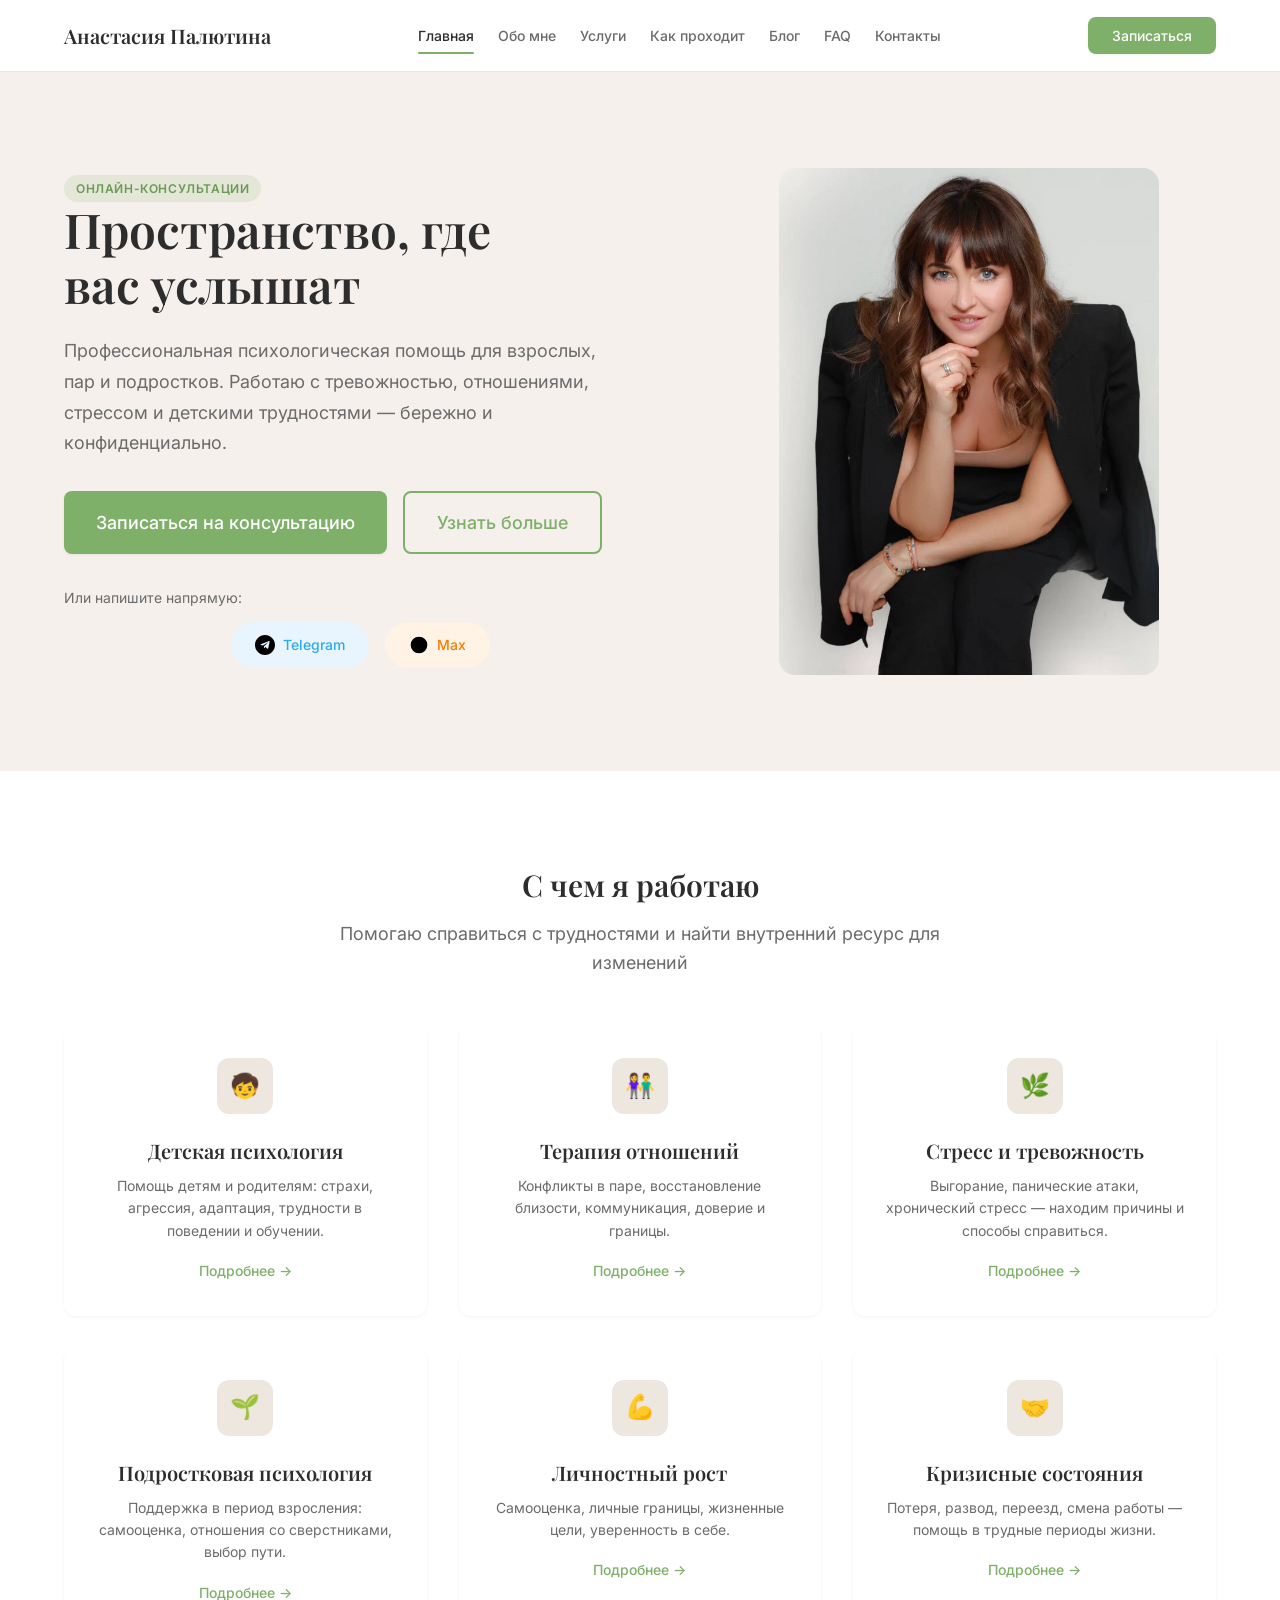
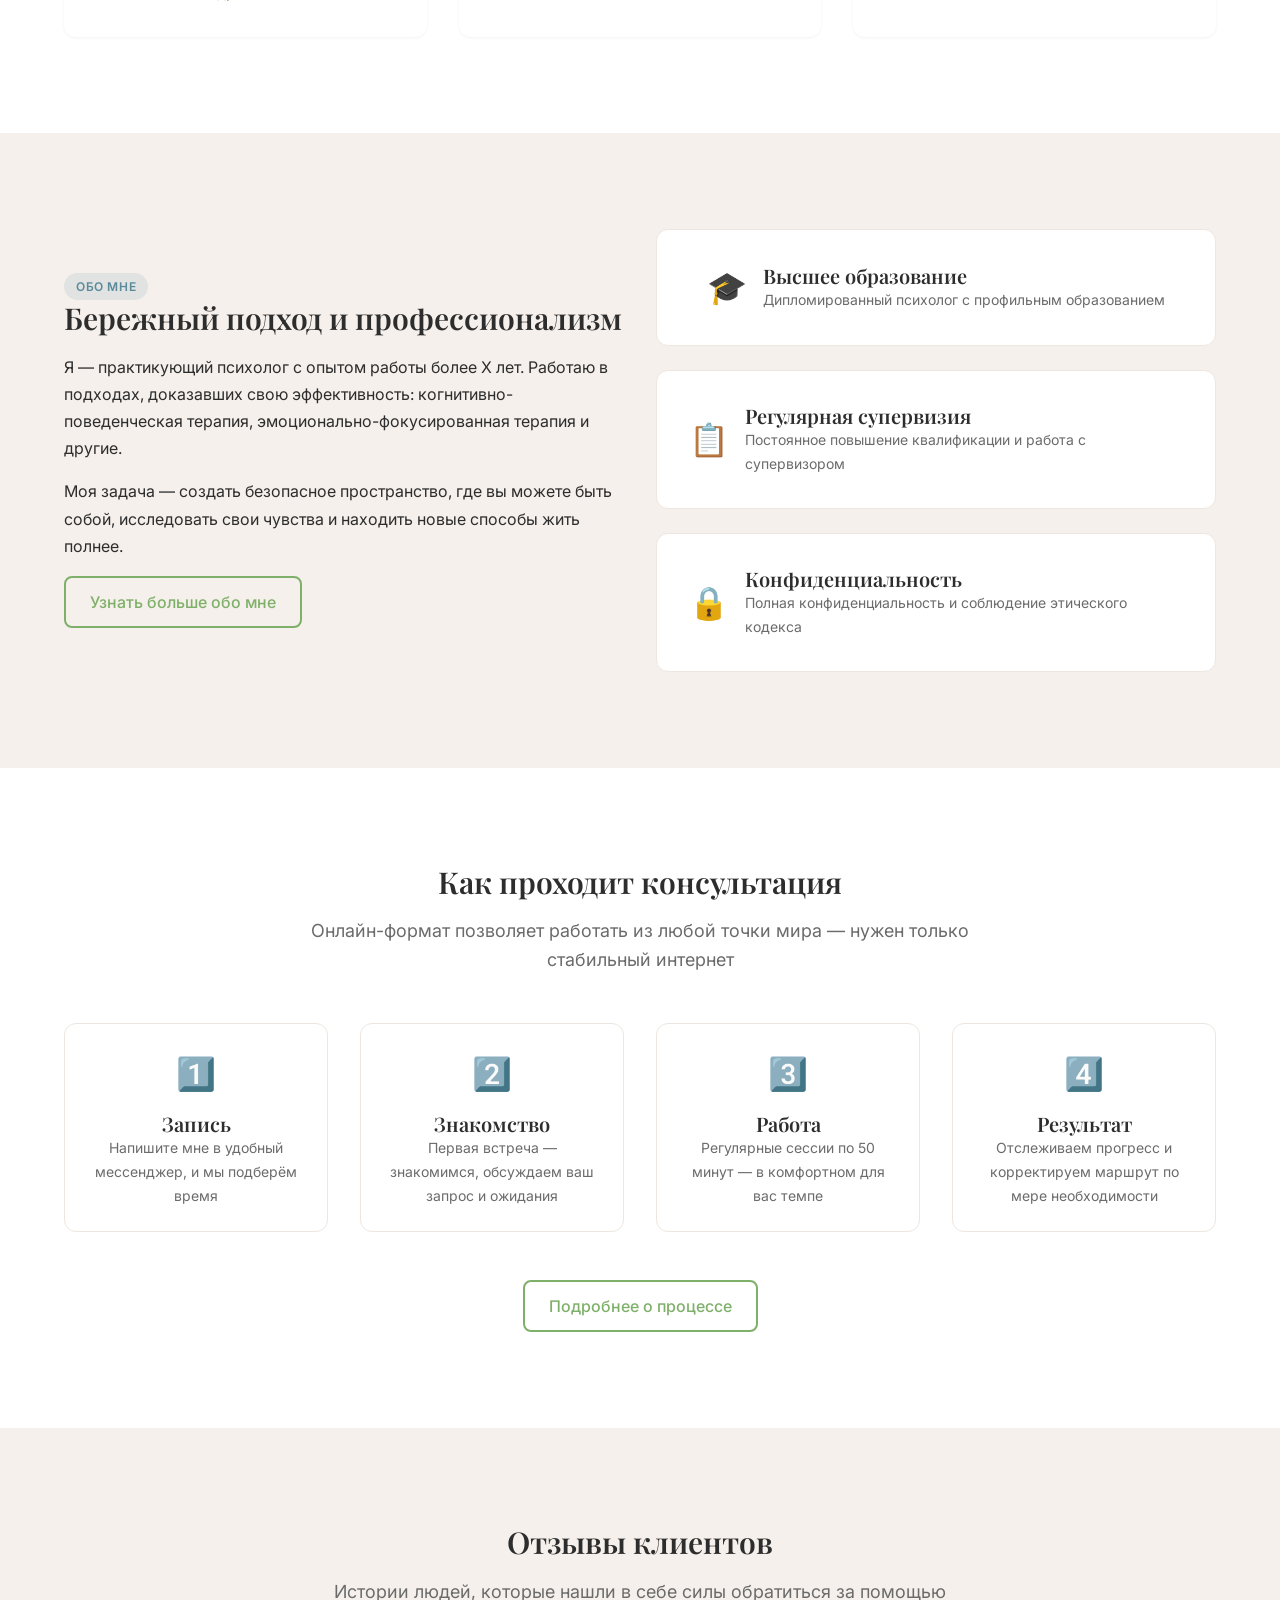
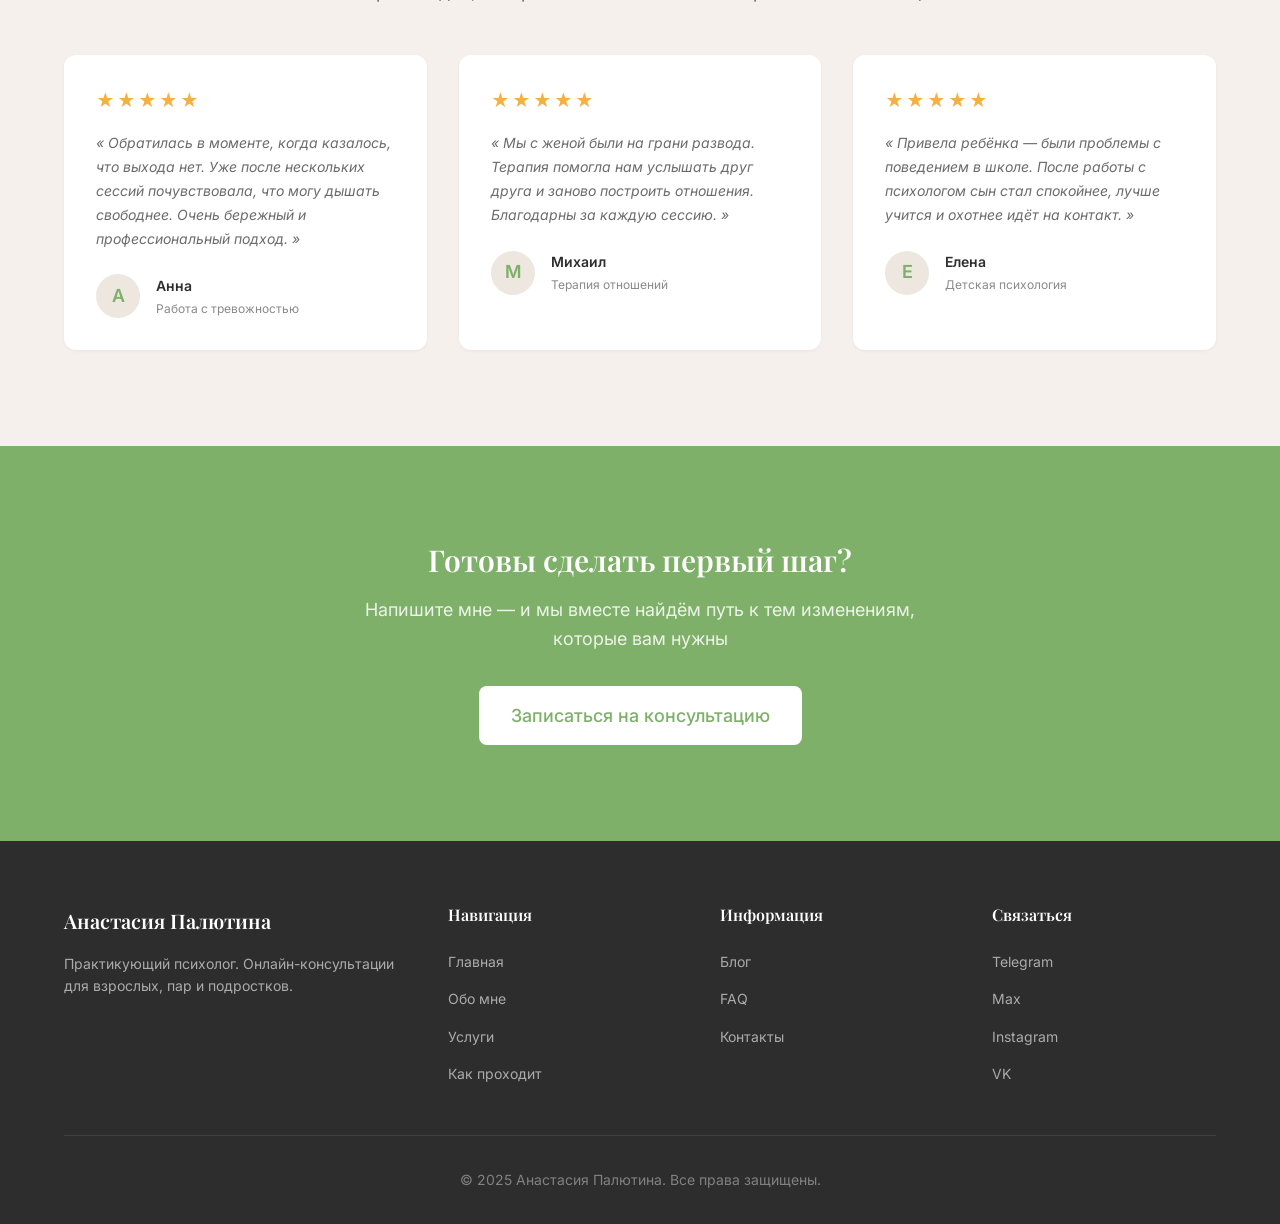
<file: index.html>
<!doctype html>
<html lang="ru">
    <head>
        <meta charset="UTF-8" />
        <meta name="viewport" content="width=device-width, initial-scale=1.0" />
        <meta
            name="description"
            content="Психолог онлайн для взрослых, пар и подростков. Детская психология, отношения, стресс. Запишитесь на консультацию через Telegram или Max."
        />
        <meta
            name="keywords"
            content="психолог онлайн, консультация психолога, детская психология, терапия отношений, работа со стрессом"
        />
        <meta
            property="og:title"
            content="Психолог онлайн — Консультации для взрослых, пар и подростков"
        />
        <meta
            property="og:description"
            content="Профессиональная психологическая помощь онлайн. Безопасное пространство для ваших чувств."
        />
        <meta property="og:type" content="website" />
        <meta property="og:url" content="/" />
        <meta property="og:locale" content="ru_RU" />
        <link rel="canonical" href="/" />
        <link rel="icon" href="img/favicon.svg" type="image/svg+xml" />
        <title>
            Психолог онлайн — Консультации для взрослых, пар и подростков
        </title>
        <script type="application/ld+json">
            {
                "@context": "https://schema.org",
                "@graph": [
                    {
                        "@type": "Person",
                        "name": "Анастасия Палютина",
                        "jobTitle": "Психолог",
                        "description": "Практикующий психолог. Онлайн-консультации для взрослых, пар и подростков.",
                        "url": "/",
                        "sameAs": [
                            "https://t.me/nastya_palyutina",
                            "https://wa.me/79001234567",
                            "https://instagram.com/username",
                            "https://vk.com/username"
                        ]
                    },
                    {
                        "@type": "ProfessionalService",
                        "name": "Психолог Анастасия Палютина",
                        "description": "Профессиональная психологическая помощь онлайн для взрослых, пар и подростков. КПТ, EFT, гуманистический подход.",
                        "url": "/",
                        "image": "/img/og-image.svg",
                        "priceRange": "$$",
                        "address": {
                            "@type": "PostalAddress",
                            "addressCountry": "RU"
                        },
                        "telephone": "+79001234567",
                        "sameAs": [
                            "https://t.me/nastya_palyutina",
                            "https://wa.me/79001234567",
                            "https://instagram.com/username",
                            "https://vk.com/username"
                        ]
                    }
                ]
            }
        </script>
        <link rel="preconnect" href="https://fonts.googleapis.com" />
        <link rel="preconnect" href="https://fonts.gstatic.com" crossorigin />
        <link
            href="https://fonts.googleapis.com/css2?family=Inter:wght@400;500;600&family=Playfair+Display:wght@500;600;700&display=swap"
            rel="stylesheet"
        />
        <link rel="stylesheet" href="css/base.css" />
        <link rel="stylesheet" href="css/components.css" />
        <link rel="stylesheet" href="css/layout.css" />
        <link rel="stylesheet" href="css/pages/home.css" />
        <link rel="stylesheet" href="css/responsive.css" />
    </head>
    <body>
        <!-- ========== HEADER ========== -->
        <header class="header">
            <div class="container header__inner">
                <a href="index.html" class="header__logo">Анастасия Палютина</a>
                <nav class="header__nav">
                    <ul class="header__nav-list">
                        <li>
                            <a
                                href="index.html"
                                class="header__nav-link header__nav-link--active"
                                >Главная</a
                            >
                        </li>
                        <li>
                            <a href="about.html" class="header__nav-link"
                                >Обо мне</a
                            >
                        </li>
                        <li>
                            <a href="services.html" class="header__nav-link"
                                >Услуги</a
                            >
                        </li>
                        <li>
                            <a href="how-it-works.html" class="header__nav-link"
                                >Как проходит</a
                            >
                        </li>
                        <li>
                            <a href="blog.html" class="header__nav-link"
                                >Блог</a
                            >
                        </li>
                        <li>
                            <a href="faq.html" class="header__nav-link">FAQ</a>
                        </li>
                        <li>
                            <a href="contact.html" class="header__nav-link"
                                >Контакты</a
                            >
                        </li>
                    </ul>
                </nav>
                <a href="contact.html" class="btn btn--primary header__cta"
                    >Записаться</a
                >
                <button class="burger" aria-label="Открыть меню">
                    <span class="burger__line"></span>
                    <span class="burger__line"></span>
                    <span class="burger__line"></span>
                </button>
            </div>
        </header>

        <!-- Mobile Menu -->
        <div class="mobile-menu">
            <ul class="mobile-menu__list">
                <li>
                    <a href="index.html" class="mobile-menu__link">Главная</a>
                </li>
                <li>
                    <a href="about.html" class="mobile-menu__link">Обо мне</a>
                </li>
                <li>
                    <a href="services.html" class="mobile-menu__link">Услуги</a>
                </li>
                <li>
                    <a href="how-it-works.html" class="mobile-menu__link"
                        >Как проходит</a
                    >
                </li>
                <li><a href="blog.html" class="mobile-menu__link">Блог</a></li>
                <li><a href="faq.html" class="mobile-menu__link">FAQ</a></li>
                <li>
                    <a href="contact.html" class="mobile-menu__link"
                        >Контакты</a
                    >
                </li>
            </ul>
            <a
                href="contact.html"
                class="btn btn--primary btn--full mobile-menu__cta"
                >Записаться на консультацию</a
            >
        </div>

        <!-- ========== HERO ========== -->
        <section class="hero">
            <div class="container">
                <div class="hero__inner">
                    <div class="hero__content">
                        <span class="badge badge--green"
                            >Онлайн-консультации</span
                        >
                        <h1 class="hero__title">
                            Пространство, где вас&nbsp;услышат
                        </h1>
                        <p class="hero__text">
                            Профессиональная психологическая помощь для
                            взрослых, пар и подростков. Работаю с тревожностью,
                            отношениями, стрессом и детскими трудностями —
                            бережно и конфиденциально.
                        </p>
                        <div class="hero__buttons">
                            <a
                                href="contact.html"
                                class="btn btn--primary btn--large"
                                >Записаться на консультацию</a
                            >
                            <a
                                href="services.html"
                                class="btn btn--secondary btn--large"
                                >Узнать больше</a
                            >
                        </div>
                        <div class="hero__messengers">
                            <p class="hero__messengers-label">
                                Или напишите напрямую:
                            </p>
                            <div class="messenger-links">
                                <a
                                    href="https://t.me/nastya_palyutina"
                                    class="messenger-link messenger-link--telegram"
                                    target="_blank"
                                    rel="noopener"
                                >
                                    <img
                                        src="img/icons/telegram.svg"
                                        alt=""
                                        class="messenger-link__icon"
                                        width="24"
                                        height="24"
                                        aria-hidden="true"
                                    />
                                    Telegram
                                </a>
                                <a
                                    href="https://wa.me/79001234567"
                                    class="messenger-link messenger-link--max"
                                    target="_blank"
                                    rel="noopener"
                                >
                                    <img
                                        src="img/icons/max.svg"
                                        alt=""
                                        class="messenger-link__icon"
                                        width="24"
                                        height="24"
                                        aria-hidden="true"
                                    />
                                    Max
                                </a>
                            </div>
                        </div>
                    </div>
                    <div class="hero__image">
                        <!-- Заглушка для фото — позже замените на своё -->
                        <img
                            src="img/Honney.jpg"
                            alt="Анастасия Палютина"
                            style="
                                width: 100%;
                                max-width: 380px;
                                aspect-ratio: 3/4;
                                object-fit: cover;
                                border-radius: var(--radius-xl);
                            "
                        />
                    </div>
                </div>
            </div>
        </section>

        <!-- ========== DIRECTIONS ========== -->
        <section class="section section--bg">
            <div class="container">
                <div class="section__header">
                    <h2 class="section__title">С чем я работаю</h2>
                    <p class="section__subtitle">
                        Помогаю справиться с трудностями и найти внутренний
                        ресурс для изменений
                    </p>
                </div>
                <div class="grid grid--3">
                    <div class="service-card">
                        <div class="service-card__icon">🧒</div>
                        <h3 class="service-card__title">Детская психология</h3>
                        <p class="service-card__text">
                            Помощь детям и родителям: страхи, агрессия,
                            адаптация, трудности в поведении и обучении.
                        </p>
                        <a href="services.html" class="service-card__link"
                            >Подробнее →</a
                        >
                    </div>
                    <div class="service-card">
                        <div class="service-card__icon">👫</div>
                        <h3 class="service-card__title">Терапия отношений</h3>
                        <p class="service-card__text">
                            Конфликты в паре, восстановление близости,
                            коммуникация, доверие и границы.
                        </p>
                        <a href="services.html" class="service-card__link"
                            >Подробнее →</a
                        >
                    </div>
                    <div class="service-card">
                        <div class="service-card__icon">🌿</div>
                        <h3 class="service-card__title">
                            Стресс и тревожность
                        </h3>
                        <p class="service-card__text">
                            Выгорание, панические атаки, хронический стресс —
                            находим причины и способы справиться.
                        </p>
                        <a href="services.html" class="service-card__link"
                            >Подробнее →</a
                        >
                    </div>
                    <div class="service-card">
                        <div class="service-card__icon">🌱</div>
                        <h3 class="service-card__title">
                            Подростковая психология
                        </h3>
                        <p class="service-card__text">
                            Поддержка в период взросления: самооценка, отношения
                            со сверстниками, выбор пути.
                        </p>
                        <a href="services.html" class="service-card__link"
                            >Подробнее →</a
                        >
                    </div>
                    <div class="service-card">
                        <div class="service-card__icon">💪</div>
                        <h3 class="service-card__title">Личностный рост</h3>
                        <p class="service-card__text">
                            Самооценка, личные границы, жизненные цели,
                            уверенность в себе.
                        </p>
                        <a href="services.html" class="service-card__link"
                            >Подробнее →</a
                        >
                    </div>
                    <div class="service-card">
                        <div class="service-card__icon">🤝</div>
                        <h3 class="service-card__title">Кризисные состояния</h3>
                        <p class="service-card__text">
                            Потеря, развод, переезд, смена работы — помощь в
                            трудные периоды жизни.
                        </p>
                        <a href="services.html" class="service-card__link"
                            >Подробнее →</a
                        >
                    </div>
                </div>
            </div>
        </section>

        <!-- ========== ABOUT PREVIEW ========== -->
        <section class="section">
            <div class="container">
                <div class="grid grid--2 grid--center">
                    <div>
                        <span class="badge badge--blue">Обо мне</span>
                        <h2 class="section__title" style="text-align: left">
                            Бережный подход и профессионализм
                        </h2>
                        <p>
                            Я — практикующий психолог с опытом работы более X
                            лет. Работаю в подходах, доказавших свою
                            эффективность: когнитивно-поведенческая терапия,
                            эмоционально-фокусированная терапия и другие.
                        </p>
                        <p>
                            Моя задача — создать безопасное пространство, где вы
                            можете быть собой, исследовать свои чувства и
                            находить новые способы жить полнее.
                        </p>
                        <a href="about.html" class="btn btn--secondary"
                            >Узнать больше обо мне</a
                        >
                    </div>
                    <div class="flex flex--column flex--gap-lg">
                        <div class="card card--flat">
                            <div class="flex flex--gap-md flex--center">
                                <span style="font-size: 2rem">🎓</span>
                                <div>
                                    <h4>Высшее образование</h4>
                                    <p
                                        style="
                                            color: var(--color-text-secondary);
                                            font-size: var(--text-sm);
                                            margin: 0;
                                        "
                                    >
                                        Дипломированный психолог с профильным
                                        образованием
                                    </p>
                                </div>
                            </div>
                        </div>
                        <div class="card card--flat">
                            <div class="flex flex--gap-md flex--center">
                                <span style="font-size: 2rem">📋</span>
                                <div>
                                    <h4>Регулярная супервизия</h4>
                                    <p
                                        style="
                                            color: var(--color-text-secondary);
                                            font-size: var(--text-sm);
                                            margin: 0;
                                        "
                                    >
                                        Постоянное повышение квалификации и
                                        работа с супервизором
                                    </p>
                                </div>
                            </div>
                        </div>
                        <div class="card card--flat">
                            <div class="flex flex--gap-md flex--center">
                                <span style="font-size: 2rem">🔒</span>
                                <div>
                                    <h4>Конфиденциальность</h4>
                                    <p
                                        style="
                                            color: var(--color-text-secondary);
                                            font-size: var(--text-sm);
                                            margin: 0;
                                        "
                                    >
                                        Полная конфиденциальность и соблюдение
                                        этического кодекса
                                    </p>
                                </div>
                            </div>
                        </div>
                    </div>
                </div>
            </div>
        </section>

        <!-- ========== HOW IT WORKS PREVIEW ========== -->
        <section class="section section--bg">
            <div class="container">
                <div class="section__header">
                    <h2 class="section__title">Как проходит консультация</h2>
                    <p class="section__subtitle">
                        Онлайн-формат позволяет работать из любой точки мира —
                        нужен только стабильный интернет
                    </p>
                </div>
                <div class="grid grid--4">
                    <div class="text-center">
                        <div
                            class="card card--flat text-center"
                            style="padding: var(--space-lg)"
                        >
                            <span style="font-size: 2rem">1️⃣</span>
                            <h4 style="margin-top: var(--space-sm)">Запись</h4>
                            <p
                                style="
                                    font-size: var(--text-sm);
                                    color: var(--color-text-secondary);
                                    margin: 0;
                                "
                            >
                                Напишите мне в удобный мессенджер, и мы подберём
                                время
                            </p>
                        </div>
                    </div>
                    <div class="text-center">
                        <div
                            class="card card--flat text-center"
                            style="padding: var(--space-lg)"
                        >
                            <span style="font-size: 2rem">2️⃣</span>
                            <h4 style="margin-top: var(--space-sm)">
                                Знакомство
                            </h4>
                            <p
                                style="
                                    font-size: var(--text-sm);
                                    color: var(--color-text-secondary);
                                    margin: 0;
                                "
                            >
                                Первая встреча — знакомимся, обсуждаем ваш
                                запрос и ожидания
                            </p>
                        </div>
                    </div>
                    <div class="text-center">
                        <div
                            class="card card--flat text-center"
                            style="padding: var(--space-lg)"
                        >
                            <span style="font-size: 2rem">3️⃣</span>
                            <h4 style="margin-top: var(--space-sm)">Работа</h4>
                            <p
                                style="
                                    font-size: var(--text-sm);
                                    color: var(--color-text-secondary);
                                    margin: 0;
                                "
                            >
                                Регулярные сессии по 50 минут — в комфортном для
                                вас темпе
                            </p>
                        </div>
                    </div>
                    <div class="text-center">
                        <div
                            class="card card--flat text-center"
                            style="padding: var(--space-lg)"
                        >
                            <span style="font-size: 2rem">4️⃣</span>
                            <h4 style="margin-top: var(--space-sm)">
                                Результат
                            </h4>
                            <p
                                style="
                                    font-size: var(--text-sm);
                                    color: var(--color-text-secondary);
                                    margin: 0;
                                "
                            >
                                Отслеживаем прогресс и корректируем маршрут по
                                мере необходимости
                            </p>
                        </div>
                    </div>
                </div>
                <div class="text-center" style="margin-top: var(--space-2xl)">
                    <a href="how-it-works.html" class="btn btn--secondary"
                        >Подробнее о процессе</a
                    >
                </div>
            </div>
        </section>

        <!-- ========== TESTIMONIALS ========== -->
        <section class="testimonials">
            <div class="container">
                <div class="section__header">
                    <h2 class="section__title">Отзывы клиентов</h2>
                    <p class="section__subtitle">
                        Истории людей, которые нашли в себе силы обратиться за
                        помощью
                    </p>
                </div>
                <div class="testimonials__grid">
                    <div class="testimonial-card">
                        <div class="testimonial-card__stars">
                            <span>★</span><span>★</span><span>★</span
                            ><span>★</span><span>★</span>
                        </div>
                        <p class="testimonial-card__text">
                            Обратилась в моменте, когда казалось, что выхода
                            нет. Уже после нескольких сессий почувствовала, что
                            могу дышать свободнее. Очень бережный и
                            профессиональный подход.
                        </p>
                        <div class="testimonial-card__author">
                            <div class="testimonial-card__avatar">А</div>
                            <div>
                                <div class="testimonial-card__name">Анна</div>
                                <div class="testimonial-card__role">
                                    Работа с тревожностью
                                </div>
                            </div>
                        </div>
                    </div>
                    <div class="testimonial-card">
                        <div class="testimonial-card__stars">
                            <span>★</span><span>★</span><span>★</span
                            ><span>★</span><span>★</span>
                        </div>
                        <p class="testimonial-card__text">
                            Мы с женой были на грани развода. Терапия помогла
                            нам услышать друг друга и заново построить
                            отношения. Благодарны за каждую сессию.
                        </p>
                        <div class="testimonial-card__author">
                            <div class="testimonial-card__avatar">М</div>
                            <div>
                                <div class="testimonial-card__name">Михаил</div>
                                <div class="testimonial-card__role">
                                    Терапия отношений
                                </div>
                            </div>
                        </div>
                    </div>
                    <div class="testimonial-card">
                        <div class="testimonial-card__stars">
                            <span>★</span><span>★</span><span>★</span
                            ><span>★</span><span>★</span>
                        </div>
                        <p class="testimonial-card__text">
                            Привела ребёнка — были проблемы с поведением в
                            школе. После работы с психологом сын стал спокойнее,
                            лучше учится и охотнее идёт на контакт.
                        </p>
                        <div class="testimonial-card__author">
                            <div class="testimonial-card__avatar">Е</div>
                            <div>
                                <div class="testimonial-card__name">Елена</div>
                                <div class="testimonial-card__role">
                                    Детская психология
                                </div>
                            </div>
                        </div>
                    </div>
                </div>
            </div>
        </section>

        <!-- ========== CTA BANNER ========== -->
        <section
            class="section"
            style="background-color: var(--color-accent-green); color: #ffffff"
        >
            <div class="container text-center">
                <h2 class="section__title" style="color: #ffffff">
                    Готовы сделать первый шаг?
                </h2>
                <p
                    class="section__subtitle"
                    style="
                        color: rgba(255, 255, 255, 0.85);
                        max-width: 560px;
                        margin: 0 auto var(--space-xl);
                    "
                >
                    Напишите мне — и мы вместе найдём путь к тем изменениям,
                    которые вам нужны
                </p>
                <a
                    href="contact.html"
                    class="btn"
                    style="
                        background-color: #ffffff;
                        color: var(--color-accent-green);
                        font-size: var(--text-lg);
                        padding: var(--space-md) var(--space-xl);
                    "
                >
                    Записаться на консультацию
                </a>
            </div>
        </section>

        <!-- ========== FOOTER ========== -->
        <footer class="footer">
            <div class="container">
                <div class="footer__inner">
                    <div class="footer__brand">
                        <div class="footer__logo">Анастасия Палютина</div>
                        <p>
                            Практикующий психолог. Онлайн-консультации для
                            взрослых, пар и подростков.
                        </p>
                    </div>
                    <div>
                        <h4 class="footer__title">Навигация</h4>
                        <ul class="footer__list">
                            <li>
                                <a href="index.html" class="footer__link"
                                    >Главная</a
                                >
                            </li>
                            <li>
                                <a href="about.html" class="footer__link"
                                    >Обо мне</a
                                >
                            </li>
                            <li>
                                <a href="services.html" class="footer__link"
                                    >Услуги</a
                                >
                            </li>
                            <li>
                                <a href="how-it-works.html" class="footer__link"
                                    >Как проходит</a
                                >
                            </li>
                        </ul>
                    </div>
                    <div>
                        <h4 class="footer__title">Информация</h4>
                        <ul class="footer__list">
                            <li>
                                <a href="blog.html" class="footer__link"
                                    >Блог</a
                                >
                            </li>
                            <li>
                                <a href="faq.html" class="footer__link">FAQ</a>
                            </li>
                            <li>
                                <a href="contact.html" class="footer__link"
                                    >Контакты</a
                                >
                            </li>
                        </ul>
                    </div>
                    <div>
                        <h4 class="footer__title">Связаться</h4>
                        <ul class="footer__list">
                            <li>
                                <a
                                    href="https://t.me/nastya_palyutina"
                                    class="footer__link"
                                    target="_blank"
                                    rel="noopener"
                                    >Telegram</a
                                >
                            </li>
                            <li>
                                <a
                                    href="https://wa.me/79001234567"
                                    class="footer__link"
                                    target="_blank"
                                    rel="noopener"
                                    >Max</a
                                >
                            </li>
                            <li>
                                <a
                                    href="https://instagram.com/username"
                                    class="footer__link"
                                    target="_blank"
                                    rel="noopener"
                                    >Instagram</a
                                >
                            </li>
                            <li>
                                <a
                                    href="https://vk.com/username"
                                    class="footer__link"
                                    target="_blank"
                                    rel="noopener"
                                    >VK</a
                                >
                            </li>
                        </ul>
                    </div>
                </div>
                <div class="footer__bottom">
                    <p>&copy; 2025 Анастасия Палютина. Все права защищены.</p>
                </div>
            </div>
        </footer>

        <script src="js/main.js"></script>
    </body>
</html>
</file>
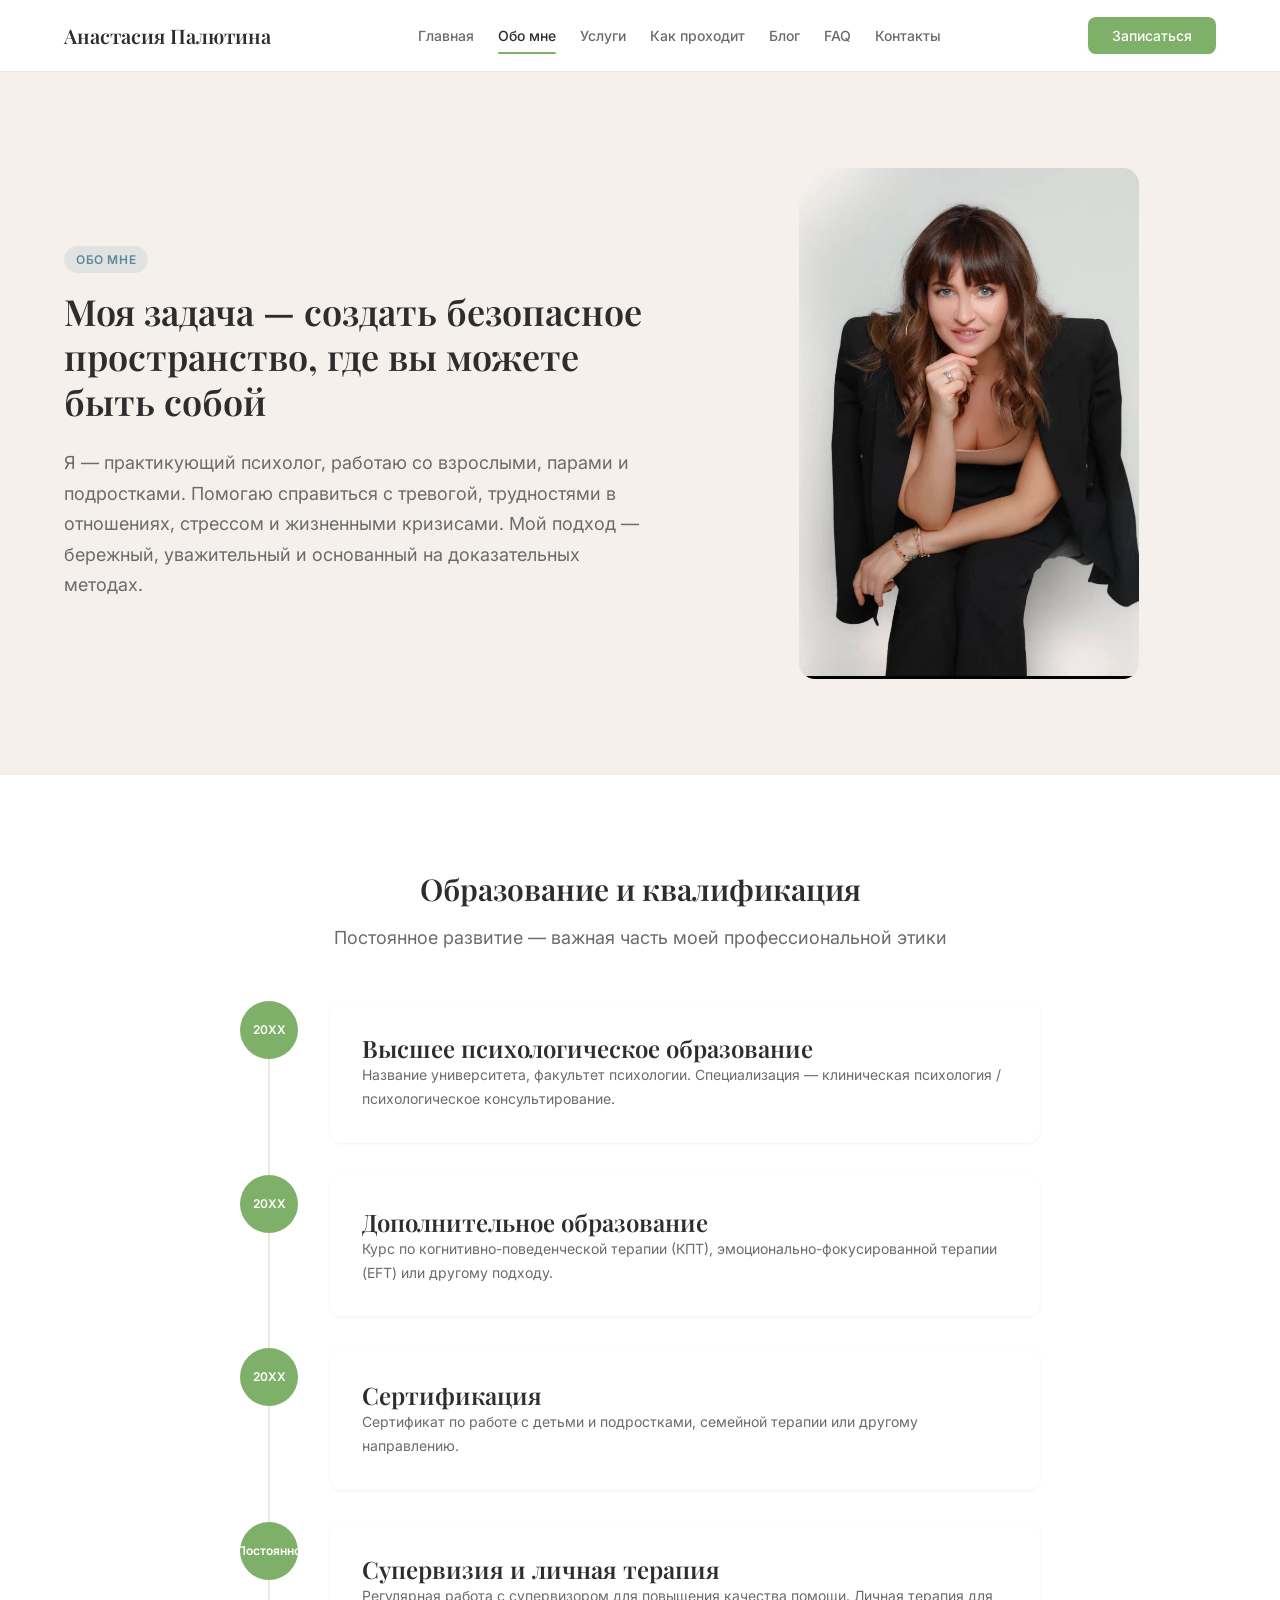
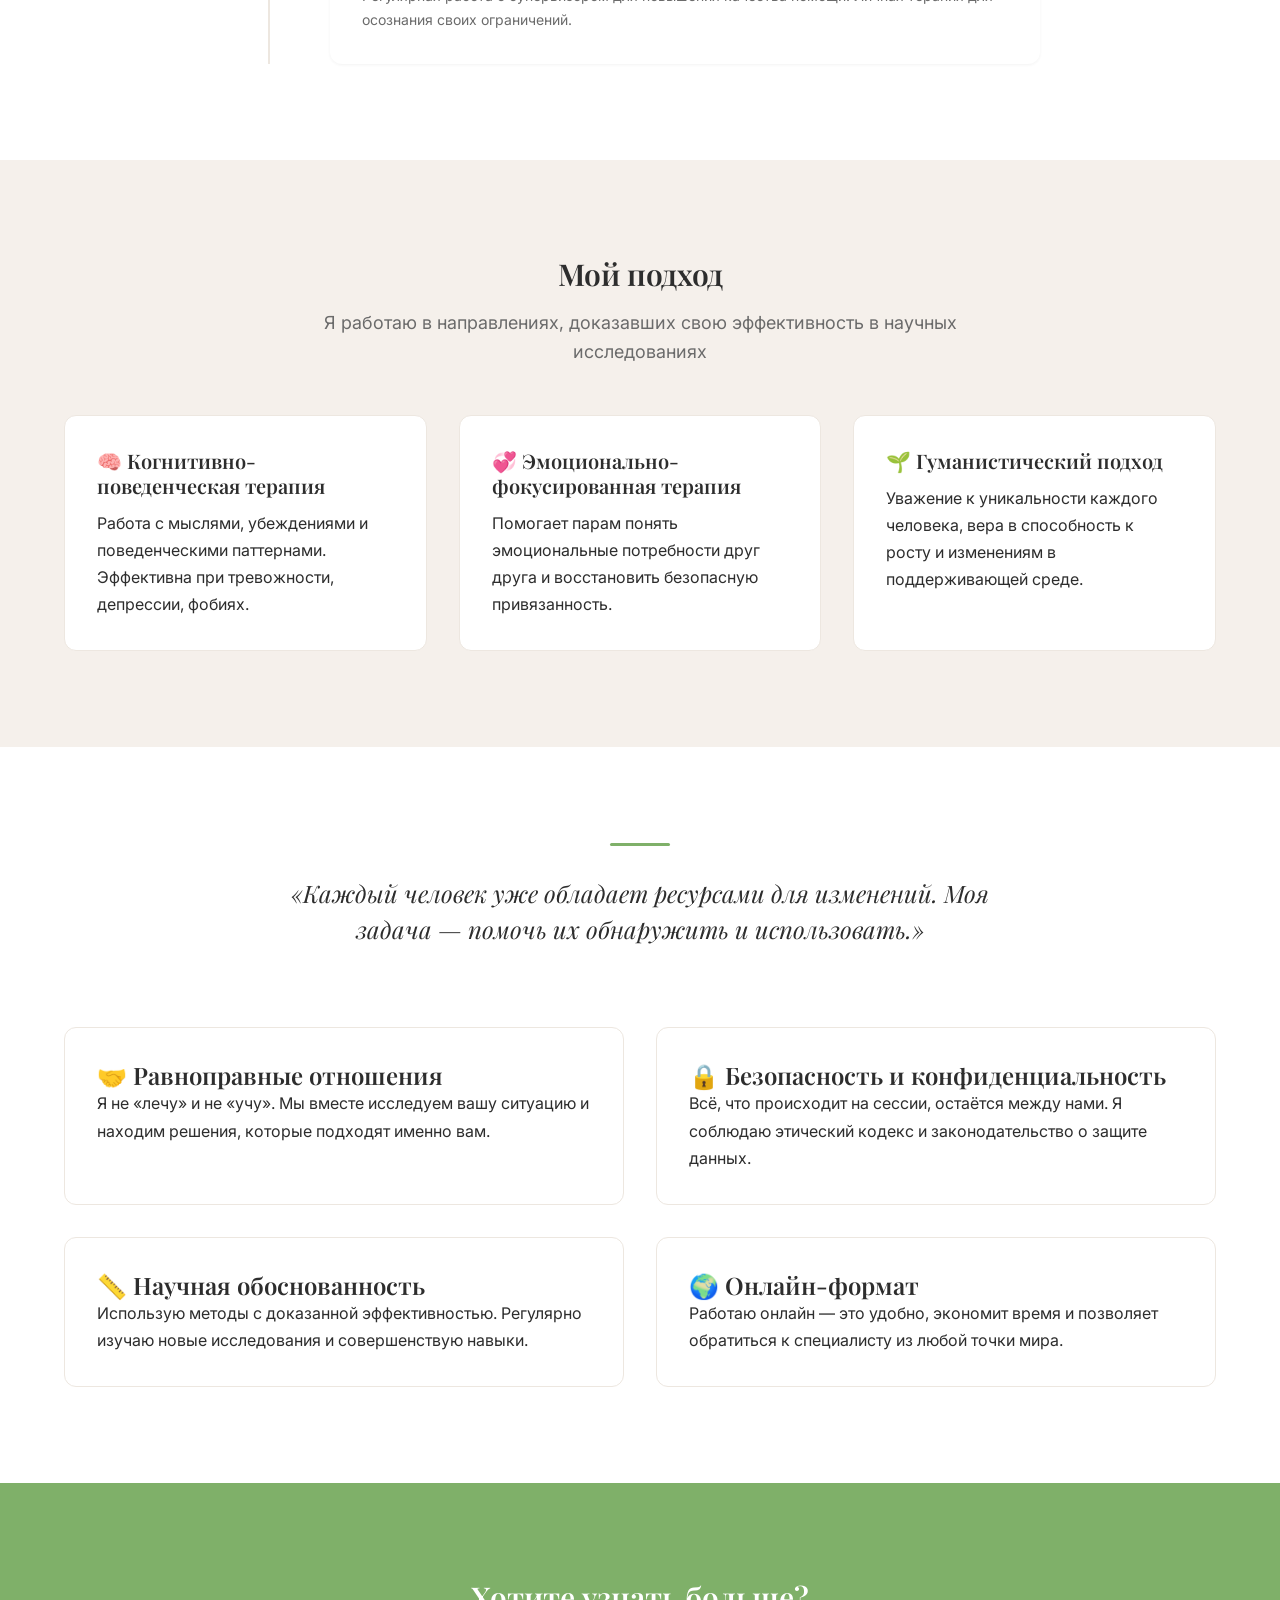
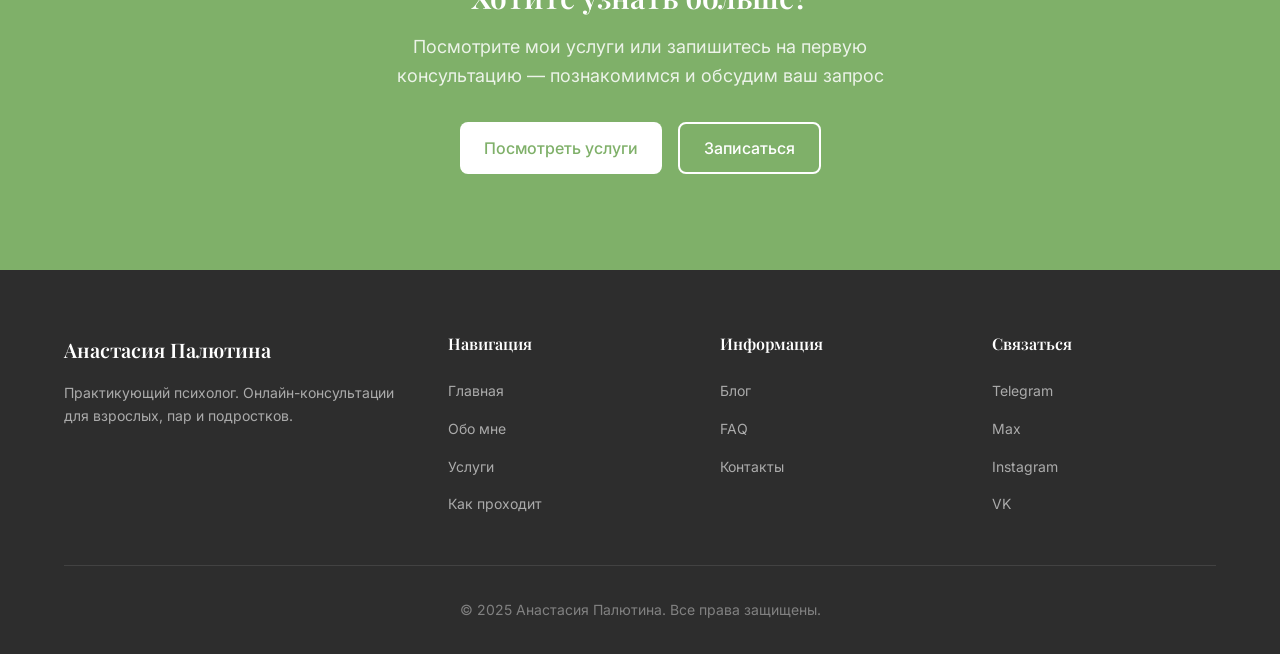
<file: about.html>
<!doctype html>
<html lang="ru">
    <head>
        <meta charset="UTF-8" />
        <meta name="viewport" content="width=device-width, initial-scale=1.0" />
        <meta
            name="description"
            content="Обо мне — образование, опыт, подход в работе психолога. Более X лет практики, регулярная супервизия, доказательные методы."
        />
        <meta property="og:title" content="Обо мне — Психолог онлайн" />
        <meta
            property="og:description"
            content="Образование, опыт и подход в работе"
        />
        <meta property="og:type" content="website" />
        <meta property="og:url" content="/about.html" />
        <meta property="og:locale" content="ru_RU" />
        <link rel="canonical" href="/about.html" />
        <link rel="icon" href="img/favicon.svg" type="image/svg+xml" />
        <title>Обо мне — Психолог онлайн</title>
        <script type="application/ld+json">
            {
                "@context": "https://schema.org",
                "@type": "Person",
                "name": "Анастасия Палютина",
                "jobTitle": "Психолог",
                "description": "Практикующий психолог, работаю со взрослыми, парами и подростками. Помогаю справиться с тревогой, трудностями в отношениях, стрессом и жизненными кризисами.",
                "url": "/about.html",
                "sameAs": [
                    "https://t.me/nastya_palyutina",
                    "https://wa.me/79001234567",
                    "https://instagram.com/username",
                    "https://vk.com/username"
                ]
            }
        </script>
        <link rel="preconnect" href="https://fonts.googleapis.com" />
        <link rel="preconnect" href="https://fonts.gstatic.com" crossorigin />
        <link
            href="https://fonts.googleapis.com/css2?family=Inter:wght@400;500;600&family=Playfair+Display:wght@500;600;700&display=swap"
            rel="stylesheet"
        />
        <link rel="stylesheet" href="css/base.css" />
        <link rel="stylesheet" href="css/components.css" />
        <link rel="stylesheet" href="css/layout.css" />
        <link rel="stylesheet" href="css/pages/about.css" />
        <link rel="stylesheet" href="css/responsive.css" />
    </head>
    <body>
        <!-- ========== HEADER ========== -->
        <header class="header">
            <div class="container header__inner">
                <a href="index.html" class="header__logo">Анастасия Палютина</a>
                <nav class="header__nav">
                    <ul class="header__nav-list">
                        <li>
                            <a href="index.html" class="header__nav-link"
                                >Главная</a
                            >
                        </li>
                        <li>
                            <a
                                href="about.html"
                                class="header__nav-link header__nav-link--active"
                                >Обо мне</a
                            >
                        </li>
                        <li>
                            <a href="services.html" class="header__nav-link"
                                >Услуги</a
                            >
                        </li>
                        <li>
                            <a href="how-it-works.html" class="header__nav-link"
                                >Как проходит</a
                            >
                        </li>
                        <li>
                            <a href="blog.html" class="header__nav-link"
                                >Блог</a
                            >
                        </li>
                        <li>
                            <a href="faq.html" class="header__nav-link">FAQ</a>
                        </li>
                        <li>
                            <a href="contact.html" class="header__nav-link"
                                >Контакты</a
                            >
                        </li>
                    </ul>
                </nav>
                <a href="contact.html" class="btn btn--primary header__cta"
                    >Записаться</a
                >
                <button class="burger" aria-label="Открыть меню">
                    <span class="burger__line"></span>
                    <span class="burger__line"></span>
                    <span class="burger__line"></span>
                </button>
            </div>
        </header>

        <!-- Mobile Menu -->
        <div class="mobile-menu">
            <ul class="mobile-menu__list">
                <li>
                    <a href="index.html" class="mobile-menu__link">Главная</a>
                </li>
                <li>
                    <a href="about.html" class="mobile-menu__link">Обо мне</a>
                </li>
                <li>
                    <a href="services.html" class="mobile-menu__link">Услуги</a>
                </li>
                <li>
                    <a href="how-it-works.html" class="mobile-menu__link"
                        >Как проходит</a
                    >
                </li>
                <li><a href="blog.html" class="mobile-menu__link">Блог</a></li>
                <li><a href="faq.html" class="mobile-menu__link">FAQ</a></li>
                <li>
                    <a href="contact.html" class="mobile-menu__link"
                        >Контакты</a
                    >
                </li>
            </ul>
            <a
                href="contact.html"
                class="btn btn--primary btn--full mobile-menu__cta"
                >Записаться на консультацию</a
            >
        </div>

        <!-- ========== HERO ========== -->
        <section class="page-hero">
            <div class="container">
                <div class="page-hero__inner">
                    <div class="page-hero__content">
                        <span class="badge badge--blue">Обо мне</span>
                        <h1>
                            Моя задача — создать безопасное пространство, где вы
                            можете быть собой
                        </h1>
                        <p>
                            Я — практикующий психолог, работаю со взрослыми,
                            парами и подростками. Помогаю справиться с тревогой,
                            трудностями в отношениях, стрессом и жизненными
                            кризисами. Мой подход — бережный, уважительный и
                            основанный на доказательных методах.
                        </p>
                    </div>
                    <div class="page-hero__image">
                        <img
                            src="img/Honney.jpg"
                            alt="Анастасия Палютина"
                            style="
                                width: 100%;
                                max-width: 340px;
                                border-radius: var(--radius-xl);
                                object-fit: cover;
                            "
                        />
                    </div>
                </div>
            </div>
        </section>

        <!-- ========== EDUCATION ========== -->
        <section class="section section--bg">
            <div class="container">
                <div class="section__header">
                    <h2 class="section__title">Образование и квалификация</h2>
                    <p class="section__subtitle">
                        Постоянное развитие — важная часть моей профессиональной
                        этики
                    </p>
                </div>
                <div class="timeline">
                    <div class="timeline__item">
                        <div class="timeline__year">20XX</div>
                        <div class="timeline__content card">
                            <h3>Высшее психологическое образование</h3>
                            <p>
                                Название университета, факультет психологии.
                                Специализация — клиническая психология /
                                психологическое консультирование.
                            </p>
                        </div>
                    </div>
                    <div class="timeline__item">
                        <div class="timeline__year">20XX</div>
                        <div class="timeline__content card">
                            <h3>Дополнительное образование</h3>
                            <p>
                                Курс по когнитивно-поведенческой терапии (КПТ),
                                эмоционально-фокусированной терапии (EFT) или
                                другому подходу.
                            </p>
                        </div>
                    </div>
                    <div class="timeline__item">
                        <div class="timeline__year">20XX</div>
                        <div class="timeline__content card">
                            <h3>Сертификация</h3>
                            <p>
                                Сертификат по работе с детьми и подростками,
                                семейной терапии или другому направлению.
                            </p>
                        </div>
                    </div>
                    <div class="timeline__item">
                        <div class="timeline__year">Постоянно</div>
                        <div class="timeline__content card">
                            <h3>Супервизия и личная терапия</h3>
                            <p>
                                Регулярная работа с супервизором для повышения
                                качества помощи. Личная терапия для осознания
                                своих ограничений.
                            </p>
                        </div>
                    </div>
                </div>
            </div>
        </section>

        <!-- ========== APPROACH ========== -->
        <section class="section">
            <div class="container">
                <div class="section__header">
                    <h2 class="section__title">Мой подход</h2>
                    <p class="section__subtitle">
                        Я работаю в направлениях, доказавших свою эффективность
                        в научных исследованиях
                    </p>
                </div>
                <div class="grid grid--3">
                    <div class="card card--flat">
                        <h3
                            style="
                                font-size: var(--text-xl);
                                margin-bottom: var(--space-sm);
                            "
                        >
                            🧠 Когнитивно-поведенческая терапия
                        </h3>
                        <p>
                            Работа с мыслями, убеждениями и поведенческими
                            паттернами. Эффективна при тревожности, депрессии,
                            фобиях.
                        </p>
                    </div>
                    <div class="card card--flat">
                        <h3
                            style="
                                font-size: var(--text-xl);
                                margin-bottom: var(--space-sm);
                            "
                        >
                            💞 Эмоционально-фокусированная терапия
                        </h3>
                        <p>
                            Помогает парам понять эмоциональные потребности друг
                            друга и восстановить безопасную привязанность.
                        </p>
                    </div>
                    <div class="card card--flat">
                        <h3
                            style="
                                font-size: var(--text-xl);
                                margin-bottom: var(--space-sm);
                            "
                        >
                            🌱 Гуманистический подход
                        </h3>
                        <p>
                            Уважение к уникальности каждого человека, вера в
                            способность к росту и изменениям в поддерживающей
                            среде.
                        </p>
                    </div>
                </div>
            </div>
        </section>

        <!-- ========== PHILOSOPHY ========== -->
        <section class="section section--bg">
            <div class="container">
                <div class="philosophy">
                    <blockquote class="philosophy__quote">
                        «Каждый человек уже обладает ресурсами для изменений.
                        Моя задача — помочь их обнаружить и использовать.»
                    </blockquote>
                    <div
                        class="grid grid--2"
                        style="margin-top: var(--space-2xl)"
                    >
                        <div class="card card--flat">
                            <h3>🤝 Равноправные отношения</h3>
                            <p>
                                Я не «лечу» и не «учу». Мы вместе исследуем вашу
                                ситуацию и находим решения, которые подходят
                                именно вам.
                            </p>
                        </div>
                        <div class="card card--flat">
                            <h3>🔒 Безопасность и конфиденциальность</h3>
                            <p>
                                Всё, что происходит на сессии, остаётся между
                                нами. Я соблюдаю этический кодекс и
                                законодательство о защите данных.
                            </p>
                        </div>
                        <div class="card card--flat">
                            <h3>📏 Научная обоснованность</h3>
                            <p>
                                Использую методы с доказанной эффективностью.
                                Регулярно изучаю новые исследования и
                                совершенствую навыки.
                            </p>
                        </div>
                        <div class="card card--flat">
                            <h3>🌍 Онлайн-формат</h3>
                            <p>
                                Работаю онлайн — это удобно, экономит время и
                                позволяет обратиться к специалисту из любой
                                точки мира.
                            </p>
                        </div>
                    </div>
                </div>
            </div>
        </section>

        <!-- ========== CTA ========== -->
        <section
            class="section"
            style="background-color: var(--color-accent-green); color: #ffffff"
        >
            <div class="container text-center">
                <h2 class="section__title" style="color: #ffffff">
                    Хотите узнать больше?
                </h2>
                <p
                    class="section__subtitle"
                    style="
                        color: rgba(255, 255, 255, 0.85);
                        max-width: 560px;
                        margin: 0 auto var(--space-xl);
                    "
                >
                    Посмотрите мои услуги или запишитесь на первую консультацию
                    — познакомимся и обсудим ваш запрос
                </p>
                <div
                    style="
                        display: flex;
                        gap: var(--space-md);
                        justify-content: center;
                        flex-wrap: wrap;
                    "
                >
                    <a
                        href="services.html"
                        class="btn"
                        style="
                            background-color: #ffffff;
                            color: var(--color-accent-green);
                        "
                        >Посмотреть услуги</a
                    >
                    <a
                        href="contact.html"
                        class="btn btn--secondary"
                        style="border-color: #ffffff; color: #ffffff"
                        >Записаться</a
                    >
                </div>
            </div>
        </section>

        <!-- ========== FOOTER ========== -->
        <footer class="footer">
            <div class="container">
                <div class="footer__inner">
                    <div class="footer__brand">
                        <div class="footer__logo">Анастасия Палютина</div>
                        <p>
                            Практикующий психолог. Онлайн-консультации для
                            взрослых, пар и подростков.
                        </p>
                    </div>
                    <div>
                        <h4 class="footer__title">Навигация</h4>
                        <ul class="footer__list">
                            <li>
                                <a href="index.html" class="footer__link"
                                    >Главная</a
                                >
                            </li>
                            <li>
                                <a href="about.html" class="footer__link"
                                    >Обо мне</a
                                >
                            </li>
                            <li>
                                <a href="services.html" class="footer__link"
                                    >Услуги</a
                                >
                            </li>
                            <li>
                                <a href="how-it-works.html" class="footer__link"
                                    >Как проходит</a
                                >
                            </li>
                        </ul>
                    </div>
                    <div>
                        <h4 class="footer__title">Информация</h4>
                        <ul class="footer__list">
                            <li>
                                <a href="blog.html" class="footer__link"
                                    >Блог</a
                                >
                            </li>
                            <li>
                                <a href="faq.html" class="footer__link">FAQ</a>
                            </li>
                            <li>
                                <a href="contact.html" class="footer__link"
                                    >Контакты</a
                                >
                            </li>
                        </ul>
                    </div>
                    <div>
                        <h4 class="footer__title">Связаться</h4>
                        <ul class="footer__list">
                            <li>
                                <a
                                    href="https://t.me/nastya_palyutina"
                                    class="footer__link"
                                    target="_blank"
                                    rel="noopener"
                                    >Telegram</a
                                >
                            </li>
                            <li>
                                <a
                                    href="https://wa.me/79001234567"
                                    class="footer__link"
                                    target="_blank"
                                    rel="noopener"
                                    >Max</a
                                >
                            </li>
                            <li>
                                <a
                                    href="https://instagram.com/username"
                                    class="footer__link"
                                    target="_blank"
                                    rel="noopener"
                                    >Instagram</a
                                >
                            </li>
                            <li>
                                <a
                                    href="https://vk.com/username"
                                    class="footer__link"
                                    target="_blank"
                                    rel="noopener"
                                    >VK</a
                                >
                            </li>
                        </ul>
                    </div>
                </div>
                <div class="footer__bottom">
                    <p>&copy; 2025 Анастасия Палютина. Все права защищены.</p>
                </div>
            </div>
        </footer>

        <script src="js/main.js"></script>
    </body>
</html>
</file>
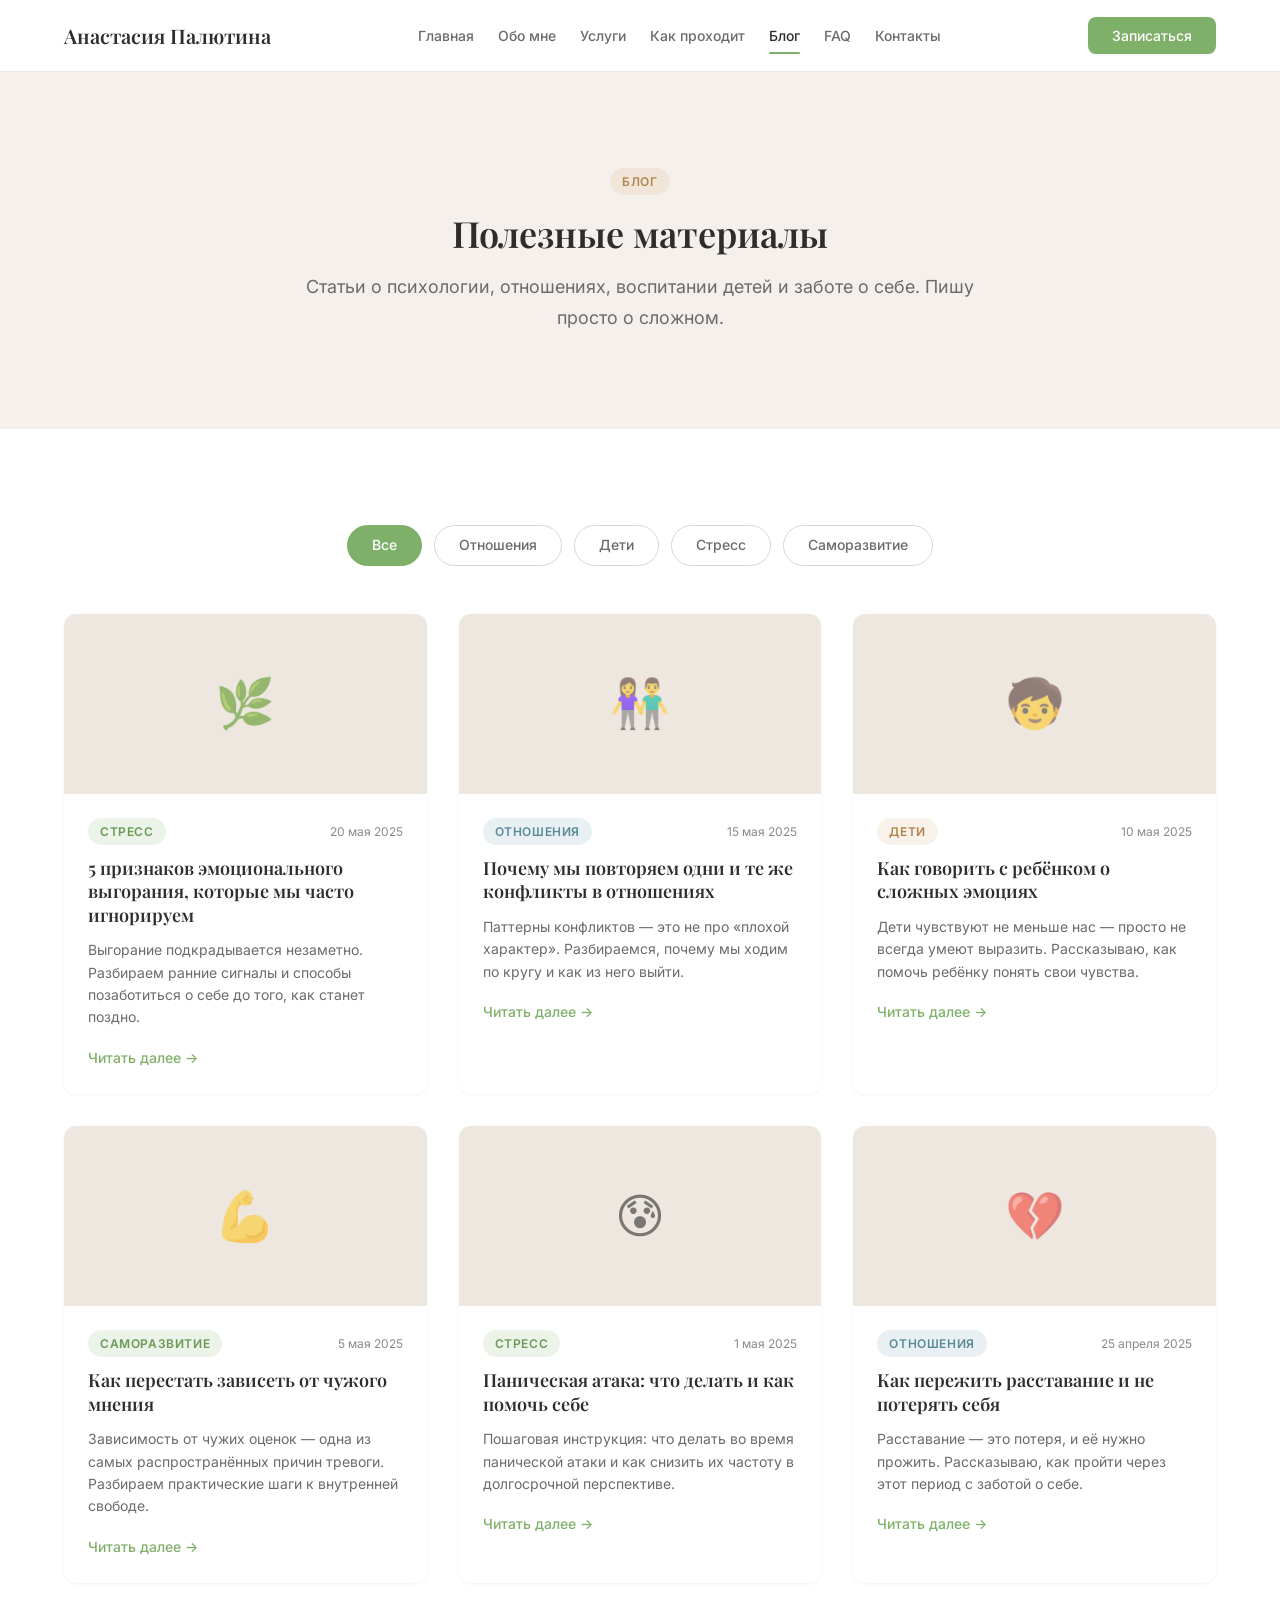
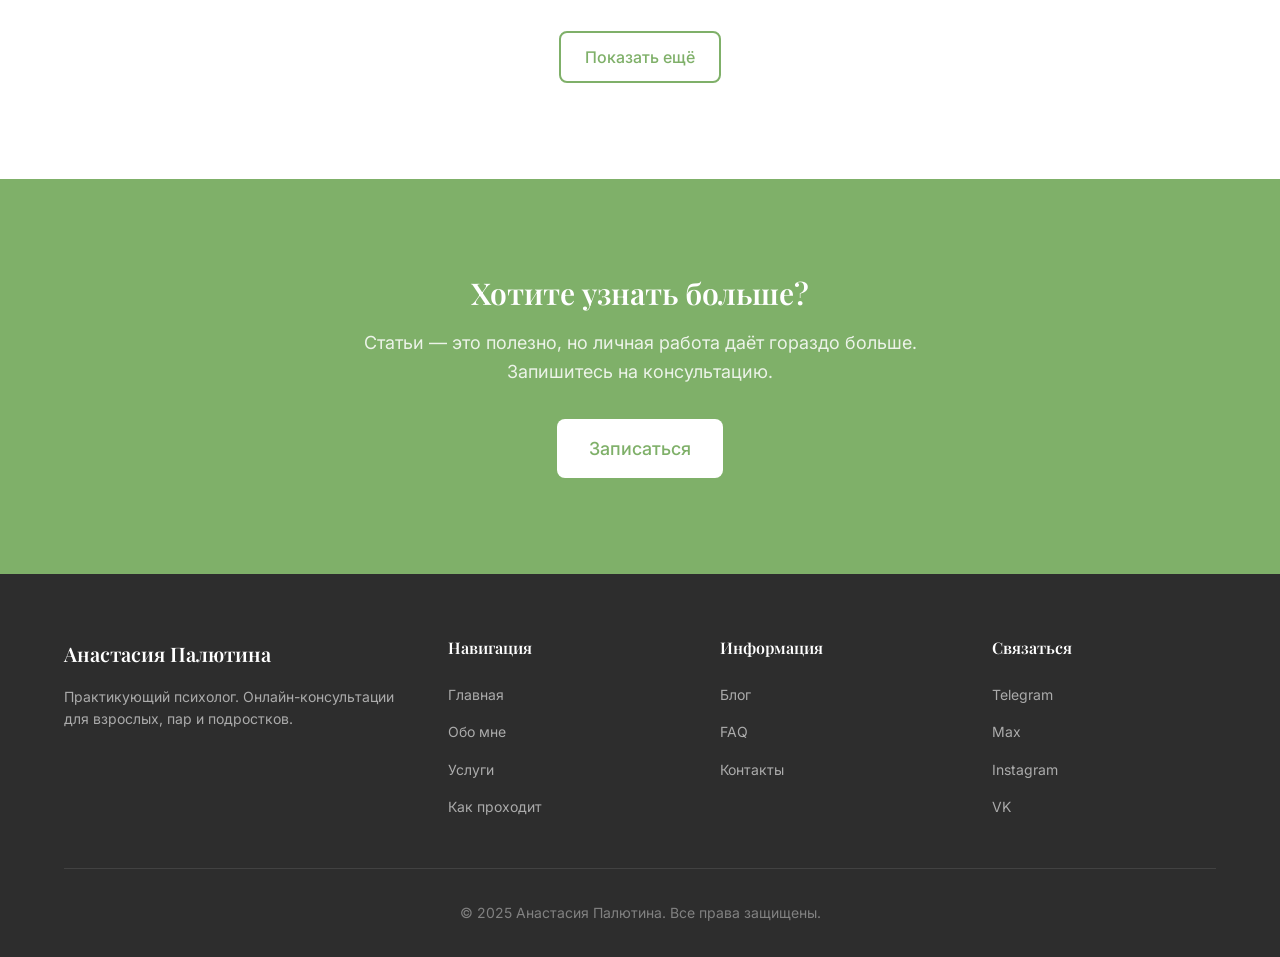
<file: blog.html>
<!doctype html>
<html lang="ru">
    <head>
        <meta charset="UTF-8" />
        <meta name="viewport" content="width=device-width, initial-scale=1.0" />
        <meta
            name="description"
            content="Блог психолога: статьи о детской психологии, отношениях, стрессе и саморазвитии. Полезные материалы для взрослых и родителей."
        />
        <meta property="og:title" content="Блог — Психолог онлайн" />
        <meta
            property="og:description"
            content="Статьи о психологии, отношениях, воспитании детей и заботе о себе. Практические советы от практикующего психолога."
        />
        <meta property="og:type" content="website" />
        <meta property="og:url" content="/blog.html" />
        <meta property="og:locale" content="ru_RU" />
        <link rel="canonical" href="/blog.html" />
        <link rel="icon" href="img/favicon.svg" type="image/svg+xml" />
        <title>Блог — Психолог онлайн</title>
        <script type="application/ld+json">
            {
                "@context": "https://schema.org",
                "@type": "Person",
                "name": "Анастасия Палютина",
                "jobTitle": "Психолог",
                "description": "Практикующий психолог. Онлайн-консультации для взрослых, пар и подростков.",
                "url": "/blog.html",
                "sameAs": [
                    "https://t.me/nastya_palyutina",
                    "https://wa.me/79001234567",
                    "https://instagram.com/username",
                    "https://vk.com/username"
                ]
            }
        </script>
        <link rel="preconnect" href="https://fonts.googleapis.com" />
        <link rel="preconnect" href="https://fonts.gstatic.com" crossorigin />
        <link
            href="https://fonts.googleapis.com/css2?family=Inter:wght@400;500;600&family=Playfair+Display:wght@500;600;700&display=swap"
            rel="stylesheet"
        />
        <link rel="stylesheet" href="css/base.css" />
        <link rel="stylesheet" href="css/components.css" />
        <link rel="stylesheet" href="css/layout.css" />
        <link rel="stylesheet" href="css/pages/blog.css" />
        <link rel="stylesheet" href="css/responsive.css" />
    </head>
    <body>
        <header class="header">
            <div class="container header__inner">
                <a href="index.html" class="header__logo">Анастасия Палютина</a>
                <nav class="header__nav">
                    <ul class="header__nav-list">
                        <li>
                            <a href="index.html" class="header__nav-link"
                                >Главная</a
                            >
                        </li>
                        <li>
                            <a href="about.html" class="header__nav-link"
                                >Обо мне</a
                            >
                        </li>
                        <li>
                            <a href="services.html" class="header__nav-link"
                                >Услуги</a
                            >
                        </li>
                        <li>
                            <a href="how-it-works.html" class="header__nav-link"
                                >Как проходит</a
                            >
                        </li>
                        <li>
                            <a
                                href="blog.html"
                                class="header__nav-link header__nav-link--active"
                                >Блог</a
                            >
                        </li>
                        <li>
                            <a href="faq.html" class="header__nav-link">FAQ</a>
                        </li>
                        <li>
                            <a href="contact.html" class="header__nav-link"
                                >Контакты</a
                            >
                        </li>
                    </ul>
                </nav>
                <a href="contact.html" class="btn btn--primary header__cta"
                    >Записаться</a
                >
                <button class="burger" aria-label="Открыть меню">
                    <span class="burger__line"></span
                    ><span class="burger__line"></span
                    ><span class="burger__line"></span>
                </button>
            </div>
        </header>

        <div class="mobile-menu">
            <ul class="mobile-menu__list">
                <li>
                    <a href="index.html" class="mobile-menu__link">Главная</a>
                </li>
                <li>
                    <a href="about.html" class="mobile-menu__link">Обо мне</a>
                </li>
                <li>
                    <a href="services.html" class="mobile-menu__link">Услуги</a>
                </li>
                <li>
                    <a href="how-it-works.html" class="mobile-menu__link"
                        >Как проходит</a
                    >
                </li>
                <li><a href="blog.html" class="mobile-menu__link">Блог</a></li>
                <li><a href="faq.html" class="mobile-menu__link">FAQ</a></li>
                <li>
                    <a href="contact.html" class="mobile-menu__link"
                        >Контакты</a
                    >
                </li>
            </ul>
            <a
                href="contact.html"
                class="btn btn--primary btn--full mobile-menu__cta"
                >Записаться на консультацию</a
            >
        </div>

        <section class="page-hero">
            <div class="container">
                <div class="page-hero__center">
                    <span class="badge badge--warm">Блог</span>
                    <h1>Полезные материалы</h1>
                    <p>
                        Статьи о психологии, отношениях, воспитании детей и
                        заботе о себе. Пишу просто о сложном.
                    </p>
                </div>
            </div>
        </section>

        <section class="section section--bg">
            <div class="container">
                <div class="blog-filters">
                    <button
                        class="blog-filter-btn blog-filter-btn--active"
                        data-filter="all"
                    >
                        Все
                    </button>
                    <button class="blog-filter-btn" data-filter="relationships">
                        Отношения
                    </button>
                    <button class="blog-filter-btn" data-filter="children">
                        Дети
                    </button>
                    <button class="blog-filter-btn" data-filter="stress">
                        Стресс
                    </button>
                    <button class="blog-filter-btn" data-filter="self">
                        Саморазвитие
                    </button>
                </div>

                <div class="blog-grid">
                    <article class="blog-card" data-category="stress">
                        <div class="blog-card__image">
                            <div class="blog-card__placeholder">🌿</div>
                        </div>
                        <div class="blog-card__content">
                            <div class="blog-card__meta">
                                <span class="badge badge--green">Стресс</span>
                                <span class="blog-card__date">20 мая 2025</span>
                            </div>
                            <h3 class="blog-card__title">
                                5 признаков эмоционального выгорания, которые мы
                                часто игнорируем
                            </h3>
                            <p class="blog-card__excerpt">
                                Выгорание подкрадывается незаметно. Разбираем
                                ранние сигналы и способы позаботиться о себе до
                                того, как станет поздно.
                            </p>
                            <a href="#" class="blog-card__link"
                                >Читать далее →</a
                            >
                        </div>
                    </article>

                    <article class="blog-card" data-category="relationships">
                        <div class="blog-card__image">
                            <div class="blog-card__placeholder">👫</div>
                        </div>
                        <div class="blog-card__content">
                            <div class="blog-card__meta">
                                <span class="badge badge--blue">Отношения</span>
                                <span class="blog-card__date">15 мая 2025</span>
                            </div>
                            <h3 class="blog-card__title">
                                Почему мы повторяем одни и те же конфликты в
                                отношениях
                            </h3>
                            <p class="blog-card__excerpt">
                                Паттерны конфликтов — это не про «плохой
                                характер». Разбираемся, почему мы ходим по кругу
                                и как из него выйти.
                            </p>
                            <a href="#" class="blog-card__link"
                                >Читать далее →</a
                            >
                        </div>
                    </article>

                    <article class="blog-card" data-category="children">
                        <div class="blog-card__image">
                            <div class="blog-card__placeholder">🧒</div>
                        </div>
                        <div class="blog-card__content">
                            <div class="blog-card__meta">
                                <span class="badge badge--warm">Дети</span>
                                <span class="blog-card__date">10 мая 2025</span>
                            </div>
                            <h3 class="blog-card__title">
                                Как говорить с ребёнком о сложных эмоциях
                            </h3>
                            <p class="blog-card__excerpt">
                                Дети чувствуют не меньше нас — просто не всегда
                                умеют выразить. Рассказываю, как помочь ребёнку
                                понять свои чувства.
                            </p>
                            <a href="#" class="blog-card__link"
                                >Читать далее →</a
                            >
                        </div>
                    </article>

                    <article class="blog-card" data-category="self">
                        <div class="blog-card__image">
                            <div class="blog-card__placeholder">💪</div>
                        </div>
                        <div class="blog-card__content">
                            <div class="blog-card__meta">
                                <span class="badge badge--green"
                                    >Саморазвитие</span
                                >
                                <span class="blog-card__date">5 мая 2025</span>
                            </div>
                            <h3 class="blog-card__title">
                                Как перестать зависеть от чужого мнения
                            </h3>
                            <p class="blog-card__excerpt">
                                Зависимость от чужих оценок — одна из самых
                                распространённых причин тревоги. Разбираем
                                практические шаги к внутренней свободе.
                            </p>
                            <a href="#" class="blog-card__link"
                                >Читать далее →</a
                            >
                        </div>
                    </article>

                    <article class="blog-card" data-category="stress">
                        <div class="blog-card__image">
                            <div class="blog-card__placeholder">😰</div>
                        </div>
                        <div class="blog-card__content">
                            <div class="blog-card__meta">
                                <span class="badge badge--green">Стресс</span>
                                <span class="blog-card__date">1 мая 2025</span>
                            </div>
                            <h3 class="blog-card__title">
                                Паническая атака: что делать и как помочь себе
                            </h3>
                            <p class="blog-card__excerpt">
                                Пошаговая инструкция: что делать во время
                                панической атаки и как снизить их частоту в
                                долгосрочной перспективе.
                            </p>
                            <a href="#" class="blog-card__link"
                                >Читать далее →</a
                            >
                        </div>
                    </article>

                    <article class="blog-card" data-category="relationships">
                        <div class="blog-card__image">
                            <div class="blog-card__placeholder">💔</div>
                        </div>
                        <div class="blog-card__content">
                            <div class="blog-card__meta">
                                <span class="badge badge--blue">Отношения</span>
                                <span class="blog-card__date"
                                    >25 апреля 2025</span
                                >
                            </div>
                            <h3 class="blog-card__title">
                                Как пережить расставание и не потерять себя
                            </h3>
                            <p class="blog-card__excerpt">
                                Расставание — это потеря, и её нужно прожить.
                                Рассказываю, как пройти через этот период с
                                заботой о себе.
                            </p>
                            <a href="#" class="blog-card__link"
                                >Читать далее →</a
                            >
                        </div>
                    </article>
                </div>

                <div class="text-center" style="margin-top: var(--space-2xl)">
                    <button class="btn btn--secondary">Показать ещё</button>
                </div>
            </div>
        </section>

        <section
            class="section"
            style="background-color: var(--color-accent-green); color: #ffffff"
        >
            <div class="container text-center">
                <h2 class="section__title" style="color: #ffffff">
                    Хотите узнать больше?
                </h2>
                <p
                    class="section__subtitle"
                    style="
                        color: rgba(255, 255, 255, 0.85);
                        max-width: 560px;
                        margin: 0 auto var(--space-xl);
                    "
                >
                    Статьи — это полезно, но личная работа даёт гораздо больше.
                    Запишитесь на консультацию.
                </p>
                <a
                    href="contact.html"
                    class="btn"
                    style="
                        background-color: #ffffff;
                        color: var(--color-accent-green);
                        font-size: var(--text-lg);
                        padding: var(--space-md) var(--space-xl);
                    "
                    >Записаться</a
                >
            </div>
        </section>

        <footer class="footer">
            <div class="container">
                <div class="footer__inner">
                    <div class="footer__brand">
                        <div class="footer__logo">Анастасия Палютина</div>
                        <p>
                            Практикующий психолог. Онлайн-консультации для
                            взрослых, пар и подростков.
                        </p>
                    </div>
                    <div>
                        <h4 class="footer__title">Навигация</h4>
                        <ul class="footer__list">
                            <li>
                                <a href="index.html" class="footer__link"
                                    >Главная</a
                                >
                            </li>
                            <li>
                                <a href="about.html" class="footer__link"
                                    >Обо мне</a
                                >
                            </li>
                            <li>
                                <a href="services.html" class="footer__link"
                                    >Услуги</a
                                >
                            </li>
                            <li>
                                <a href="how-it-works.html" class="footer__link"
                                    >Как проходит</a
                                >
                            </li>
                        </ul>
                    </div>
                    <div>
                        <h4 class="footer__title">Информация</h4>
                        <ul class="footer__list">
                            <li>
                                <a href="blog.html" class="footer__link"
                                    >Блог</a
                                >
                            </li>
                            <li>
                                <a href="faq.html" class="footer__link">FAQ</a>
                            </li>
                            <li>
                                <a href="contact.html" class="footer__link"
                                    >Контакты</a
                                >
                            </li>
                        </ul>
                    </div>
                    <div>
                        <h4 class="footer__title">Связаться</h4>
                        <ul class="footer__list">
                            <li>
                                <a
                                    href="https://t.me/nastya_palyutina"
                                    class="footer__link"
                                    target="_blank"
                                    rel="noopener"
                                    >Telegram</a
                                >
                            </li>
                            <li>
                                <a
                                    href="https://wa.me/79001234567"
                                    class="footer__link"
                                    target="_blank"
                                    rel="noopener"
                                    >Max</a
                                >
                            </li>
                            <li>
                                <a
                                    href="https://instagram.com/username"
                                    class="footer__link"
                                    target="_blank"
                                    rel="noopener"
                                    >Instagram</a
                                >
                            </li>
                            <li>
                                <a
                                    href="https://vk.com/username"
                                    class="footer__link"
                                    target="_blank"
                                    rel="noopener"
                                    >VK</a
                                >
                            </li>
                        </ul>
                    </div>
                </div>
                <div class="footer__bottom">
                    <p>&copy; 2025 Анастасия Палютина. Все права защищены.</p>
                </div>
            </div>
        </footer>

        <script src="js/main.js"></script>
        <script>
            // Blog filter
            (function () {
                const buttons = document.querySelectorAll(".blog-filter-btn");
                const cards = document.querySelectorAll(".blog-card");

                buttons.forEach(function (btn) {
                    btn.addEventListener("click", function () {
                        buttons.forEach(function (b) {
                            b.classList.remove("blog-filter-btn--active");
                        });
                        btn.classList.add("blog-filter-btn--active");

                        const filter = btn.dataset.filter;

                        cards.forEach(function (card) {
                            if (
                                filter === "all" ||
                                card.dataset.category === filter
                            ) {
                                card.style.display = "";
                            } else {
                                card.style.display = "none";
                            }
                        });
                    });
                });
            })();
        </script>
    </body>
</html>
</file>
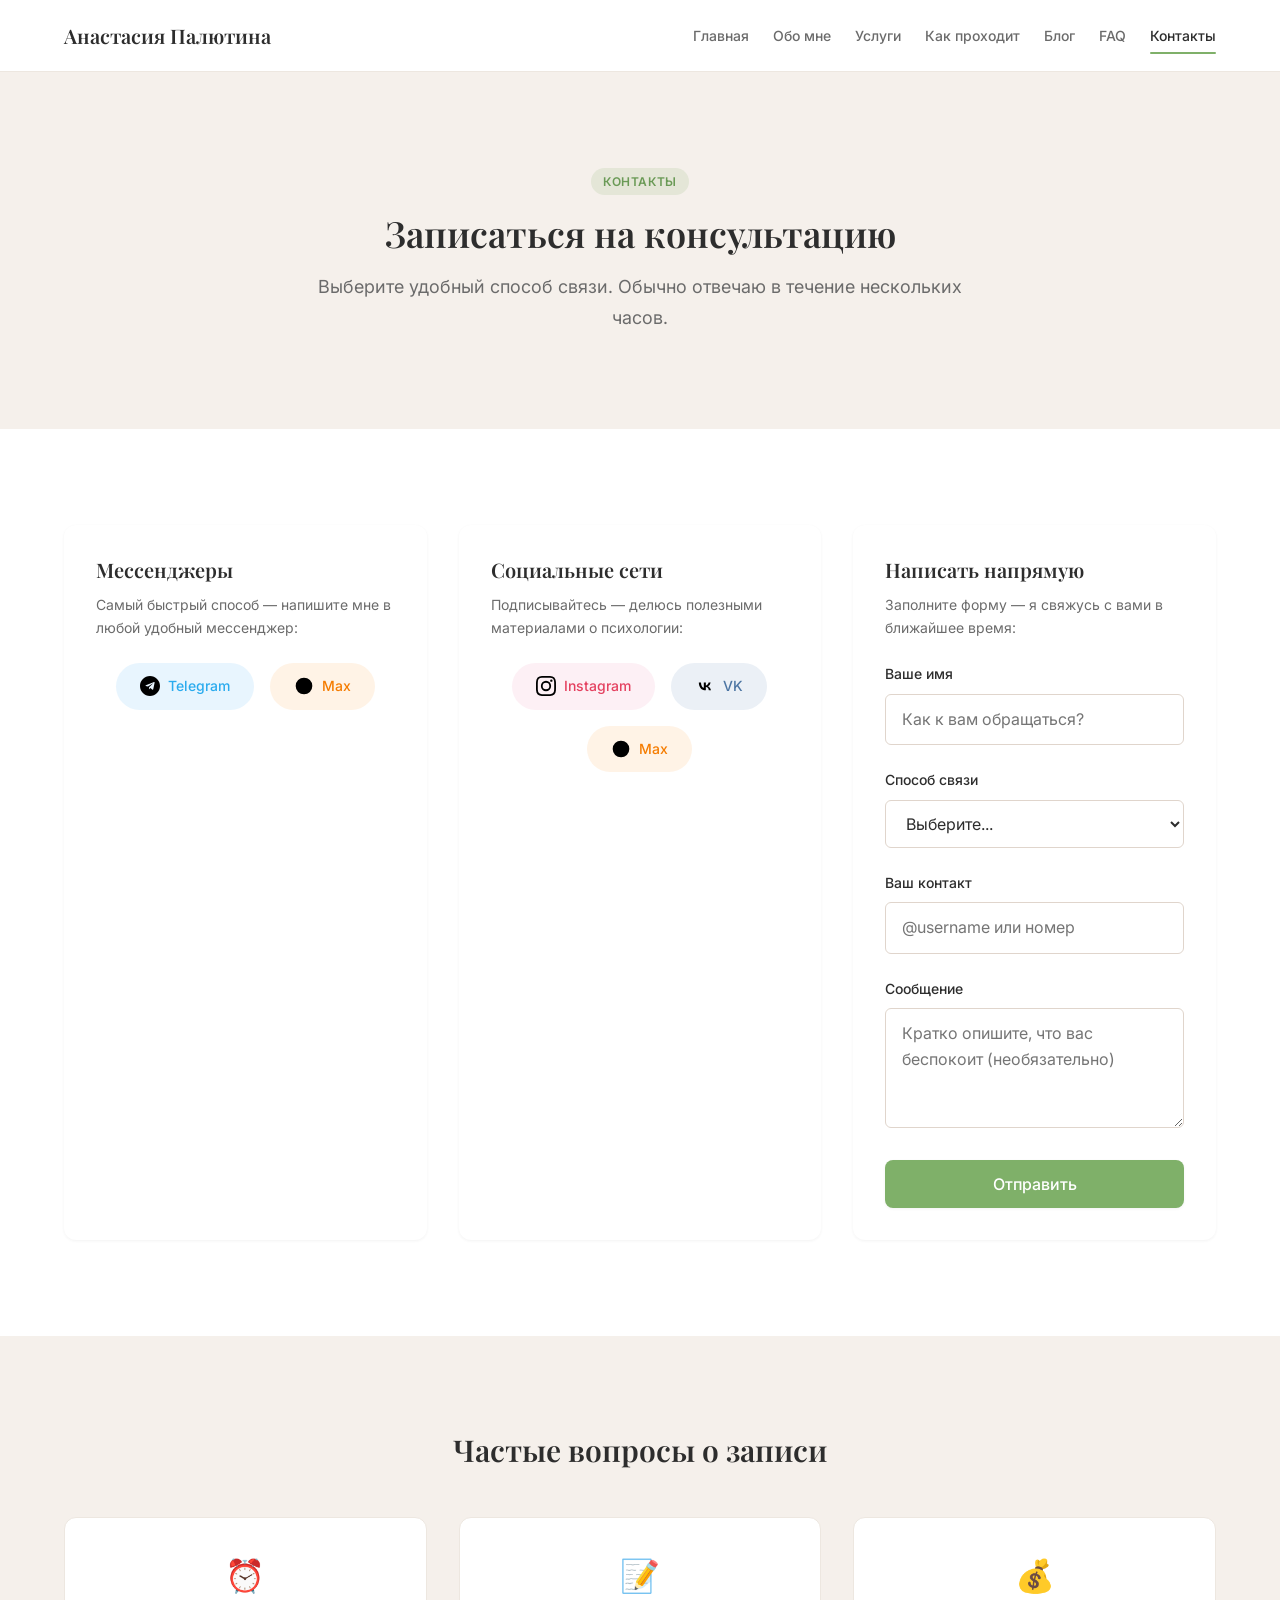
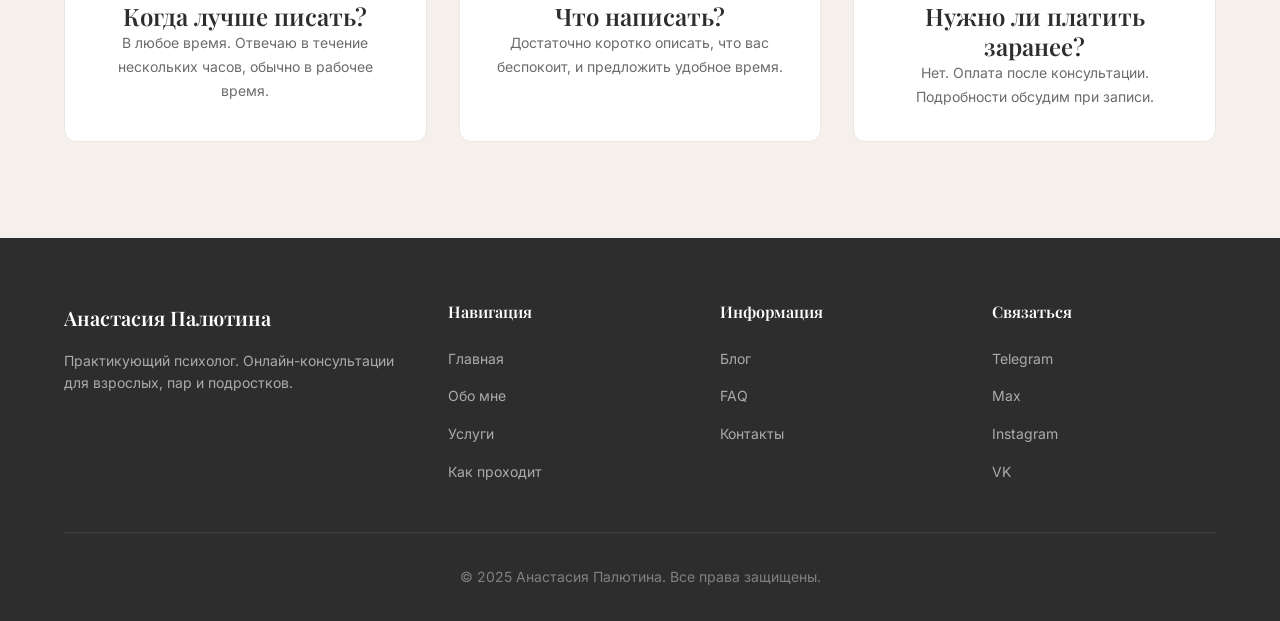
<file: contact.html>
<!doctype html>
<html lang="ru">
    <head>
        <meta charset="UTF-8" />
        <meta name="viewport" content="width=device-width, initial-scale=1.0" />
        <meta
            name="description"
            content="Записаться на консультацию к психологу онлайн. Telegram, Instagram, VK, Max — выберите удобный способ связи."
        />
        <meta property="og:title" content="Контакты — Психолог онлайн" />
        <meta
            property="og:description"
            content="Записаться на консультацию к психологу онлайн. Мессенджеры, социальные сети и форма обратной связи."
        />
        <meta property="og:type" content="website" />
        <meta property="og:url" content="/contact.html" />
        <meta property="og:locale" content="ru_RU" />
        <link rel="canonical" href="/contact.html" />
        <link rel="icon" href="img/favicon.svg" type="image/svg+xml" />
        <title>Контакты — Психолог онлайн</title>
        <script type="application/ld+json">
            {
                "@context": "https://schema.org",
                "@type": "Person",
                "name": "Анастасия Палютина",
                "jobTitle": "Психолог",
                "description": "Практикующий психолог. Онлайн-консультации для взрослых, пар и подростков.",
                "url": "/contact.html",
                "sameAs": [
                    "https://t.me/nastya_palyutina",
                    "https://wa.me/79001234567",
                    "https://instagram.com/username",
                    "https://vk.com/username"
                ]
            }
        </script>
        <link rel="preconnect" href="https://fonts.googleapis.com" />
        <link rel="preconnect" href="https://fonts.gstatic.com" crossorigin />
        <link
            href="https://fonts.googleapis.com/css2?family=Inter:wght@400;500;600&family=Playfair+Display:wght@500;600;700&display=swap"
            rel="stylesheet"
        />
        <link rel="stylesheet" href="css/base.css" />
        <link rel="stylesheet" href="css/components.css" />
        <link rel="stylesheet" href="css/layout.css" />
        <link rel="stylesheet" href="css/pages/contact.css" />
        <link rel="stylesheet" href="css/responsive.css" />
    </head>
    <body>
        <header class="header">
            <div class="container header__inner">
                <a href="index.html" class="header__logo">Анастасия Палютина</a>
                <nav class="header__nav">
                    <ul class="header__nav-list">
                        <li>
                            <a href="index.html" class="header__nav-link"
                                >Главная</a
                            >
                        </li>
                        <li>
                            <a href="about.html" class="header__nav-link"
                                >Обо мне</a
                            >
                        </li>
                        <li>
                            <a href="services.html" class="header__nav-link"
                                >Услуги</a
                            >
                        </li>
                        <li>
                            <a href="how-it-works.html" class="header__nav-link"
                                >Как проходит</a
                            >
                        </li>
                        <li>
                            <a href="blog.html" class="header__nav-link"
                                >Блог</a
                            >
                        </li>
                        <li>
                            <a href="faq.html" class="header__nav-link">FAQ</a>
                        </li>
                        <li>
                            <a
                                href="contact.html"
                                class="header__nav-link header__nav-link--active"
                                >Контакты</a
                            >
                        </li>
                    </ul>
                </nav>
                <button class="burger" aria-label="Открыть меню">
                    <span class="burger__line"></span
                    ><span class="burger__line"></span
                    ><span class="burger__line"></span>
                </button>
            </div>
        </header>

        <div class="mobile-menu">
            <ul class="mobile-menu__list">
                <li>
                    <a href="index.html" class="mobile-menu__link">Главная</a>
                </li>
                <li>
                    <a href="about.html" class="mobile-menu__link">Обо мне</a>
                </li>
                <li>
                    <a href="services.html" class="mobile-menu__link">Услуги</a>
                </li>
                <li>
                    <a href="how-it-works.html" class="mobile-menu__link"
                        >Как проходит</a
                    >
                </li>
                <li><a href="blog.html" class="mobile-menu__link">Блог</a></li>
                <li><a href="faq.html" class="mobile-menu__link">FAQ</a></li>
                <li>
                    <a href="contact.html" class="mobile-menu__link"
                        >Контакты</a
                    >
                </li>
            </ul>
        </div>

        <section class="page-hero">
            <div class="container">
                <div class="page-hero__center">
                    <span class="badge badge--green">Контакты</span>
                    <h1>Записаться на консультацию</h1>
                    <p>
                        Выберите удобный способ связи. Обычно отвечаю в течение
                        нескольких часов.
                    </p>
                </div>
            </div>
        </section>

        <section class="section section--bg">
            <div class="container">
                <div class="contact-grid">
                    <div class="contact-card">
                        <h3>Мессенджеры</h3>
                        <p>
                            Самый быстрый способ — напишите мне в любой удобный
                            мессенджер:
                        </p>
                        <div
                            class="messenger-links"
                            style="margin-top: var(--space-lg)"
                        >
                            <a
                                href="https://t.me/nastya_palyutina"
                                class="messenger-link messenger-link--telegram"
                                target="_blank"
                                rel="noopener"
                            >
                                <img
                                    src="img/icons/telegram.svg"
                                    alt=""
                                    class="messenger-link__icon"
                                    width="24"
                                    height="24"
                                    aria-hidden="true"
                                />
                                Telegram
                            </a>
                            <a
                                href="https://wa.me/79001234567"
                                class="messenger-link messenger-link--max"
                                target="_blank"
                                rel="noopener"
                            >
                                <img
                                    src="img/icons/max.svg"
                                    alt=""
                                    class="messenger-link__icon"
                                    width="24"
                                    height="24"
                                    aria-hidden="true"
                                />
                                Max
                            </a>
                        </div>
                    </div>

                    <div class="contact-card">
                        <h3>Социальные сети</h3>
                        <p>
                            Подписывайтесь — делюсь полезными материалами о
                            психологии:
                        </p>
                        <div
                            class="messenger-links"
                            style="margin-top: var(--space-lg)"
                        >
                            <a
                                href="https://instagram.com/username"
                                class="messenger-link messenger-link--instagram"
                                target="_blank"
                                rel="noopener"
                            >
                                <img
                                    src="img/icons/instagram.svg"
                                    alt=""
                                    class="messenger-link__icon"
                                    width="24"
                                    height="24"
                                    aria-hidden="true"
                                />
                                Instagram
                            </a>
                            <a
                                href="https://vk.com/username"
                                class="messenger-link messenger-link--vk"
                                target="_blank"
                                rel="noopener"
                            >
                                <img
                                    src="img/icons/vk.svg"
                                    alt=""
                                    class="messenger-link__icon"
                                    width="24"
                                    height="24"
                                    aria-hidden="true"
                                />
                                VK
                            </a>
                            <a
                                href="#"
                                class="messenger-link messenger-link--max"
                                target="_blank"
                                rel="noopener"
                            >
                                <img
                                    src="img/icons/max.svg"
                                    alt=""
                                    class="messenger-link__icon"
                                    width="24"
                                    height="24"
                                    aria-hidden="true"
                                />
                                Max
                            </a>
                        </div>
                    </div>

                    <div class="contact-card">
                        <h3>Написать напрямую</h3>
                        <p>
                            Заполните форму — я свяжусь с вами в ближайшее
                            время:
                        </p>
                        <form class="form" style="margin-top: var(--space-lg)">
                            <div class="form__group">
                                <label for="name" class="form__label"
                                    >Ваше имя</label
                                >
                                <input
                                    type="text"
                                    id="name"
                                    class="form__input"
                                    placeholder="Как к вам обращаться?"
                                    required
                                />
                            </div>
                            <div class="form__group">
                                <label for="contact-method" class="form__label"
                                    >Способ связи</label
                                >
                                <select
                                    id="contact-method"
                                    class="form__select"
                                    required
                                >
                                    <option value="">Выберите...</option>
                                    <option value="telegram">Telegram</option>
                                    <option value="max">Max</option>
                                    <option value="email">Email</option>
                                </select>
                            </div>
                            <div class="form__group">
                                <label for="contact-value" class="form__label"
                                    >Ваш контакт</label
                                >
                                <input
                                    type="text"
                                    id="contact-value"
                                    class="form__input"
                                    placeholder="@username или номер"
                                    required
                                />
                            </div>
                            <div class="form__group">
                                <label for="message" class="form__label"
                                    >Сообщение</label
                                >
                                <textarea
                                    id="message"
                                    class="form__textarea"
                                    placeholder="Кратко опишите, что вас беспокоит (необязательно)"
                                ></textarea>
                            </div>
                            <button
                                type="submit"
                                class="btn btn--primary btn--full"
                            >
                                Отправить
                            </button>
                        </form>
                    </div>
                </div>
            </div>
        </section>

        <section class="section">
            <div class="container">
                <div class="section__header">
                    <h2 class="section__title">Частые вопросы о записи</h2>
                </div>
                <div class="grid grid--3">
                    <div class="card card--flat text-center">
                        <span style="font-size: 2rem">⏰</span>
                        <h3>Когда лучше писать?</h3>
                        <p
                            style="
                                font-size: var(--text-sm);
                                color: var(--color-text-secondary);
                                margin: 0;
                            "
                        >
                            В любое время. Отвечаю в течение нескольких часов,
                            обычно в рабочее время.
                        </p>
                    </div>
                    <div class="card card--flat text-center">
                        <span style="font-size: 2rem">📝</span>
                        <h3>Что написать?</h3>
                        <p
                            style="
                                font-size: var(--text-sm);
                                color: var(--color-text-secondary);
                                margin: 0;
                            "
                        >
                            Достаточно коротко описать, что вас беспокоит, и
                            предложить удобное время.
                        </p>
                    </div>
                    <div class="card card--flat text-center">
                        <span style="font-size: 2rem">💰</span>
                        <h3>Нужно ли платить заранее?</h3>
                        <p
                            style="
                                font-size: var(--text-sm);
                                color: var(--color-text-secondary);
                                margin: 0;
                            "
                        >
                            Нет. Оплата после консультации. Подробности обсудим
                            при записи.
                        </p>
                    </div>
                </div>
            </div>
        </section>

        <footer class="footer">
            <div class="container">
                <div class="footer__inner">
                    <div class="footer__brand">
                        <div class="footer__logo">Анастасия Палютина</div>
                        <p>
                            Практикующий психолог. Онлайн-консультации для
                            взрослых, пар и подростков.
                        </p>
                    </div>
                    <div>
                        <h4 class="footer__title">Навигация</h4>
                        <ul class="footer__list">
                            <li>
                                <a href="index.html" class="footer__link"
                                    >Главная</a
                                >
                            </li>
                            <li>
                                <a href="about.html" class="footer__link"
                                    >Обо мне</a
                                >
                            </li>
                            <li>
                                <a href="services.html" class="footer__link"
                                    >Услуги</a
                                >
                            </li>
                            <li>
                                <a href="how-it-works.html" class="footer__link"
                                    >Как проходит</a
                                >
                            </li>
                        </ul>
                    </div>
                    <div>
                        <h4 class="footer__title">Информация</h4>
                        <ul class="footer__list">
                            <li>
                                <a href="blog.html" class="footer__link"
                                    >Блог</a
                                >
                            </li>
                            <li>
                                <a href="faq.html" class="footer__link">FAQ</a>
                            </li>
                            <li>
                                <a href="contact.html" class="footer__link"
                                    >Контакты</a
                                >
                            </li>
                        </ul>
                    </div>
                    <div>
                        <h4 class="footer__title">Связаться</h4>
                        <ul class="footer__list">
                            <li>
                                <a
                                    href="https://t.me/nastya_palyutina"
                                    class="footer__link"
                                    target="_blank"
                                    rel="noopener"
                                    >Telegram</a
                                >
                            </li>
                            <li>
                                <a
                                    href="https://wa.me/79001234567"
                                    class="footer__link"
                                    target="_blank"
                                    rel="noopener"
                                    >Max</a
                                >
                            </li>
                            <li>
                                <a
                                    href="https://instagram.com/username"
                                    class="footer__link"
                                    target="_blank"
                                    rel="noopener"
                                    >Instagram</a
                                >
                            </li>
                            <li>
                                <a
                                    href="https://vk.com/username"
                                    class="footer__link"
                                    target="_blank"
                                    rel="noopener"
                                    >VK</a
                                >
                            </li>
                        </ul>
                    </div>
                </div>
                <div class="footer__bottom">
                    <p>&copy; 2025 Анастасия Палютина. Все права защищены.</p>
                </div>
            </div>
        </footer>

        <script src="js/main.js"></script>
        <script src="js/form.js"></script>
    </body>
</html>
</file>
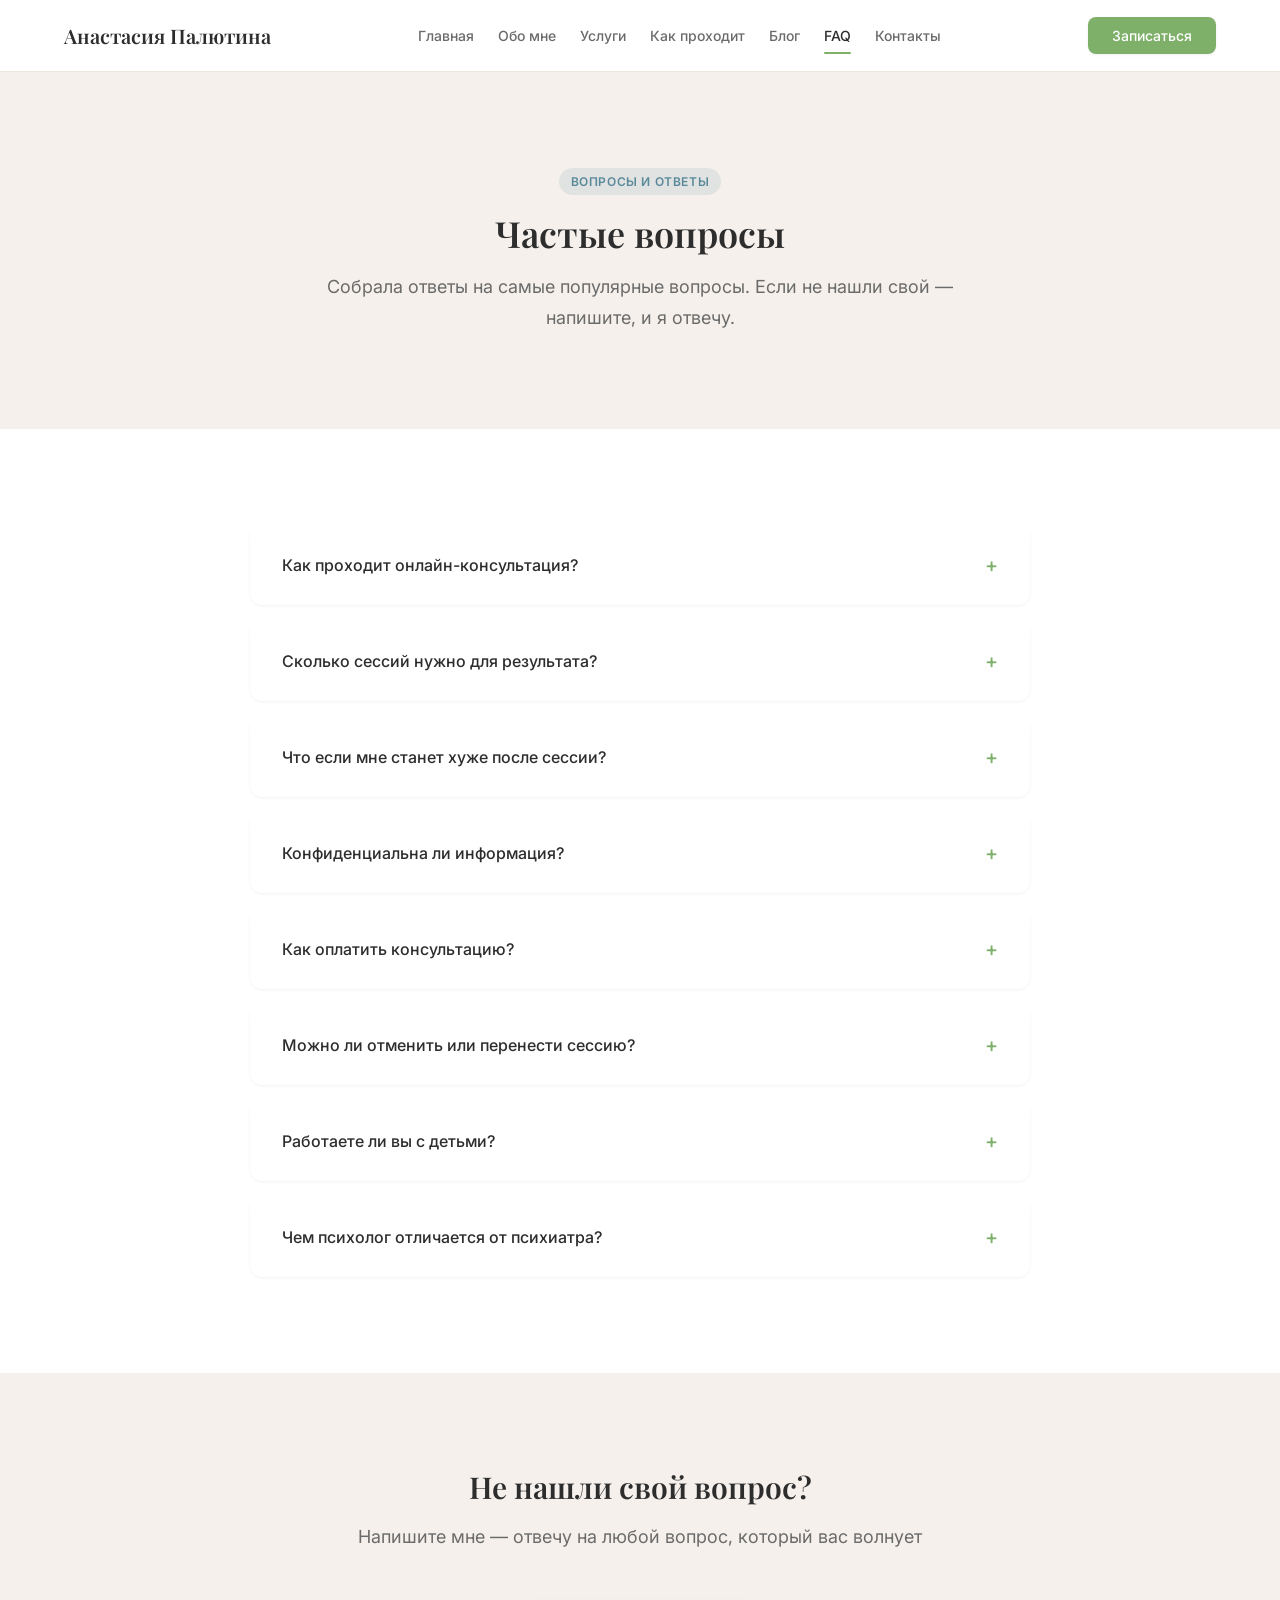
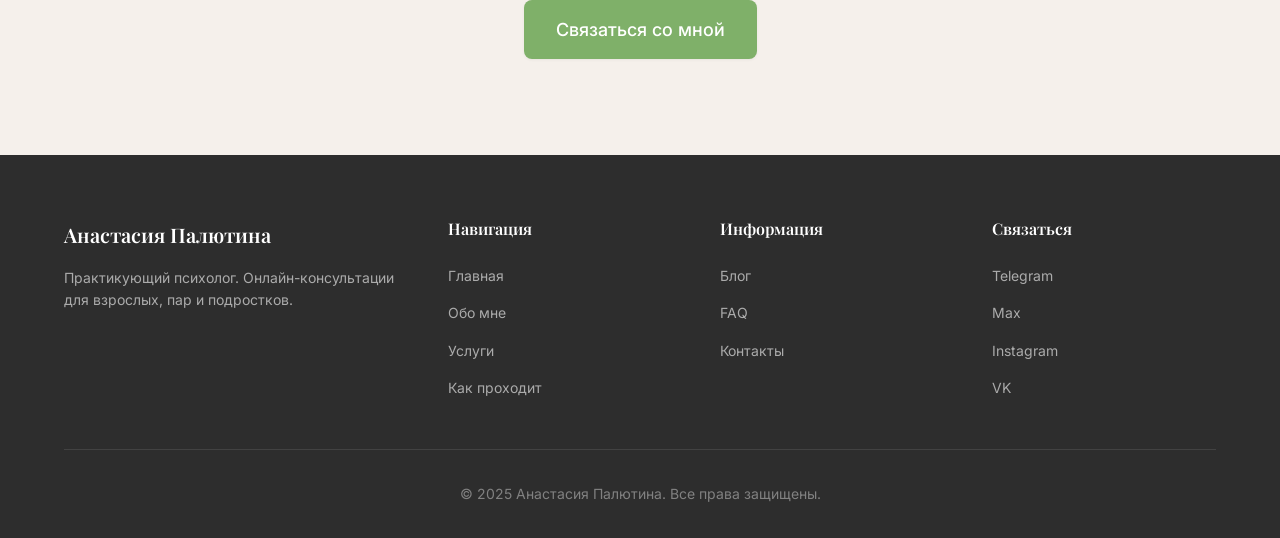
<file: faq.html>
<!doctype html>
<html lang="ru">
    <head>
        <meta charset="UTF-8" />
        <meta name="viewport" content="width=device-width, initial-scale=1.0" />
        <meta
            name="description"
            content="Ответы на частые вопросы о работе с психологом: как проходит консультация, сколько длится, когда ожидать результат."
        />
        <meta property="og:title" content="FAQ — Психолог онлайн" />
        <meta
            property="og:description"
            content="Ответы на частые вопросы: как проходит онлайн-консультация, сколько сессий нужно, конфиденциальность, оплата."
        />
        <meta property="og:type" content="website" />
        <meta property="og:url" content="/faq.html" />
        <meta property="og:locale" content="ru_RU" />
        <link rel="canonical" href="/faq.html" />
        <link rel="icon" href="img/favicon.svg" type="image/svg+xml" />
        <title>FAQ — Психолог онлайн</title>
        <script type="application/ld+json">
            {
                "@context": "https://schema.org",
                "@graph": [
                    {
                        "@type": "Person",
                        "name": "Анастасия Палютина",
                        "jobTitle": "Психолог",
                        "description": "Практикующий психолог. Онлайн-консультации для взрослых, пар и подростков.",
                        "url": "/faq.html",
                        "sameAs": [
                            "https://t.me/nastya_palyutina",
                            "https://wa.me/79001234567",
                            "https://instagram.com/username",
                            "https://vk.com/username"
                        ]
                    },
                    {
                        "@type": "FAQPage",
                        "mainEntity": [
                            {
                                "@type": "Question",
                                "name": "Как проходит онлайн-консультация?",
                                "acceptedAnswer": {
                                    "@type": "Answer",
                                    "text": "Мы подключаемся к видеозвонку через Zoom, Google Meet или другой удобной платформе. Сессия длится 50 минут — это стандартное время для терапевтической работы. Всё, что вам нужно — стабильный интернет, тихое место и наушники (по желанию)."
                                }
                            },
                            {
                                "@type": "Question",
                                "name": "Сколько сессий нужно для результата?",
                                "acceptedAnswer": {
                                    "@type": "Answer",
                                    "text": "Это зависит от вашего запроса. Для конкретных проблем (например, страх публичных выступлений) может хватить 5–10 сессий. Для более глубокой работы — от нескольких месяцев. Мы обсудим ориентировочные сроки на первой встрече."
                                }
                            },
                            {
                                "@type": "Question",
                                "name": "Что если мне станет хуже после сессии?",
                                "acceptedAnswer": {
                                    "@type": "Answer",
                                    "text": "Иногда после сессии может быть непривычная эмоциональная нагрузка — это нормально, когда мы касаемся сложных тем. Если вам тяжело между сессиями — напишите мне, и мы обсудим это. Также я подскажу техники саморегуляции."
                                }
                            },
                            {
                                "@type": "Question",
                                "name": "Конфиденциальна ли информация?",
                                "acceptedAnswer": {
                                    "@type": "Answer",
                                    "text": "Абсолютно. Всё, что происходит на сессии, остаётся между нами. Я соблюдаю этический кодекс психолога и законодательство о защите персональных данных. Я не разглашаю информацию о клиентах без их согласия."
                                }
                            },
                            {
                                "@type": "Question",
                                "name": "Как оплатить консультацию?",
                                "acceptedAnswer": {
                                    "@type": "Answer",
                                    "text": "Оплата происходит после консультации. Доступные способы: перевод на карту, оплата через платёжные системы. Подробности обсудим при записи."
                                }
                            },
                            {
                                "@type": "Question",
                                "name": "Можно ли отменить или перенести сессию?",
                                "acceptedAnswer": {
                                    "@type": "Answer",
                                    "text": "Да, но прошу предупреждать минимум за 24 часа. При отмене менее чем за 24 часа сессия оплачивается полностью. Это помогает уважать время друг друга."
                                }
                            },
                            {
                                "@type": "Question",
                                "name": "Работаете ли вы с детьми?",
                                "acceptedAnswer": {
                                    "@type": "Answer",
                                    "text": "Да, работаю с детьми от 4 лет. Сессии с детьми проходят с участием родителей или отдельно — зависит от возраста и ситуации. Для подростков (13–17 лет) возможна индивидуальная работа."
                                }
                            },
                            {
                                "@type": "Question",
                                "name": "Чем психолог отличается от психиатра?",
                                "acceptedAnswer": {
                                    "@type": "Answer",
                                    "text": "Психолог работает через беседу и терапевтические методы — помогает справиться с жизненными трудностями, понять себя и найти ресурсы. Психиатр — врач, который может назначать медикаменты. При необходимости я могу порекомендовать психиатра для комплексной работы."
                                }
                            }
                        ]
                    }
                ]
            }
        </script>
        <link rel="preconnect" href="https://fonts.googleapis.com" />
        <link rel="preconnect" href="https://fonts.gstatic.com" crossorigin />
        <link
            href="https://fonts.googleapis.com/css2?family=Inter:wght@400;500;600&family=Playfair+Display:wght@500;600;700&display=swap"
            rel="stylesheet"
        />
        <link rel="stylesheet" href="css/base.css" />
        <link rel="stylesheet" href="css/components.css" />
        <link rel="stylesheet" href="css/layout.css" />
        <link rel="stylesheet" href="css/pages/faq.css" />
        <link rel="stylesheet" href="css/responsive.css" />
    </head>
    <body>
        <header class="header">
            <div class="container header__inner">
                <a href="index.html" class="header__logo">Анастасия Палютина</a>
                <nav class="header__nav">
                    <ul class="header__nav-list">
                        <li>
                            <a href="index.html" class="header__nav-link"
                                >Главная</a
                            >
                        </li>
                        <li>
                            <a href="about.html" class="header__nav-link"
                                >Обо мне</a
                            >
                        </li>
                        <li>
                            <a href="services.html" class="header__nav-link"
                                >Услуги</a
                            >
                        </li>
                        <li>
                            <a href="how-it-works.html" class="header__nav-link"
                                >Как проходит</a
                            >
                        </li>
                        <li>
                            <a href="blog.html" class="header__nav-link"
                                >Блог</a
                            >
                        </li>
                        <li>
                            <a
                                href="faq.html"
                                class="header__nav-link header__nav-link--active"
                                >FAQ</a
                            >
                        </li>
                        <li>
                            <a href="contact.html" class="header__nav-link"
                                >Контакты</a
                            >
                        </li>
                    </ul>
                </nav>
                <a href="contact.html" class="btn btn--primary header__cta"
                    >Записаться</a
                >
                <button class="burger" aria-label="Открыть меню">
                    <span class="burger__line"></span
                    ><span class="burger__line"></span
                    ><span class="burger__line"></span>
                </button>
            </div>
        </header>

        <div class="mobile-menu">
            <ul class="mobile-menu__list">
                <li>
                    <a href="index.html" class="mobile-menu__link">Главная</a>
                </li>
                <li>
                    <a href="about.html" class="mobile-menu__link">Обо мне</a>
                </li>
                <li>
                    <a href="services.html" class="mobile-menu__link">Услуги</a>
                </li>
                <li>
                    <a href="how-it-works.html" class="mobile-menu__link"
                        >Как проходит</a
                    >
                </li>
                <li><a href="blog.html" class="mobile-menu__link">Блог</a></li>
                <li><a href="faq.html" class="mobile-menu__link">FAQ</a></li>
                <li>
                    <a href="contact.html" class="mobile-menu__link"
                        >Контакты</a
                    >
                </li>
            </ul>
            <a
                href="contact.html"
                class="btn btn--primary btn--full mobile-menu__cta"
                >Записаться на консультацию</a
            >
        </div>

        <section class="page-hero">
            <div class="container">
                <div class="page-hero__center">
                    <span class="badge badge--blue">Вопросы и ответы</span>
                    <h1>Частые вопросы</h1>
                    <p>
                        Собрала ответы на самые популярные вопросы. Если не
                        нашли свой — напишите, и я отвечу.
                    </p>
                </div>
            </div>
        </section>

        <section class="section section--bg">
            <div class="container">
                <div class="faq-list">
                    <div class="faq-item">
                        <button class="faq-item__button" aria-expanded="false">
                            <span>Как проходит онлайн-консультация?</span>
                            <span class="faq-item__icon">+</span>
                        </button>
                        <div class="faq-item__answer">
                            <p>
                                Мы подключаемся к видеозвонку через Zoom, Google
                                Meet или другой удобной платформе. Сессия длится
                                50 минут — это стандартное время для
                                терапевтической работы. Всё, что вам нужно —
                                стабильный интернет, тихое место и наушники (по
                                желанию).
                            </p>
                        </div>
                    </div>

                    <div class="faq-item">
                        <button class="faq-item__button" aria-expanded="false">
                            <span>Сколько сессий нужно для результата?</span>
                            <span class="faq-item__icon">+</span>
                        </button>
                        <div class="faq-item__answer">
                            <p>
                                Это зависит от вашего запроса. Для конкретных
                                проблем (например, страх публичных выступлений)
                                может хватить 5–10 сессий. Для более глубокой
                                работы — от нескольких месяцев. Мы обсудим
                                ориентировочные сроки на первой встрече.
                            </p>
                        </div>
                    </div>

                    <div class="faq-item">
                        <button class="faq-item__button" aria-expanded="false">
                            <span>Что если мне станет хуже после сессии?</span>
                            <span class="faq-item__icon">+</span>
                        </button>
                        <div class="faq-item__answer">
                            <p>
                                Иногда после сессии может быть непривычная
                                эмоциональная нагрузка — это нормально, когда мы
                                касаемся сложных тем. Если вам тяжело между
                                сессиями — напишите мне, и мы обсудим это. Также
                                я подскажу техники саморегуляции.
                            </p>
                        </div>
                    </div>

                    <div class="faq-item">
                        <button class="faq-item__button" aria-expanded="false">
                            <span>Конфиденциальна ли информация?</span>
                            <span class="faq-item__icon">+</span>
                        </button>
                        <div class="faq-item__answer">
                            <p>
                                Абсолютно. Всё, что происходит на сессии,
                                остаётся между нами. Я соблюдаю этический кодекс
                                психолога и законодательство о защите
                                персональных данных. Я не разглашаю информацию о
                                клиентах без их согласия.
                            </p>
                        </div>
                    </div>

                    <div class="faq-item">
                        <button class="faq-item__button" aria-expanded="false">
                            <span>Как оплатить консультацию?</span>
                            <span class="faq-item__icon">+</span>
                        </button>
                        <div class="faq-item__answer">
                            <p>
                                Оплата происходит после консультации. Доступные
                                способы: перевод на карту, оплата через
                                платёжные системы. Подробности обсудим при
                                записи.
                            </p>
                        </div>
                    </div>

                    <div class="faq-item">
                        <button class="faq-item__button" aria-expanded="false">
                            <span>Можно ли отменить или перенести сессию?</span>
                            <span class="faq-item__icon">+</span>
                        </button>
                        <div class="faq-item__answer">
                            <p>
                                Да, но прошу предупреждать минимум за 24 часа.
                                При отмене менее чем за 24 часа сессия
                                оплачивается полностью. Это помогает уважать
                                время друг друга.
                            </p>
                        </div>
                    </div>

                    <div class="faq-item">
                        <button class="faq-item__button" aria-expanded="false">
                            <span>Работаете ли вы с детьми?</span>
                            <span class="faq-item__icon">+</span>
                        </button>
                        <div class="faq-item__answer">
                            <p>
                                Да, работаю с детьми от 4 лет. Сессии с детьми
                                проходят с участием родителей или отдельно —
                                зависит от возраста и ситуации. Для подростков
                                (13–17 лет) возможна индивидуальная работа.
                            </p>
                        </div>
                    </div>

                    <div class="faq-item">
                        <button class="faq-item__button" aria-expanded="false">
                            <span>Чем психолог отличается от психиатра?</span>
                            <span class="faq-item__icon">+</span>
                        </button>
                        <div class="faq-item__answer">
                            <p>
                                Психолог работает через беседу и терапевтические
                                методы — помогает справиться с жизненными
                                трудностями, понять себя и найти ресурсы.
                                Психиатр — врач, который может назначать
                                медикаменты. При необходимости я могу
                                порекомендовать психиатра для комплексной
                                работы.
                            </p>
                        </div>
                    </div>
                </div>
            </div>
        </section>

        <section class="section">
            <div class="container">
                <div class="section__header">
                    <h2 class="section__title">Не нашли свой вопрос?</h2>
                    <p class="section__subtitle">
                        Напишите мне — отвечу на любой вопрос, который вас
                        волнует
                    </p>
                </div>
                <div class="text-center">
                    <a href="contact.html" class="btn btn--primary btn--large"
                        >Связаться со мной</a
                    >
                </div>
            </div>
        </section>

        <footer class="footer">
            <div class="container">
                <div class="footer__inner">
                    <div class="footer__brand">
                        <div class="footer__logo">Анастасия Палютина</div>
                        <p>
                            Практикующий психолог. Онлайн-консультации для
                            взрослых, пар и подростков.
                        </p>
                    </div>
                    <div>
                        <h4 class="footer__title">Навигация</h4>
                        <ul class="footer__list">
                            <li>
                                <a href="index.html" class="footer__link"
                                    >Главная</a
                                >
                            </li>
                            <li>
                                <a href="about.html" class="footer__link"
                                    >Обо мне</a
                                >
                            </li>
                            <li>
                                <a href="services.html" class="footer__link"
                                    >Услуги</a
                                >
                            </li>
                            <li>
                                <a href="how-it-works.html" class="footer__link"
                                    >Как проходит</a
                                >
                            </li>
                        </ul>
                    </div>
                    <div>
                        <h4 class="footer__title">Информация</h4>
                        <ul class="footer__list">
                            <li>
                                <a href="blog.html" class="footer__link"
                                    >Блог</a
                                >
                            </li>
                            <li>
                                <a href="faq.html" class="footer__link">FAQ</a>
                            </li>
                            <li>
                                <a href="contact.html" class="footer__link"
                                    >Контакты</a
                                >
                            </li>
                        </ul>
                    </div>
                    <div>
                        <h4 class="footer__title">Связаться</h4>
                        <ul class="footer__list">
                            <li>
                                <a
                                    href="https://t.me/nastya_palyutina"
                                    class="footer__link"
                                    target="_blank"
                                    rel="noopener"
                                    >Telegram</a
                                >
                            </li>
                            <li>
                                <a
                                    href="https://wa.me/79001234567"
                                    class="footer__link"
                                    target="_blank"
                                    rel="noopener"
                                    >Max</a
                                >
                            </li>
                            <li>
                                <a
                                    href="https://instagram.com/username"
                                    class="footer__link"
                                    target="_blank"
                                    rel="noopener"
                                    >Instagram</a
                                >
                            </li>
                            <li>
                                <a
                                    href="https://vk.com/username"
                                    class="footer__link"
                                    target="_blank"
                                    rel="noopener"
                                    >VK</a
                                >
                            </li>
                        </ul>
                    </div>
                </div>
                <div class="footer__bottom">
                    <p>&copy; 2025 Анастасия Палютина. Все права защищены.</p>
                </div>
            </div>
        </footer>

        <script src="js/main.js"></script>
        <script src="js/faq.js"></script>
    </body>
</html>
</file>
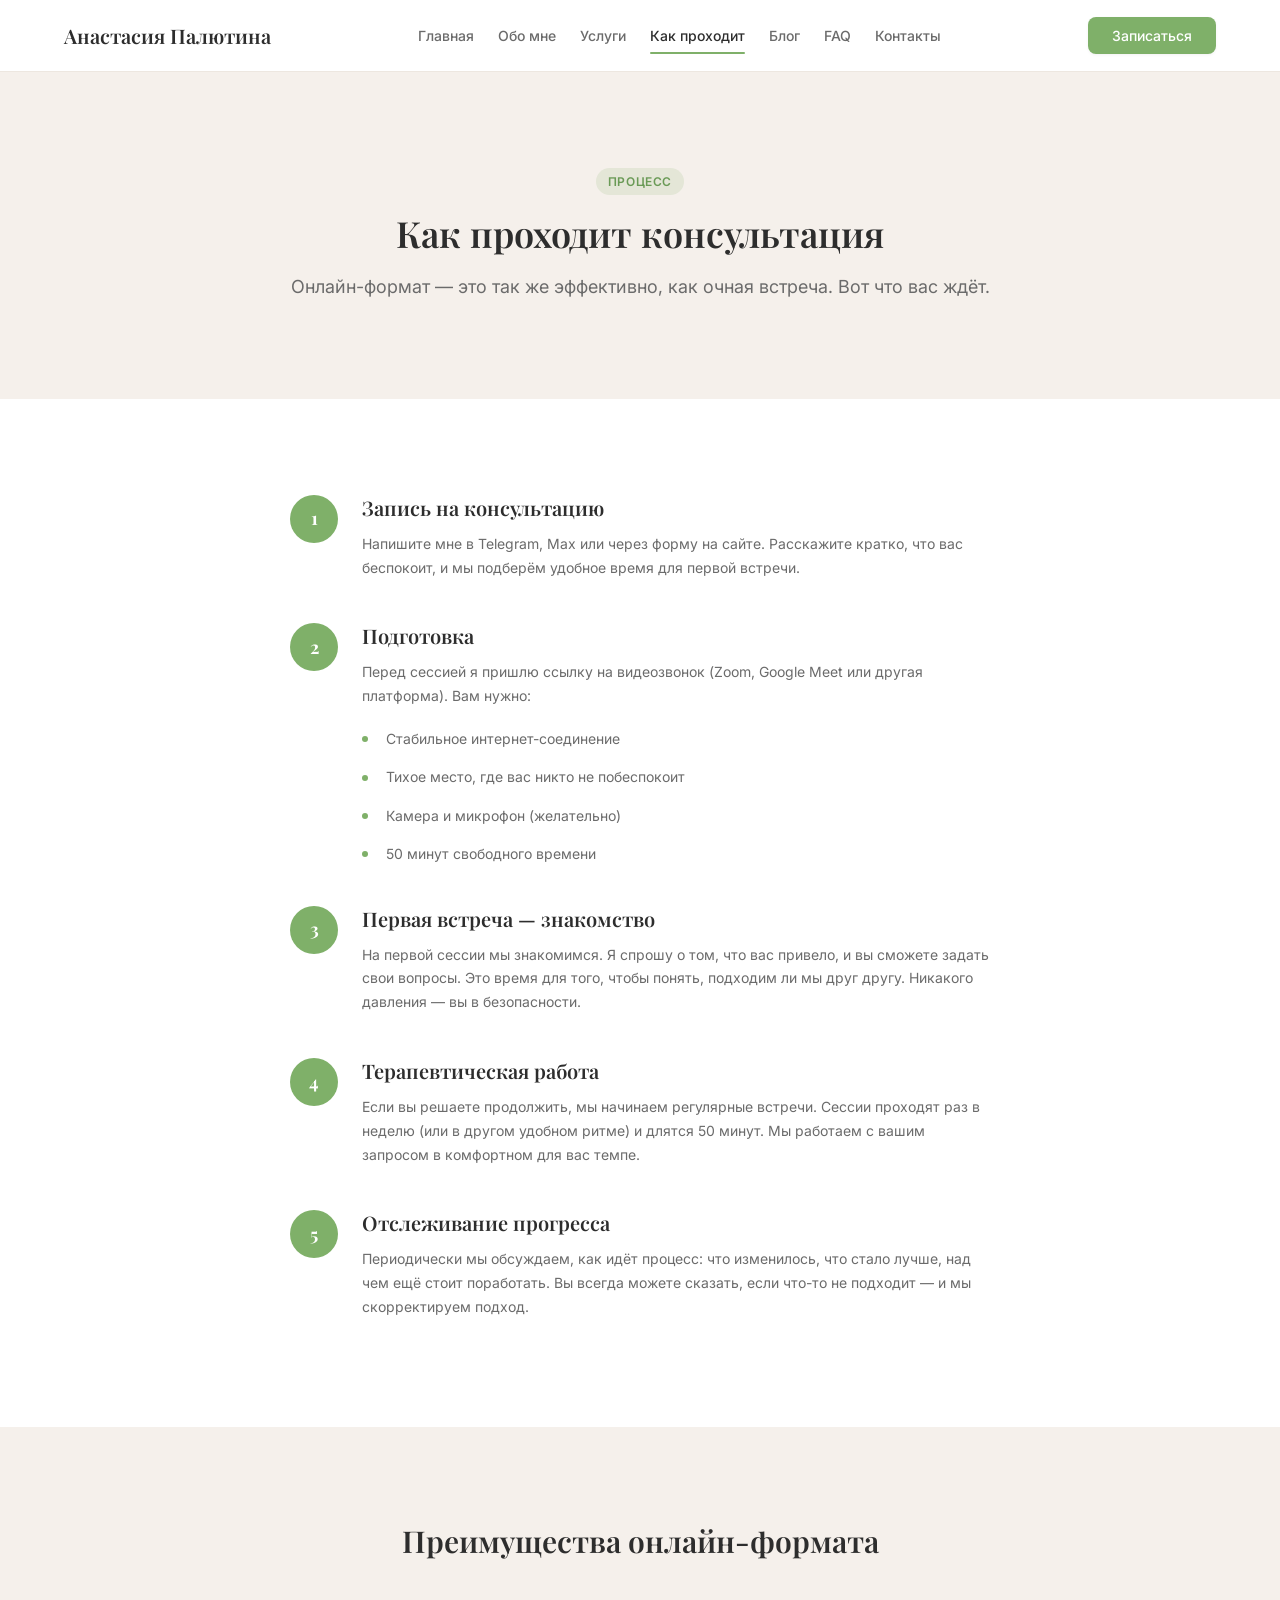
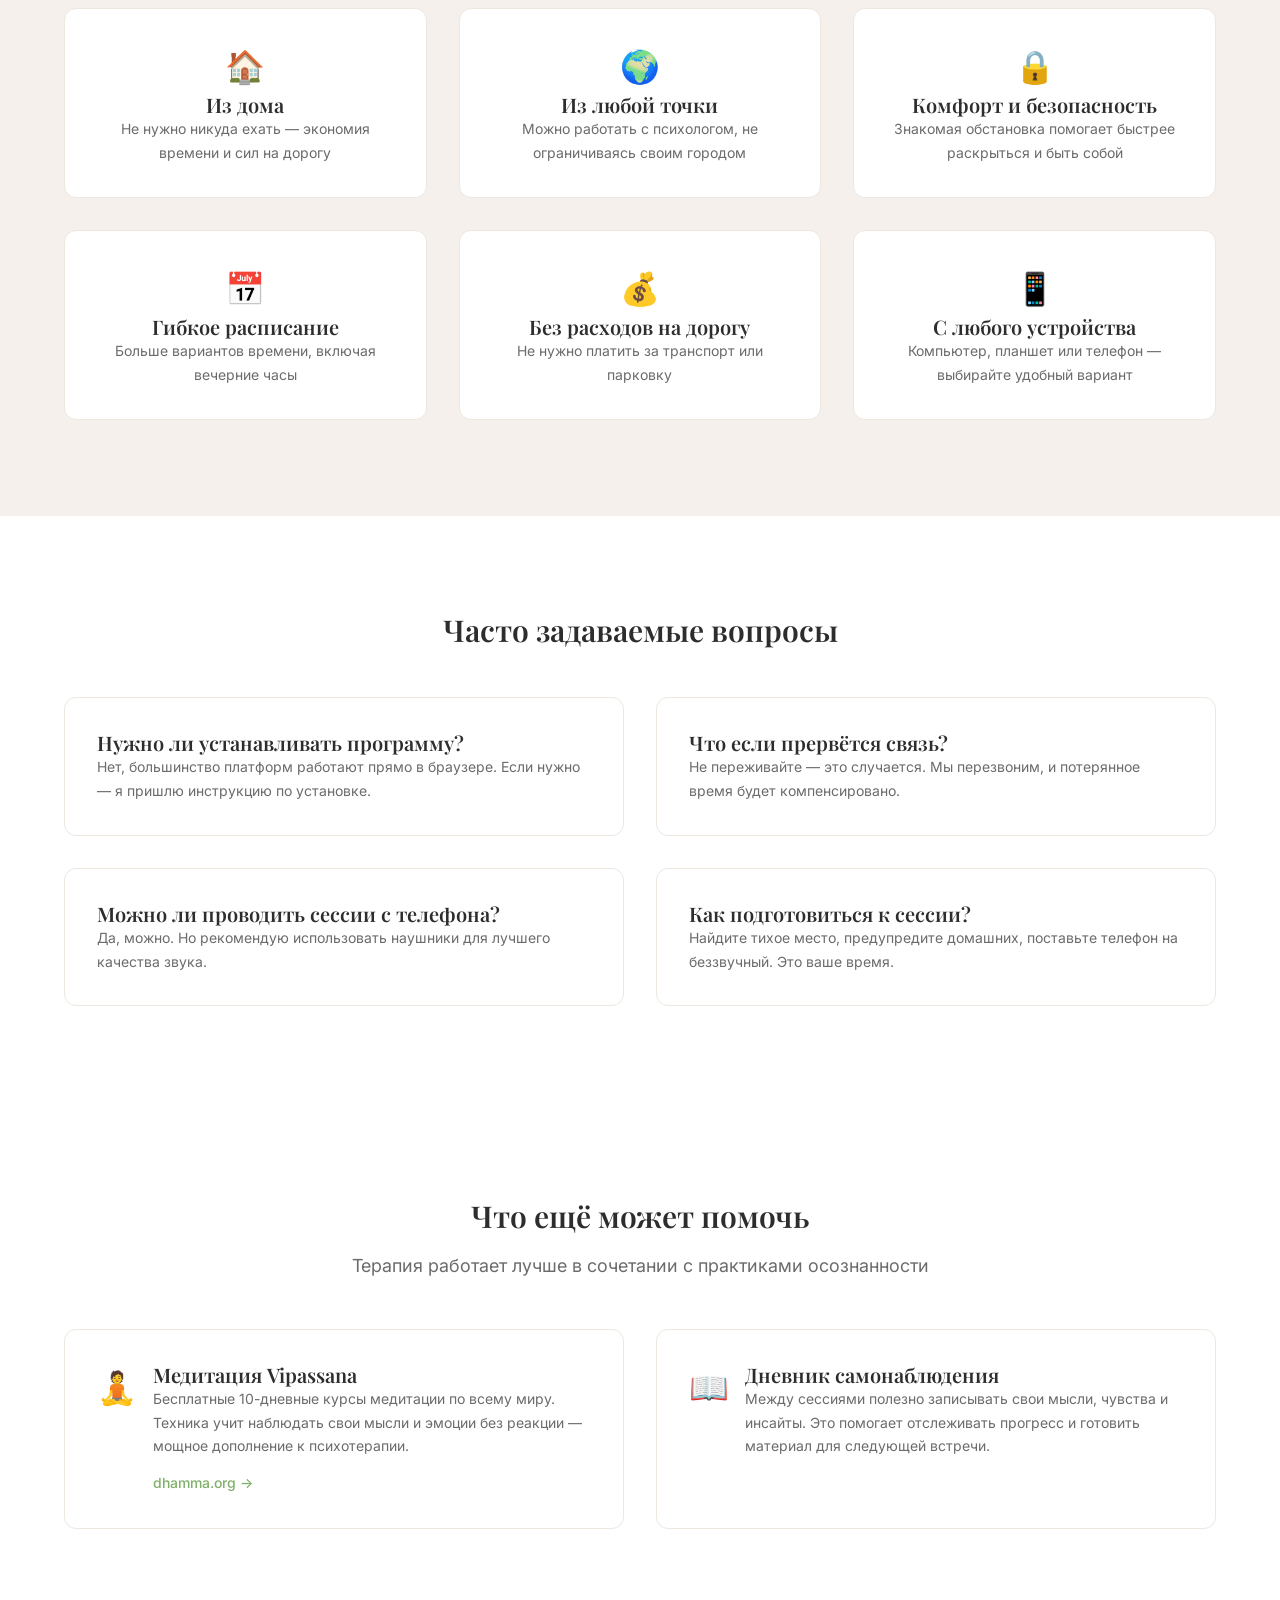
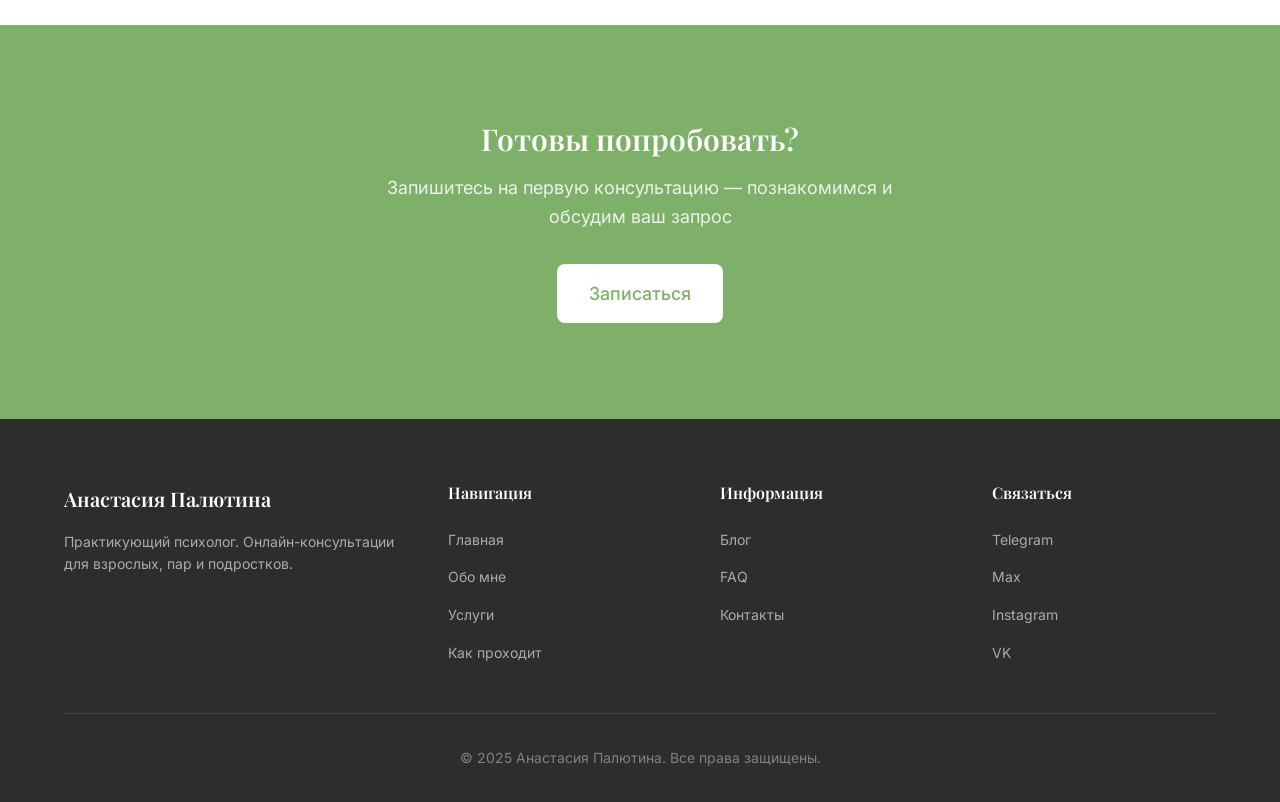
<file: how-it-works.html>
<!doctype html>
<html lang="ru">
    <head>
        <meta charset="UTF-8" />
        <meta name="viewport" content="width=device-width, initial-scale=1.0" />
        <meta
            name="description"
            content="Как проходит онлайн-консультация у психолога: пошаговый процесс, подготовка, технические требования."
        />
        <meta
            property="og:title"
            content="Как проходит консультация — Психолог онлайн"
        />
        <meta
            property="og:description"
            content="Пошаговый процесс онлайн-консультации: запись, подготовка, техническая настройка, проведение сессии."
        />
        <meta property="og:type" content="website" />
        <meta property="og:url" content="/how-it-works.html" />
        <meta property="og:locale" content="ru_RU" />
        <link rel="canonical" href="/how-it-works.html" />
        <link rel="icon" href="img/favicon.svg" type="image/svg+xml" />
        <title>Как проходит консультация — Психолог онлайн</title>
        <script type="application/ld+json">
            {
                "@context": "https://schema.org",
                "@type": "Person",
                "name": "Анастасия Палютина",
                "jobTitle": "Психолог",
                "description": "Практикующий психолог. Онлайн-консультации для взрослых, пар и подростков.",
                "url": "/how-it-works.html",
                "sameAs": [
                    "https://t.me/nastya_palyutina",
                    "https://wa.me/79001234567",
                    "https://instagram.com/username",
                    "https://vk.com/username"
                ]
            }
        </script>
        <link rel="preconnect" href="https://fonts.googleapis.com" />
        <link rel="preconnect" href="https://fonts.gstatic.com" crossorigin />
        <link
            href="https://fonts.googleapis.com/css2?family=Inter:wght@400;500;600&family=Playfair+Display:wght@500;600;700&display=swap"
            rel="stylesheet"
        />
        <link rel="stylesheet" href="css/base.css" />
        <link rel="stylesheet" href="css/components.css" />
        <link rel="stylesheet" href="css/layout.css" />
        <link rel="stylesheet" href="css/pages/how-it-works.css" />
        <link rel="stylesheet" href="css/responsive.css" />
    </head>
    <body>
        <header class="header">
            <div class="container header__inner">
                <a href="index.html" class="header__logo">Анастасия Палютина</a>
                <nav class="header__nav">
                    <ul class="header__nav-list">
                        <li>
                            <a href="index.html" class="header__nav-link"
                                >Главная</a
                            >
                        </li>
                        <li>
                            <a href="about.html" class="header__nav-link"
                                >Обо мне</a
                            >
                        </li>
                        <li>
                            <a href="services.html" class="header__nav-link"
                                >Услуги</a
                            >
                        </li>
                        <li>
                            <a
                                href="how-it-works.html"
                                class="header__nav-link header__nav-link--active"
                                >Как проходит</a
                            >
                        </li>
                        <li>
                            <a href="blog.html" class="header__nav-link"
                                >Блог</a
                            >
                        </li>
                        <li>
                            <a href="faq.html" class="header__nav-link">FAQ</a>
                        </li>
                        <li>
                            <a href="contact.html" class="header__nav-link"
                                >Контакты</a
                            >
                        </li>
                    </ul>
                </nav>
                <a href="contact.html" class="btn btn--primary header__cta"
                    >Записаться</a
                >
                <button class="burger" aria-label="Открыть меню">
                    <span class="burger__line"></span
                    ><span class="burger__line"></span
                    ><span class="burger__line"></span>
                </button>
            </div>
        </header>

        <div class="mobile-menu">
            <ul class="mobile-menu__list">
                <li>
                    <a href="index.html" class="mobile-menu__link">Главная</a>
                </li>
                <li>
                    <a href="about.html" class="mobile-menu__link">Обо мне</a>
                </li>
                <li>
                    <a href="services.html" class="mobile-menu__link">Услуги</a>
                </li>
                <li>
                    <a href="how-it-works.html" class="mobile-menu__link"
                        >Как проходит</a
                    >
                </li>
                <li><a href="blog.html" class="mobile-menu__link">Блог</a></li>
                <li><a href="faq.html" class="mobile-menu__link">FAQ</a></li>
                <li>
                    <a href="contact.html" class="mobile-menu__link"
                        >Контакты</a
                    >
                </li>
            </ul>
            <a
                href="contact.html"
                class="btn btn--primary btn--full mobile-menu__cta"
                >Записаться на консультацию</a
            >
        </div>

        <section class="page-hero">
            <div class="container">
                <div class="page-hero__center">
                    <span class="badge badge--green">Процесс</span>
                    <h1>Как проходит консультация</h1>
                    <p>
                        Онлайн-формат — это так же эффективно, как очная
                        встреча. Вот что вас ждёт.
                    </p>
                </div>
            </div>
        </section>

        <section class="section section--bg">
            <div class="container">
                <div class="steps">
                    <div class="step">
                        <div class="step__number">1</div>
                        <div class="step__content">
                            <h3>Запись на консультацию</h3>
                            <p>
                                Напишите мне в Telegram, Max или через
                                форму на сайте. Расскажите кратко, что вас
                                беспокоит, и мы подберём удобное время для
                                первой встречи.
                            </p>
                        </div>
                    </div>
                    <div class="step">
                        <div class="step__number">2</div>
                        <div class="step__content">
                            <h3>Подготовка</h3>
                            <p>
                                Перед сессией я пришлю ссылку на видеозвонок
                                (Zoom, Google Meet или другая платформа). Вам
                                нужно:
                            </p>
                            <ul class="step__list">
                                <li>Стабильное интернет-соединение</li>
                                <li>
                                    Тихое место, где вас никто не побеспокоит
                                </li>
                                <li>Камера и микрофон (желательно)</li>
                                <li>50 минут свободного времени</li>
                            </ul>
                        </div>
                    </div>
                    <div class="step">
                        <div class="step__number">3</div>
                        <div class="step__content">
                            <h3>Первая встреча — знакомство</h3>
                            <p>
                                На первой сессии мы знакомимся. Я спрошу о том,
                                что вас привело, и вы сможете задать свои
                                вопросы. Это время для того, чтобы понять,
                                подходим ли мы друг другу. Никакого давления —
                                вы в безопасности.
                            </p>
                        </div>
                    </div>
                    <div class="step">
                        <div class="step__number">4</div>
                        <div class="step__content">
                            <h3>Терапевтическая работа</h3>
                            <p>
                                Если вы решаете продолжить, мы начинаем
                                регулярные встречи. Сессии проходят раз в неделю
                                (или в другом удобном ритме) и длятся 50 минут.
                                Мы работаем с вашим запросом в комфортном для
                                вас темпе.
                            </p>
                        </div>
                    </div>
                    <div class="step">
                        <div class="step__number">5</div>
                        <div class="step__content">
                            <h3>Отслеживание прогресса</h3>
                            <p>
                                Периодически мы обсуждаем, как идёт процесс: что
                                изменилось, что стало лучше, над чем ещё стоит
                                поработать. Вы всегда можете сказать, если
                                что-то не подходит — и мы скорректируем подход.
                            </p>
                        </div>
                    </div>
                </div>
            </div>
        </section>

        <section class="section">
            <div class="container">
                <div class="section__header">
                    <h2 class="section__title">Преимущества онлайн-формата</h2>
                </div>
                <div class="grid grid--3">
                    <div class="card card--flat text-center">
                        <span style="font-size: 2rem">🏠</span>
                        <h4>Из дома</h4>
                        <p
                            style="
                                font-size: var(--text-sm);
                                color: var(--color-text-secondary);
                                margin: 0;
                            "
                        >
                            Не нужно никуда ехать — экономия времени и сил на
                            дорогу
                        </p>
                    </div>
                    <div class="card card--flat text-center">
                        <span style="font-size: 2rem">🌍</span>
                        <h4>Из любой точки</h4>
                        <p
                            style="
                                font-size: var(--text-sm);
                                color: var(--color-text-secondary);
                                margin: 0;
                            "
                        >
                            Можно работать с психологом, не ограничиваясь своим
                            городом
                        </p>
                    </div>
                    <div class="card card--flat text-center">
                        <span style="font-size: 2rem">🔒</span>
                        <h4>Комфорт и безопасность</h4>
                        <p
                            style="
                                font-size: var(--text-sm);
                                color: var(--color-text-secondary);
                                margin: 0;
                            "
                        >
                            Знакомая обстановка помогает быстрее раскрыться и
                            быть собой
                        </p>
                    </div>
                    <div class="card card--flat text-center">
                        <span style="font-size: 2rem">📅</span>
                        <h4>Гибкое расписание</h4>
                        <p
                            style="
                                font-size: var(--text-sm);
                                color: var(--color-text-secondary);
                                margin: 0;
                            "
                        >
                            Больше вариантов времени, включая вечерние часы
                        </p>
                    </div>
                    <div class="card card--flat text-center">
                        <span style="font-size: 2rem">💰</span>
                        <h4>Без расходов на дорогу</h4>
                        <p
                            style="
                                font-size: var(--text-sm);
                                color: var(--color-text-secondary);
                                margin: 0;
                            "
                        >
                            Не нужно платить за транспорт или парковку
                        </p>
                    </div>
                    <div class="card card--flat text-center">
                        <span style="font-size: 2rem">📱</span>
                        <h4>С любого устройства</h4>
                        <p
                            style="
                                font-size: var(--text-sm);
                                color: var(--color-text-secondary);
                                margin: 0;
                            "
                        >
                            Компьютер, планшет или телефон — выбирайте удобный
                            вариант
                        </p>
                    </div>
                </div>
            </div>
        </section>

        <section class="section section--bg">
            <div class="container">
                <div class="section__header">
                    <h2 class="section__title">Часто задаваемые вопросы</h2>
                </div>
                <div class="grid grid--2">
                    <div class="card card--flat">
                        <h4>Нужно ли устанавливать программу?</h4>
                        <p
                            style="
                                font-size: var(--text-sm);
                                color: var(--color-text-secondary);
                                margin: 0;
                            "
                        >
                            Нет, большинство платформ работают прямо в браузере.
                            Если нужно — я пришлю инструкцию по установке.
                        </p>
                    </div>
                    <div class="card card--flat">
                        <h4>Что если прервётся связь?</h4>
                        <p
                            style="
                                font-size: var(--text-sm);
                                color: var(--color-text-secondary);
                                margin: 0;
                            "
                        >
                            Не переживайте — это случается. Мы перезвоним, и
                            потерянное время будет компенсировано.
                        </p>
                    </div>
                    <div class="card card--flat">
                        <h4>Можно ли проводить сессии с телефона?</h4>
                        <p
                            style="
                                font-size: var(--text-sm);
                                color: var(--color-text-secondary);
                                margin: 0;
                            "
                        >
                            Да, можно. Но рекомендую использовать наушники для
                            лучшего качества звука.
                        </p>
                    </div>
                    <div class="card card--flat">
                        <h4>Как подготовиться к сессии?</h4>
                        <p
                            style="
                                font-size: var(--text-sm);
                                color: var(--color-text-secondary);
                                margin: 0;
                            "
                        >
                            Найдите тихое место, предупредите домашних,
                            поставьте телефон на беззвучный. Это ваше время.
                        </p>
                    </div>
                </div>
            </div>
        </section>

        <section class="section section--bg">
            <div class="container">
                <div class="section__header">
                    <h2 class="section__title">Что ещё может помочь</h2>
                    <p class="section__subtitle">
                        Терапия работает лучше в сочетании с практиками
                        осознанности
                    </p>
                </div>
                <div class="grid grid--2">
                    <div class="card card--flat">
                        <div
                            style="
                                display: flex;
                                gap: var(--space-md);
                                align-items: flex-start;
                            "
                        >
                            <span style="font-size: 2rem; flex-shrink: 0"
                                >🧘</span
                            >
                            <div>
                                <h4>Медитация Vipassana</h4>
                                <p
                                    style="
                                        font-size: var(--text-sm);
                                        color: var(--color-text-secondary);
                                        margin-bottom: var(--space-sm);
                                    "
                                >
                                    Бесплатные 10-дневные курсы медитации по
                                    всему миру. Техника учит наблюдать свои
                                    мысли и эмоции без реакции — мощное
                                    дополнение к психотерапии.
                                </p>
                                <a
                                    href="https://www.dhamma.org/"
                                    target="_blank"
                                    rel="noopener"
                                    style="
                                        font-size: var(--text-sm);
                                        color: var(--color-accent-green);
                                        font-weight: 500;
                                    "
                                    >dhamma.org →</a
                                >
                            </div>
                        </div>
                    </div>
                    <div class="card card--flat">
                        <div
                            style="
                                display: flex;
                                gap: var(--space-md);
                                align-items: flex-start;
                            "
                        >
                            <span style="font-size: 2rem; flex-shrink: 0"
                                >📖</span
                            >
                            <div>
                                <h4>Дневник самонаблюдения</h4>
                                <p
                                    style="
                                        font-size: var(--text-sm);
                                        color: var(--color-text-secondary);
                                        margin-bottom: 0;
                                    "
                                >
                                    Между сессиями полезно записывать свои
                                    мысли, чувства и инсайты. Это помогает
                                    отслеживать прогресс и готовить материал для
                                    следующей встречи.
                                </p>
                            </div>
                        </div>
                    </div>
                </div>
            </div>
        </section>

        <section
            class="section"
            style="background-color: var(--color-accent-green); color: #ffffff"
        >
            <div class="container text-center">
                <h2 class="section__title" style="color: #ffffff">
                    Готовы попробовать?
                </h2>
                <p
                    class="section__subtitle"
                    style="
                        color: rgba(255, 255, 255, 0.85);
                        max-width: 560px;
                        margin: 0 auto var(--space-xl);
                    "
                >
                    Запишитесь на первую консультацию — познакомимся и обсудим
                    ваш запрос
                </p>
                <a
                    href="contact.html"
                    class="btn"
                    style="
                        background-color: #ffffff;
                        color: var(--color-accent-green);
                        font-size: var(--text-lg);
                        padding: var(--space-md) var(--space-xl);
                    "
                    >Записаться</a
                >
            </div>
        </section>

        <footer class="footer">
            <div class="container">
                <div class="footer__inner">
                    <div class="footer__brand">
                        <div class="footer__logo">Анастасия Палютина</div>
                        <p>
                            Практикующий психолог. Онлайн-консультации для
                            взрослых, пар и подростков.
                        </p>
                    </div>
                    <div>
                        <h4 class="footer__title">Навигация</h4>
                        <ul class="footer__list">
                            <li>
                                <a href="index.html" class="footer__link"
                                    >Главная</a
                                >
                            </li>
                            <li>
                                <a href="about.html" class="footer__link"
                                    >Обо мне</a
                                >
                            </li>
                            <li>
                                <a href="services.html" class="footer__link"
                                    >Услуги</a
                                >
                            </li>
                            <li>
                                <a href="how-it-works.html" class="footer__link"
                                    >Как проходит</a
                                >
                            </li>
                        </ul>
                    </div>
                    <div>
                        <h4 class="footer__title">Информация</h4>
                        <ul class="footer__list">
                            <li>
                                <a href="blog.html" class="footer__link"
                                    >Блог</a
                                >
                            </li>
                            <li>
                                <a href="faq.html" class="footer__link">FAQ</a>
                            </li>
                            <li>
                                <a href="contact.html" class="footer__link"
                                    >Контакты</a
                                >
                            </li>
                        </ul>
                    </div>
                    <div>
                        <h4 class="footer__title">Связаться</h4>
                        <ul class="footer__list">
                            <li>
                                <a
                                    href="https://t.me/nastya_palyutina"
                                    class="footer__link"
                                    target="_blank"
                                    rel="noopener"
                                    >Telegram</a
                                >
                            </li>
                            <li>
                                <a
                                    href="https://wa.me/79001234567"
                                    class="footer__link"
                                    target="_blank"
                                    rel="noopener"
                                    >Max</a
                                >
                            </li>
                            <li>
                                <a
                                    href="https://instagram.com/username"
                                    class="footer__link"
                                    target="_blank"
                                    rel="noopener"
                                    >Instagram</a
                                >
                            </li>
                            <li>
                                <a
                                    href="https://vk.com/username"
                                    class="footer__link"
                                    target="_blank"
                                    rel="noopener"
                                    >VK</a
                                >
                            </li>
                        </ul>
                    </div>
                </div>
                <div class="footer__bottom">
                    <p>&copy; 2025 Анастасия Палютина. Все права защищены.</p>
                </div>
            </div>
        </footer>

        <script src="js/main.js"></script>
    </body>
</html>
</file>
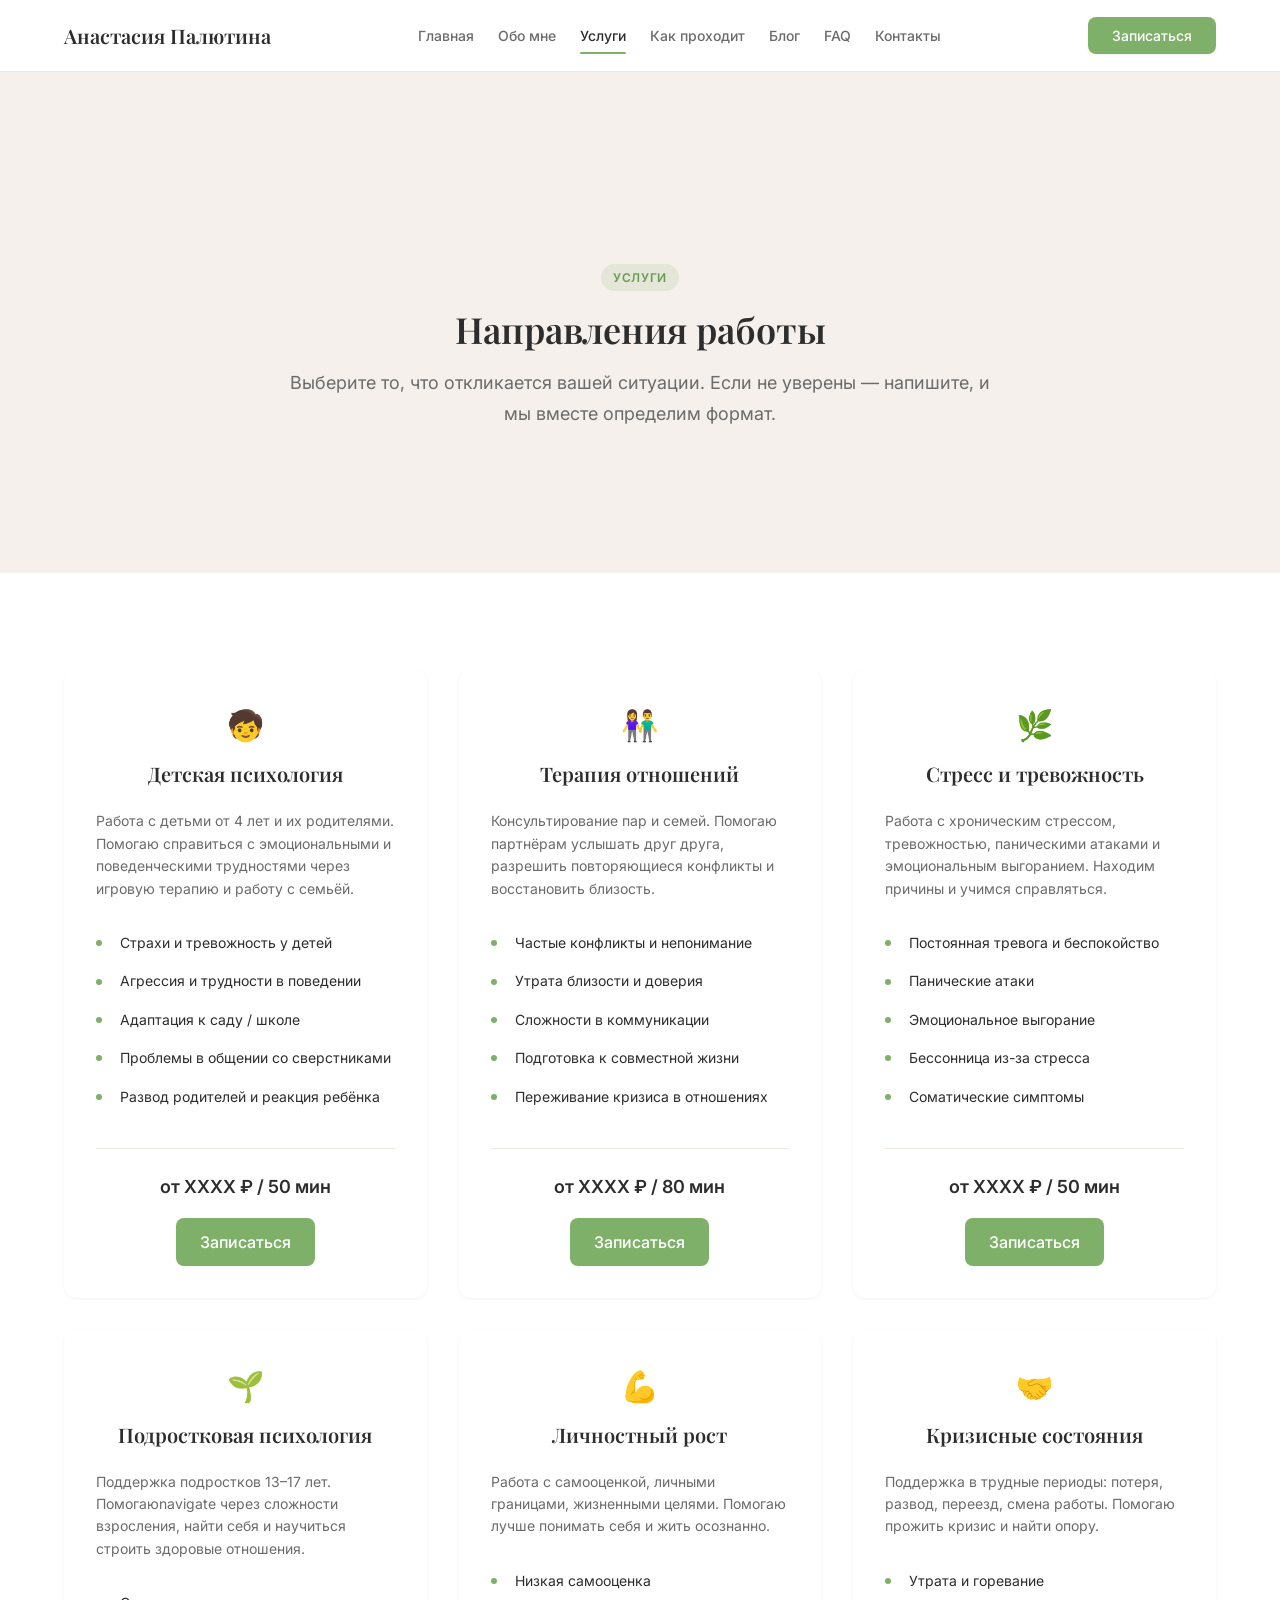
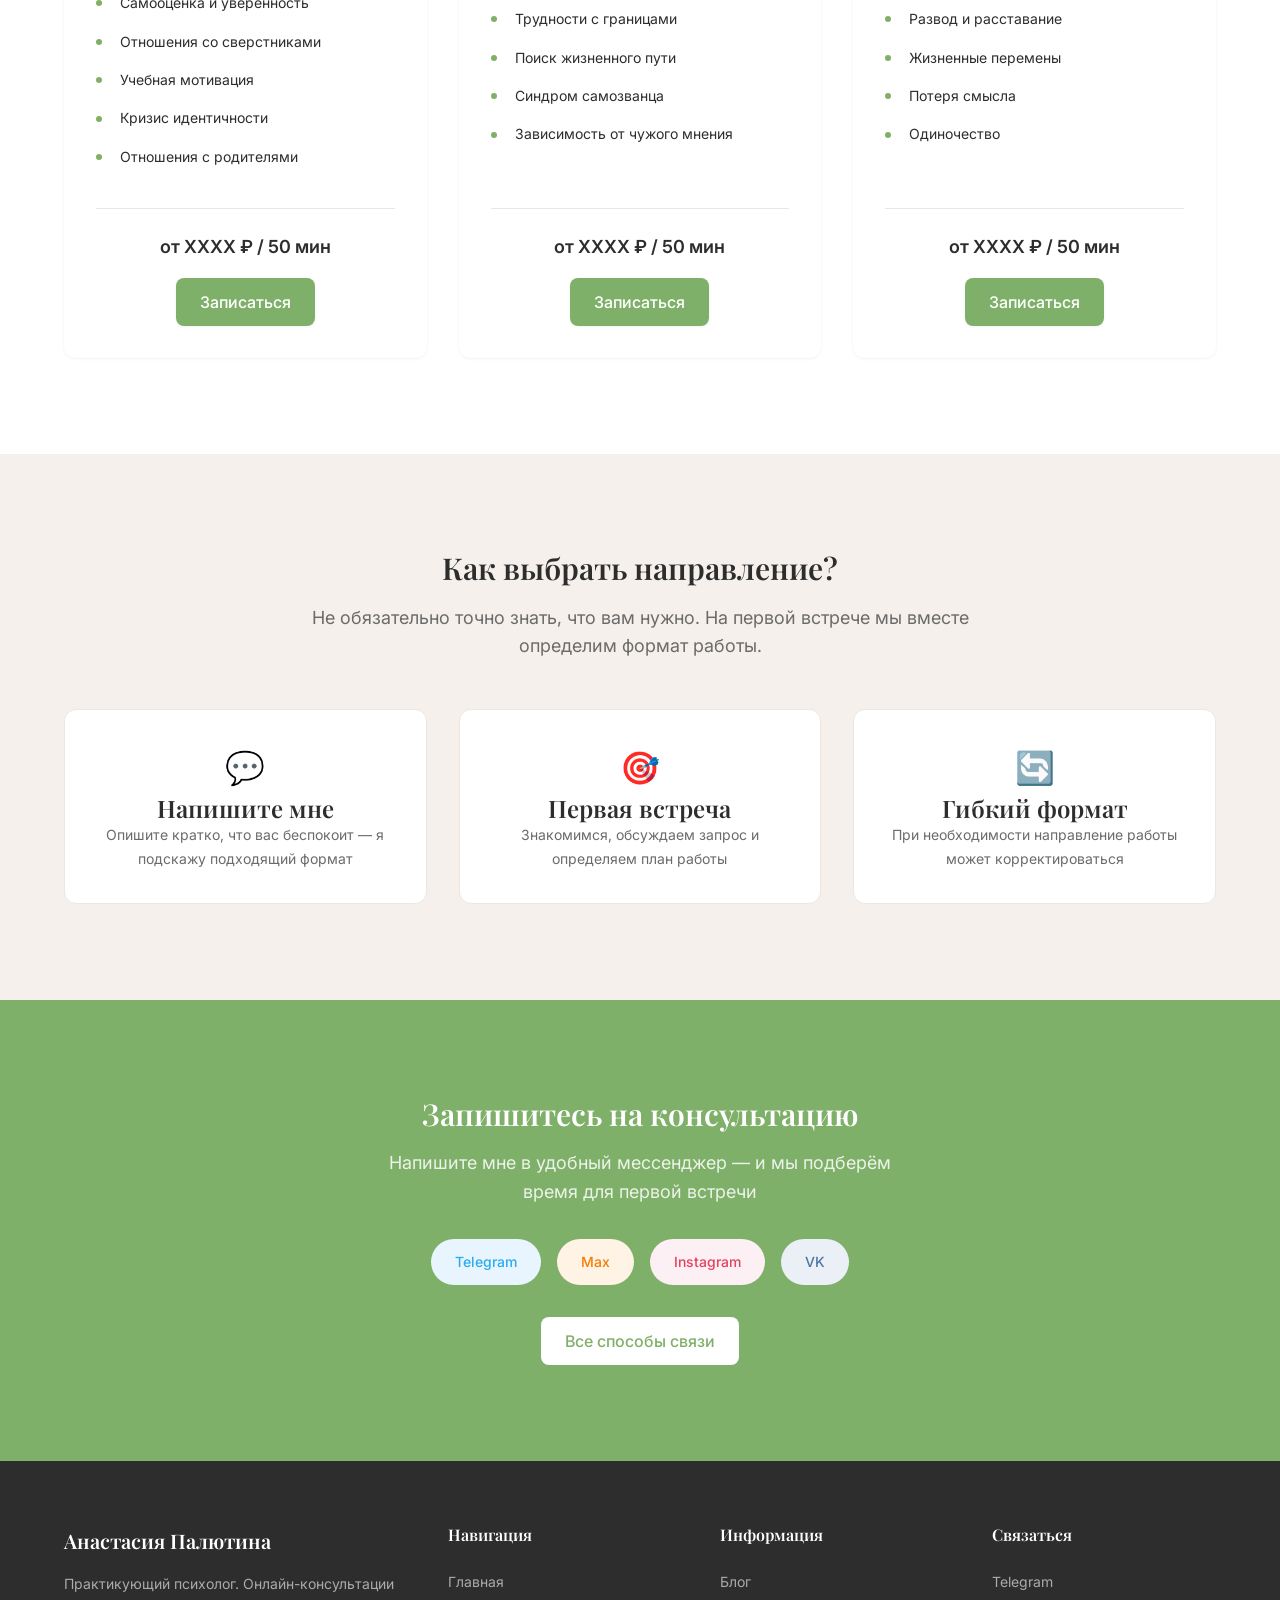
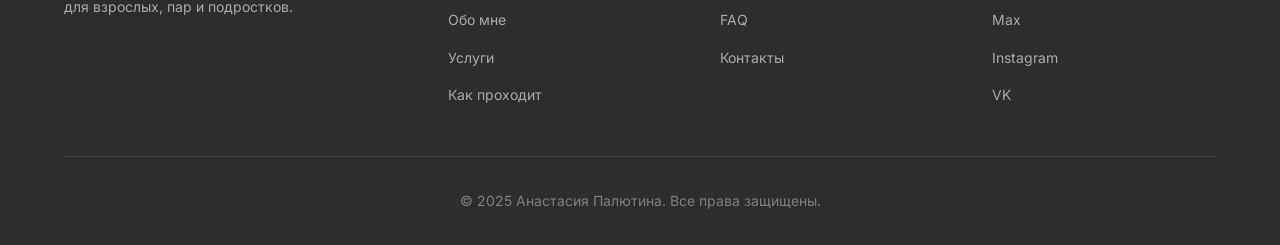
<file: services.html>
<!doctype html>
<html lang="ru">
    <head>
        <meta charset="UTF-8" />
        <meta name="viewport" content="width=device-width, initial-scale=1.0" />
        <meta
            name="description"
            content="Услуги психолога: детская психология, терапия отношений, работа со стрессом, подростковая психология, личностный рост. Цены и описание."
        />
        <meta property="og:title" content="Услуги — Психолог онлайн" />
        <meta
            property="og:description"
            content="Направления работы: детская психология, терапия отношений, стресс и тревожность, подростковая психология, личностный рост, кризисные состояния."
        />
        <meta property="og:type" content="website" />
        <meta property="og:url" content="/services.html" />
        <meta property="og:locale" content="ru_RU" />
        <link rel="canonical" href="/services.html" />
        <link rel="icon" href="img/favicon.svg" type="image/svg+xml" />
        <title>Услуги — Психолог онлайн</title>
        <script type="application/ld+json">
            {
                "@context": "https://schema.org",
                "@type": "Person",
                "name": "Анастасия Палютина",
                "jobTitle": "Психолог",
                "description": "Практикующий психолог. Онлайн-консультации для взрослых, пар и подростков.",
                "url": "/services.html",
                "sameAs": [
                    "https://t.me/nastya_palyutina",
                    "https://wa.me/79001234567",
                    "https://instagram.com/username",
                    "https://vk.com/username"
                ]
            }
        </script>
        <link rel="preconnect" href="https://fonts.googleapis.com" />
        <link rel="preconnect" href="https://fonts.gstatic.com" crossorigin />
        <link
            href="https://fonts.googleapis.com/css2?family=Inter:wght@400;500;600&family=Playfair+Display:wght@500;600;700&display=swap"
            rel="stylesheet"
        />
        <link rel="stylesheet" href="css/base.css" />
        <link rel="stylesheet" href="css/components.css" />
        <link rel="stylesheet" href="css/layout.css" />
        <link rel="stylesheet" href="css/pages/services.css" />
        <link rel="stylesheet" href="css/responsive.css" />
    </head>
    <body>
        <header class="header">
            <div class="container header__inner">
                <a href="index.html" class="header__logo">Анастасия Палютина</a>
                <nav class="header__nav">
                    <ul class="header__nav-list">
                        <li>
                            <a href="index.html" class="header__nav-link"
                                >Главная</a
                            >
                        </li>
                        <li>
                            <a href="about.html" class="header__nav-link"
                                >Обо мне</a
                            >
                        </li>
                        <li>
                            <a
                                href="services.html"
                                class="header__nav-link header__nav-link--active"
                                >Услуги</a
                            >
                        </li>
                        <li>
                            <a href="how-it-works.html" class="header__nav-link"
                                >Как проходит</a
                            >
                        </li>
                        <li>
                            <a href="blog.html" class="header__nav-link"
                                >Блог</a
                            >
                        </li>
                        <li>
                            <a href="faq.html" class="header__nav-link">FAQ</a>
                        </li>
                        <li>
                            <a href="contact.html" class="header__nav-link"
                                >Контакты</a
                            >
                        </li>
                    </ul>
                </nav>
                <a href="contact.html" class="btn btn--primary header__cta"
                    >Записаться</a
                >
                <button class="burger" aria-label="Открыть меню">
                    <span class="burger__line"></span
                    ><span class="burger__line"></span
                    ><span class="burger__line"></span>
                </button>
            </div>
        </header>

        <div class="mobile-menu">
            <ul class="mobile-menu__list">
                <li>
                    <a href="index.html" class="mobile-menu__link">Главная</a>
                </li>
                <li>
                    <a href="about.html" class="mobile-menu__link">Обо мне</a>
                </li>
                <li>
                    <a href="services.html" class="mobile-menu__link">Услуги</a>
                </li>
                <li>
                    <a href="how-it-works.html" class="mobile-menu__link"
                        >Как проходит</a
                    >
                </li>
                <li><a href="blog.html" class="mobile-menu__link">Блог</a></li>
                <li><a href="faq.html" class="mobile-menu__link">FAQ</a></li>
                <li>
                    <a href="contact.html" class="mobile-menu__link"
                        >Контакты</a
                    >
                </li>
            </ul>
            <a
                href="contact.html"
                class="btn btn--primary btn--full mobile-menu__cta"
                >Записаться на консультацию</a
            >
        </div>

        <section class="page-hero">
            <div class="container">
                <div class="page-hero__center">
                    <span class="badge badge--green">Услуги</span>
                    <h1>Направления работы</h1>
                    <p>
                        Выберите то, что откликается вашей ситуации. Если не
                        уверены — напишите, и мы вместе определим формат.
                    </p>
                </div>
            </div>
        </section>

        <section class="section section--bg">
            <div class="container">
                <div class="services-grid">
                    <div class="service-detail-card">
                        <div class="service-detail-card__header">
                            <span class="service-detail-card__emoji">🧒</span>
                            <h3>Детская психология</h3>
                        </div>
                        <p class="service-detail-card__desc">
                            Работа с детьми от 4 лет и их родителями. Помогаю
                            справиться с эмоциональными и поведенческими
                            трудностями через игровую терапию и работу с семьёй.
                        </p>
                        <ul class="service-detail-card__list">
                            <li>Страхи и тревожность у детей</li>
                            <li>Агрессия и трудности в поведении</li>
                            <li>Адаптация к саду / школе</li>
                            <li>Проблемы в общении со сверстниками</li>
                            <li>Развод родителей и реакция ребёнка</li>
                        </ul>
                        <div class="service-detail-card__footer">
                            <span class="service-detail-card__price"
                                >от XXXX ₽ / 50 мин</span
                            >
                            <a href="contact.html" class="btn btn--primary"
                                >Записаться</a
                            >
                        </div>
                    </div>

                    <div class="service-detail-card">
                        <div class="service-detail-card__header">
                            <span class="service-detail-card__emoji">👫</span>
                            <h3>Терапия отношений</h3>
                        </div>
                        <p class="service-detail-card__desc">
                            Консультирование пар и семей. Помогаю партнёрам
                            услышать друг друга, разрешить повторяющиеся
                            конфликты и восстановить близость.
                        </p>
                        <ul class="service-detail-card__list">
                            <li>Частые конфликты и непонимание</li>
                            <li>Утрата близости и доверия</li>
                            <li>Сложности в коммуникации</li>
                            <li>Подготовка к совместной жизни</li>
                            <li>Переживание кризиса в отношениях</li>
                        </ul>
                        <div class="service-detail-card__footer">
                            <span class="service-detail-card__price"
                                >от XXXX ₽ / 80 мин</span
                            >
                            <a href="contact.html" class="btn btn--primary"
                                >Записаться</a
                            >
                        </div>
                    </div>

                    <div class="service-detail-card">
                        <div class="service-detail-card__header">
                            <span class="service-detail-card__emoji">🌿</span>
                            <h3>Стресс и тревожность</h3>
                        </div>
                        <p class="service-detail-card__desc">
                            Работа с хроническим стрессом, тревожностью,
                            паническими атаками и эмоциональным выгоранием.
                            Находим причины и учимся справляться.
                        </p>
                        <ul class="service-detail-card__list">
                            <li>Постоянная тревога и беспокойство</li>
                            <li>Панические атаки</li>
                            <li>Эмоциональное выгорание</li>
                            <li>Бессонница из-за стресса</li>
                            <li>Соматические симптомы</li>
                        </ul>
                        <div class="service-detail-card__footer">
                            <span class="service-detail-card__price"
                                >от XXXX ₽ / 50 мин</span
                            >
                            <a href="contact.html" class="btn btn--primary"
                                >Записаться</a
                            >
                        </div>
                    </div>

                    <div class="service-detail-card">
                        <div class="service-detail-card__header">
                            <span class="service-detail-card__emoji">🌱</span>
                            <h3>Подростковая психология</h3>
                        </div>
                        <p class="service-detail-card__desc">
                            Поддержка подростков 13–17 лет. Помогаюnavigate
                            через сложности взросления, найти себя и научиться
                            строить здоровые отношения.
                        </p>
                        <ul class="service-detail-card__list">
                            <li>Самооценка и уверенность</li>
                            <li>Отношения со сверстниками</li>
                            <li>Учебная мотивация</li>
                            <li>Кризис идентичности</li>
                            <li>Отношения с родителями</li>
                        </ul>
                        <div class="service-detail-card__footer">
                            <span class="service-detail-card__price"
                                >от XXXX ₽ / 50 мин</span
                            >
                            <a href="contact.html" class="btn btn--primary"
                                >Записаться</a
                            >
                        </div>
                    </div>

                    <div class="service-detail-card">
                        <div class="service-detail-card__header">
                            <span class="service-detail-card__emoji">💪</span>
                            <h3>Личностный рост</h3>
                        </div>
                        <p class="service-detail-card__desc">
                            Работа с самооценкой, личными границами, жизненными
                            целями. Помогаю лучше понимать себя и жить
                            осознанно.
                        </p>
                        <ul class="service-detail-card__list">
                            <li>Низкая самооценка</li>
                            <li>Трудности с границами</li>
                            <li>Поиск жизненного пути</li>
                            <li>Синдром самозванца</li>
                            <li>Зависимость от чужого мнения</li>
                        </ul>
                        <div class="service-detail-card__footer">
                            <span class="service-detail-card__price"
                                >от XXXX ₽ / 50 мин</span
                            >
                            <a href="contact.html" class="btn btn--primary"
                                >Записаться</a
                            >
                        </div>
                    </div>

                    <div class="service-detail-card">
                        <div class="service-detail-card__header">
                            <span class="service-detail-card__emoji">🤝</span>
                            <h3>Кризисные состояния</h3>
                        </div>
                        <p class="service-detail-card__desc">
                            Поддержка в трудные периоды: потеря, развод,
                            переезд, смена работы. Помогаю прожить кризис и
                            найти опору.
                        </p>
                        <ul class="service-detail-card__list">
                            <li>Утрата и горевание</li>
                            <li>Развод и расставание</li>
                            <li>Жизненные перемены</li>
                            <li>Потеря смысла</li>
                            <li>Одиночество</li>
                        </ul>
                        <div class="service-detail-card__footer">
                            <span class="service-detail-card__price"
                                >от XXXX ₽ / 50 мин</span
                            >
                            <a href="contact.html" class="btn btn--primary"
                                >Записаться</a
                            >
                        </div>
                    </div>
                </div>
            </div>
        </section>

        <section class="section">
            <div class="container">
                <div class="section__header">
                    <h2 class="section__title">Как выбрать направление?</h2>
                    <p class="section__subtitle">
                        Не обязательно точно знать, что вам нужно. На первой
                        встрече мы вместе определим формат работы.
                    </p>
                </div>
                <div class="grid grid--3">
                    <div class="card card--flat text-center">
                        <span style="font-size: 2rem">💬</span>
                        <h3>Напишите мне</h3>
                        <p
                            style="
                                font-size: var(--text-sm);
                                color: var(--color-text-secondary);
                            "
                        >
                            Опишите кратко, что вас беспокоит — я подскажу
                            подходящий формат
                        </p>
                    </div>
                    <div class="card card--flat text-center">
                        <span style="font-size: 2rem">🎯</span>
                        <h3>Первая встреча</h3>
                        <p
                            style="
                                font-size: var(--text-sm);
                                color: var(--color-text-secondary);
                            "
                        >
                            Знакомимся, обсуждаем запрос и определяем план
                            работы
                        </p>
                    </div>
                    <div class="card card--flat text-center">
                        <span style="font-size: 2rem">🔄</span>
                        <h3>Гибкий формат</h3>
                        <p
                            style="
                                font-size: var(--text-sm);
                                color: var(--color-text-secondary);
                            "
                        >
                            При необходимости направление работы может
                            корректироваться
                        </p>
                    </div>
                </div>
            </div>
        </section>

        <section
            class="section"
            style="background-color: var(--color-accent-green); color: #ffffff"
        >
            <div class="container text-center">
                <h2 class="section__title" style="color: #ffffff">
                    Запишитесь на консультацию
                </h2>
                <p
                    class="section__subtitle"
                    style="
                        color: rgba(255, 255, 255, 0.85);
                        max-width: 560px;
                        margin: 0 auto var(--space-xl);
                    "
                >
                    Напишите мне в удобный мессенджер — и мы подберём время для
                    первой встречи
                </p>
                <div
                    class="messenger-links"
                    style="margin-bottom: var(--space-xl)"
                >
                    <a
                        href="https://t.me/nastya_palyutina"
                        class="messenger-link messenger-link--telegram"
                        target="_blank"
                        rel="noopener"
                        >Telegram</a
                    >
                    <a
                        href="https://wa.me/79001234567"
                        class="messenger-link messenger-link--max"
                        target="_blank"
                        rel="noopener"
                        >Max</a
                    >
                    <a
                        href="https://instagram.com/username"
                        class="messenger-link messenger-link--instagram"
                        target="_blank"
                        rel="noopener"
                        >Instagram</a
                    >
                    <a
                        href="https://vk.com/username"
                        class="messenger-link messenger-link--vk"
                        target="_blank"
                        rel="noopener"
                        >VK</a
                    >
                </div>
                <a
                    href="contact.html"
                    class="btn"
                    style="
                        background-color: #ffffff;
                        color: var(--color-accent-green);
                    "
                    >Все способы связи</a
                >
            </div>
        </section>

        <footer class="footer">
            <div class="container">
                <div class="footer__inner">
                    <div class="footer__brand">
                        <div class="footer__logo">Анастасия Палютина</div>
                        <p>
                            Практикующий психолог. Онлайн-консультации для
                            взрослых, пар и подростков.
                        </p>
                    </div>
                    <div>
                        <h4 class="footer__title">Навигация</h4>
                        <ul class="footer__list">
                            <li>
                                <a href="index.html" class="footer__link"
                                    >Главная</a
                                >
                            </li>
                            <li>
                                <a href="about.html" class="footer__link"
                                    >Обо мне</a
                                >
                            </li>
                            <li>
                                <a href="services.html" class="footer__link"
                                    >Услуги</a
                                >
                            </li>
                            <li>
                                <a href="how-it-works.html" class="footer__link"
                                    >Как проходит</a
                                >
                            </li>
                        </ul>
                    </div>
                    <div>
                        <h4 class="footer__title">Информация</h4>
                        <ul class="footer__list">
                            <li>
                                <a href="blog.html" class="footer__link"
                                    >Блог</a
                                >
                            </li>
                            <li>
                                <a href="faq.html" class="footer__link">FAQ</a>
                            </li>
                            <li>
                                <a href="contact.html" class="footer__link"
                                    >Контакты</a
                                >
                            </li>
                        </ul>
                    </div>
                    <div>
                        <h4 class="footer__title">Связаться</h4>
                        <ul class="footer__list">
                            <li>
                                <a
                                    href="https://t.me/nastya_palyutina"
                                    class="footer__link"
                                    target="_blank"
                                    rel="noopener"
                                    >Telegram</a
                                >
                            </li>
                            <li>
                                <a
                                    href="https://wa.me/79001234567"
                                    class="footer__link"
                                    target="_blank"
                                    rel="noopener"
                                    >Max</a
                                >
                            </li>
                            <li>
                                <a
                                    href="https://instagram.com/username"
                                    class="footer__link"
                                    target="_blank"
                                    rel="noopener"
                                    >Instagram</a
                                >
                            </li>
                            <li>
                                <a
                                    href="https://vk.com/username"
                                    class="footer__link"
                                    target="_blank"
                                    rel="noopener"
                                    >VK</a
                                >
                            </li>
                        </ul>
                    </div>
                </div>
                <div class="footer__bottom">
                    <p>&copy; 2025 Анастасия Палютина. Все права защищены.</p>
                </div>
            </div>
        </footer>

        <script src="js/main.js"></script>
    </body>
</html>
</file>
<file: css/base.css>
/* ============================================
   BASE STYLES & CSS CUSTOM PROPERTIES
   Сайт психолога — базовые стили
   ============================================ */

/* --- Reset & Base --- */
*,
*::before,
*::after {
  box-sizing: border-box;
  margin: 0;
  padding: 0;
}

html {
  font-size: 100%;
  scroll-behavior: smooth;
  -webkit-font-smoothing: antialiased;
  -moz-osx-font-smoothing: grayscale;
}

body {
  font-family: var(--font-body);
  font-size: var(--text-base);
  line-height: 1.6;
  color: var(--color-text-primary);
  background-color: var(--color-bg-primary);
}

img {
  max-width: 100%;
  height: auto;
  display: block;
}

a {
  color: inherit;
  text-decoration: none;
  transition: color var(--transition-fast);
}

a:hover {
  color: var(--color-accent-green);
}

ul,
ol {
  list-style: none;
}

button {
  font: inherit;
  cursor: pointer;
  border: none;
  background: none;
}

input,
textarea,
select {
  font: inherit;
}

/* --- CSS Custom Properties --- */
:root {
  /* Colors */
  --color-bg-primary: #F5F0EB;
  --color-bg-secondary: #FFFFFF;
  --color-bg-accent: #EDE7E0;
  --color-text-primary: #2D2D2D;
  --color-text-secondary: #6B6B6B;
  --color-text-light: #8A8A8A;
  --color-accent-green: #7FB069;
  --color-accent-green-hover: #6A9A56;
  --color-accent-blue: #6B9DAD;
  --color-accent-blue-hover: #5A8A9A;
  --color-accent-warm: #D4A574;
  --color-border: #E0D5CC;
  --color-border-light: #EDE7E0;

  /* Typography */
  --font-body: 'Inter', system-ui, -apple-system, BlinkMacSystemFont, 'Segoe UI', Roboto, sans-serif;
  --font-heading: 'Playfair Display', Georgia, 'Times New Roman', serif;

  --text-xs: 0.75rem;    /* 12px */
  --text-sm: 0.875rem;   /* 14px */
  --text-base: 1rem;     /* 16px */
  --text-lg: 1.125rem;   /* 18px */
  --text-xl: 1.25rem;    /* 20px */
  --text-2xl: 1.5rem;    /* 24px */
  --text-3xl: 1.875rem;  /* 30px */
  --text-4xl: 2.25rem;   /* 36px */
  --text-5xl: 3rem;      /* 48px */

  /* Spacing */
  --space-2xs: 0.25rem;  /* 4px */
  --space-xs: 0.5rem;    /* 8px */
  --space-sm: 0.75rem;   /* 12px */
  --space-md: 1rem;      /* 16px */
  --space-lg: 1.5rem;    /* 24px */
  --space-xl: 2rem;      /* 32px */
  --space-2xl: 3rem;     /* 48px */
  --space-3xl: 4rem;     /* 64px */
  --space-4xl: 6rem;     /* 96px */

  /* Border Radius */
  --radius-sm: 6px;
  --radius-md: 8px;
  --radius-lg: 12px;
  --radius-xl: 16px;
  --radius-full: 9999px;

  /* Shadows */
  --shadow-sm: 0 1px 3px rgba(45, 45, 45, 0.06);
  --shadow-md: 0 4px 12px rgba(45, 45, 45, 0.08);
  --shadow-lg: 0 8px 24px rgba(45, 45, 45, 0.1);
  --shadow-xl: 0 12px 32px rgba(45, 45, 45, 0.12);

  /* Transitions */
  --transition-fast: 150ms ease;
  --transition-base: 250ms ease;
  --transition-slow: 400ms ease;

  /* Z-index layers */
  --z-dropdown: 100;
  --z-sticky: 200;
  --z-overlay: 300;
  --z-modal: 400;
  --z-toast: 500;

  /* Layout */
  --max-width: 1200px;
  --header-height: 72px;
}

/* --- Typography --- */
h1,
h2,
h3,
h4,
h5,
h6 {
  font-family: var(--font-heading);
  font-weight: 600;
  line-height: 1.25;
  color: var(--color-text-primary);
}

h1 {
  font-size: var(--text-4xl);
}

h2 {
  font-size: var(--text-3xl);
}

h3 {
  font-size: var(--text-2xl);
}

h4 {
  font-size: var(--text-xl);
}

p {
  margin-bottom: var(--space-md);
  line-height: 1.7;
}

p:last-child {
  margin-bottom: 0;
}

/* --- Utility Classes --- */
.container {
  width: 100%;
  max-width: var(--max-width);
  margin: 0 auto;
  padding: 0 var(--space-lg);
}

.text-center {
  text-align: center;
}

.sr-only {
  position: absolute;
  width: 1px;
  height: 1px;
  padding: 0;
  margin: -1px;
  overflow: hidden;
  clip: rect(0, 0, 0, 0);
  white-space: nowrap;
  border: 0;
}
</file>
<file: css/components.css>
/* ============================================
   COMPONENTS
   Кнопки, карточки, формы и др.
   ============================================ */

/* --- Page Hero (shared across pages) --- */
.page-hero {
    padding: var(--space-4xl) 0;
}

.page-hero__center {
    text-align: center;
    max-width: 700px;
    margin: 0 auto;
}

.page-hero__center .badge {
    margin-bottom: var(--space-md);
    display: inline-block;
}

.page-hero__center h1 {
    margin-bottom: var(--space-md);
}

.page-hero__center p {
    font-size: var(--text-lg);
    color: var(--color-text-secondary);
    line-height: 1.7;
}

@media (max-width: 767px) {
    .page-hero {
        padding: var(--space-2xl) 0;
    }

    .page-hero__center h1 {
        font-size: var(--text-2xl);
    }

    .page-hero__center p {
        font-size: var(--text-base);
    }
}

/* --- Buttons --- */
.btn {
    display: inline-flex;
    align-items: center;
    justify-content: center;
    gap: var(--space-xs);
    padding: var(--space-sm) var(--space-lg);
    font-size: var(--text-base);
    font-weight: 500;
    line-height: 1.5;
    border-radius: var(--radius-md);
    transition: all var(--transition-base);
    cursor: pointer;
    text-align: center;
    white-space: nowrap;
}

.btn--primary {
    background-color: var(--color-accent-green);
    color: #ffffff;
    box-shadow: var(--shadow-sm);
}

.btn--primary:hover {
    background-color: var(--color-accent-green-hover);
    box-shadow: var(--shadow-md);
    transform: translateY(-1px);
    color: #ffffff;
}

.btn--secondary {
    background-color: transparent;
    color: var(--color-accent-green);
    border: 2px solid var(--color-accent-green);
}

.btn--secondary:hover {
    background-color: var(--color-accent-green);
    color: #ffffff;
}

.btn--warm {
    background-color: var(--color-accent-warm);
    color: #ffffff;
    box-shadow: var(--shadow-sm);
}

.btn--warm:hover {
    background-color: #c49462;
    box-shadow: var(--shadow-md);
    transform: translateY(-1px);
    color: #ffffff;
}

.btn--large {
    padding: var(--space-md) var(--space-xl);
    font-size: var(--text-lg);
}

.btn--full {
    width: 100%;
}

/* --- Card --- */
.card {
    background-color: var(--color-bg-secondary);
    border-radius: var(--radius-lg);
    padding: var(--space-xl);
    box-shadow: var(--shadow-sm);
    transition:
        box-shadow var(--transition-base),
        transform var(--transition-base);
}

.card:hover {
    box-shadow: var(--shadow-md);
    transform: translateY(-2px);
}

.card--flat {
    box-shadow: none;
    border: 1px solid var(--color-border-light);
}

.card--flat:hover {
    transform: none;
    border-color: var(--color-border);
}

/* --- Service Card --- */
.service-card {
    background-color: var(--color-bg-secondary);
    border-radius: var(--radius-lg);
    padding: var(--space-xl);
    box-shadow: var(--shadow-sm);
    transition: all var(--transition-base);
    text-align: center;
}

.service-card:hover {
    box-shadow: var(--shadow-md);
    transform: translateY(-4px);
}

.service-card__icon {
    width: 56px;
    height: 56px;
    margin: 0 auto var(--space-lg);
    background-color: var(--color-bg-accent);
    border-radius: var(--radius-lg);
    display: flex;
    align-items: center;
    justify-content: center;
    font-size: var(--text-2xl);
}

.service-card__title {
    font-family: var(--font-heading);
    font-size: var(--text-xl);
    margin-bottom: var(--space-sm);
}

.service-card__text {
    color: var(--color-text-secondary);
    font-size: var(--text-sm);
    line-height: 1.6;
    margin-bottom: var(--space-md);
}

.service-card__link {
    color: var(--color-accent-green);
    font-weight: 500;
    font-size: var(--text-sm);
}

.service-card__link:hover {
    color: var(--color-accent-green-hover);
}

/* --- Section --- */
.section {
    padding: var(--space-4xl) 0;
}

.section--sm {
    padding: var(--space-3xl) 0;
}

.section--bg {
    background-color: var(--color-bg-secondary);
}

.section__header {
    text-align: center;
    max-width: 680px;
    margin: 0 auto var(--space-2xl);
}

.section__title {
    margin-bottom: var(--space-md);
}

.section__subtitle {
    color: var(--color-text-secondary);
    font-size: var(--text-lg);
    line-height: 1.6;
}

/* --- Messenger Buttons --- */
.messenger-links {
    display: flex;
    flex-wrap: wrap;
    gap: var(--space-md);
    justify-content: center;
}

.messenger-link {
    display: inline-flex;
    align-items: center;
    gap: var(--space-xs);
    padding: var(--space-sm) var(--space-lg);
    border-radius: var(--radius-full);
    font-size: var(--text-sm);
    font-weight: 500;
    transition: all var(--transition-base);
    text-decoration: none;
}

.messenger-link:hover {
    transform: translateY(-2px);
    text-decoration: none;
}

.messenger-link--telegram {
    background-color: #e8f5fe;
    color: #2aabee;
}

.messenger-link--telegram:hover {
    background-color: #2aabee;
    color: #ffffff;
}

.messenger-link--whatsapp {
    background-color: #e8f8ea;
    color: #25d366;
}

.messenger-link--whatsapp:hover {
    background-color: #25d366;
    color: #ffffff;
}

.messenger-link--instagram {
    background-color: #fdf0f5;
    color: #e4405f;
}

.messenger-link--instagram:hover {
    background-color: #e4405f;
    color: #ffffff;
}

.messenger-link--vk {
    background-color: #ebf0f6;
    color: #4c75a3;
}

.messenger-link--vk:hover {
    background-color: #4c75a3;
    color: #ffffff;
}

.messenger-link--max {
    background-color: #fff3e6;
    color: #f57c00;
}

.messenger-link--max:hover {
    background-color: #f57c00;
    color: #ffffff;
}

.messenger-link__icon {
    width: 20px;
    height: 20px;
}

/* --- Form --- */
.form {
    max-width: 500px;
    margin: 0 auto;
}

.form__group {
    margin-bottom: var(--space-lg);
}

.form__label {
    display: block;
    margin-bottom: var(--space-xs);
    font-size: var(--text-sm);
    font-weight: 500;
    color: var(--color-text-primary);
}

.form__input,
.form__textarea,
.form__select {
    width: 100%;
    padding: var(--space-sm) var(--space-md);
    border: 1px solid var(--color-border);
    border-radius: var(--radius-sm);
    background-color: var(--color-bg-secondary);
    color: var(--color-text-primary);
    transition:
        border-color var(--transition-fast),
        box-shadow var(--transition-fast);
}

.form__input:focus,
.form__textarea:focus,
.form__select:focus {
    outline: none;
    border-color: var(--color-accent-green);
    box-shadow: 0 0 0 3px rgba(127, 176, 105, 0.15);
}

.form__textarea {
    min-height: 120px;
    resize: vertical;
}

.form__error {
    color: #e53935;
    font-size: var(--text-xs);
    margin-top: var(--space-2xs);
}

/* --- Badge --- */
.badge {
    display: inline-block;
    padding: var(--space-2xs) var(--space-sm);
    font-size: var(--text-xs);
    font-weight: 600;
    text-transform: uppercase;
    letter-spacing: 0.05em;
    border-radius: var(--radius-full);
}

.badge--green {
    background-color: rgba(127, 176, 105, 0.15);
    color: var(--color-accent-green-hover);
}

.badge--blue {
    background-color: rgba(107, 157, 173, 0.15);
    color: var(--color-accent-blue-hover);
}

.badge--warm {
    background-color: rgba(212, 165, 116, 0.15);
    color: #b0844f;
}

/* --- Divider --- */
.divider {
    height: 1px;
    background-color: var(--color-border-light);
    border: none;
    margin: var(--space-2xl) 0;
}
</file>
<file: css/layout.css>
/* ============================================
   LAYOUT
   Хедер, футер, сетка
   ============================================ */

/* --- Header --- */
.header {
  position: sticky;
  top: 0;
  z-index: var(--z-sticky);
  background-color: var(--color-bg-secondary);
  border-bottom: 1px solid var(--color-border-light);
  height: var(--header-height);
}

.header__inner {
  display: flex;
  align-items: center;
  justify-content: space-between;
  height: 100%;
}

.header__logo {
  font-family: var(--font-heading);
  font-size: var(--text-xl);
  font-weight: 600;
  color: var(--color-text-primary);
}

.header__logo:hover {
  color: var(--color-accent-green);
}

.header__nav {
  display: flex;
  align-items: center;
  gap: var(--space-xl);
}

.header__nav-list {
  display: flex;
  gap: var(--space-lg);
}

.header__nav-link {
  font-size: var(--text-sm);
  font-weight: 500;
  color: var(--color-text-secondary);
  padding: var(--space-xs) 0;
  position: relative;
  transition: color var(--transition-fast);
}

.header__nav-link:hover,
.header__nav-link--active {
  color: var(--color-text-primary);
}

.header__nav-link--active::after {
  content: '';
  position: absolute;
  bottom: -2px;
  left: 0;
  right: 0;
  height: 2px;
  background-color: var(--color-accent-green);
  border-radius: 1px;
}

.header__cta {
  padding: var(--space-xs) var(--space-lg);
  font-size: var(--text-sm);
}

/* --- Burger Menu --- */
.burger {
  display: none;
  flex-direction: column;
  gap: 5px;
  padding: var(--space-xs);
  cursor: pointer;
}

.burger__line {
  display: block;
  width: 24px;
  height: 2px;
  background-color: var(--color-text-primary);
  border-radius: 2px;
  transition: all var(--transition-base);
}

.burger--active .burger__line:nth-child(1) {
  transform: translateY(7px) rotate(45deg);
}

.burger--active .burger__line:nth-child(2) {
  opacity: 0;
}

.burger--active .burger__line:nth-child(3) {
  transform: translateY(-7px) rotate(-45deg);
}

/* --- Mobile Menu --- */
.mobile-menu {
  display: none;
  position: fixed;
  top: var(--header-height);
  left: 0;
  right: 0;
  bottom: 0;
  background-color: var(--color-bg-secondary);
  padding: var(--space-xl);
  z-index: var(--z-sticky);
  overflow-y: auto;
}

.mobile-menu--open {
  display: block;
}

.mobile-menu__list {
  display: flex;
  flex-direction: column;
  gap: var(--space-lg);
}

.mobile-menu__link {
  display: block;
  font-size: var(--text-lg);
  font-weight: 500;
  padding: var(--space-sm) 0;
  border-bottom: 1px solid var(--color-border-light);
  color: var(--color-text-primary);
}

.mobile-menu__cta {
  margin-top: var(--space-xl);
}

/* --- Footer --- */
.footer {
  background-color: var(--color-text-primary);
  color: rgba(255, 255, 255, 0.7);
  padding: var(--space-3xl) 0 var(--space-xl);
}

.footer__inner {
  display: grid;
  grid-template-columns: 1.5fr 1fr 1fr 1fr;
  gap: var(--space-2xl);
}

.footer__brand p {
  color: rgba(255, 255, 255, 0.6);
  font-size: var(--text-sm);
  margin-top: var(--space-md);
  line-height: 1.6;
}

.footer__logo {
  font-family: var(--font-heading);
  font-size: var(--text-xl);
  font-weight: 600;
  color: #FFFFFF;
}

.footer__title {
  font-family: var(--font-heading);
  font-size: var(--text-base);
  font-weight: 600;
  color: #FFFFFF;
  margin-bottom: var(--space-lg);
}

.footer__list {
  display: flex;
  flex-direction: column;
  gap: var(--space-sm);
}

.footer__link {
  font-size: var(--text-sm);
  color: rgba(255, 255, 255, 0.6);
  transition: color var(--transition-fast);
}

.footer__link:hover {
  color: #FFFFFF;
}

.footer__bottom {
  margin-top: var(--space-2xl);
  padding-top: var(--space-xl);
  border-top: 1px solid rgba(255, 255, 255, 0.1);
  text-align: center;
  font-size: var(--text-sm);
  color: rgba(255, 255, 255, 0.4);
}

/* --- Grid --- */
.grid {
  display: grid;
  gap: var(--space-xl);
}

.grid--2 {
  grid-template-columns: repeat(2, 1fr);
}

.grid--3 {
  grid-template-columns: repeat(3, 1fr);
}

.grid--4 {
  grid-template-columns: repeat(4, 1fr);
}

.grid--center {
  align-items: center;
}

/* --- Flex --- */
.flex {
  display: flex;
}

.flex--center {
  align-items: center;
  justify-content: center;
}

.flex--between {
  justify-content: space-between;
}

.flex--wrap {
  flex-wrap: wrap;
}

.flex--column {
  flex-direction: column;
}

.flex--gap-sm {
  gap: var(--space-sm);
}

.flex--gap-md {
  gap: var(--space-md);
}

.flex--gap-lg {
  gap: var(--space-lg);
}

.flex--gap-xl {
  gap: var(--space-xl);
}
</file>
<file: css/pages/home.css>
/* ============================================
   HOME PAGE STYLES
   Главная страница
   ============================================ */

/* --- Hero --- */
.hero {
  padding: var(--space-4xl) 0;
  background-color: var(--color-bg-primary);
}

.hero__inner {
  display: grid;
  grid-template-columns: 1.2fr 1fr;
  gap: var(--space-3xl);
  align-items: center;
}

.hero__badge {
  margin-bottom: var(--space-md);
}

.hero__title {
  font-size: var(--text-5xl);
  line-height: 1.15;
  margin-bottom: var(--space-lg);
}

.hero__text {
  font-size: var(--text-lg);
  color: var(--color-text-secondary);
  line-height: 1.7;
  margin-bottom: var(--space-xl);
  max-width: 540px;
}

.hero__buttons {
  display: flex;
  gap: var(--space-md);
  margin-bottom: var(--space-xl);
}

.hero__messengers {
  margin-top: var(--space-xl);
}

.hero__messengers-label {
  font-size: var(--text-sm);
  color: var(--color-text-secondary);
  margin-bottom: var(--space-sm);
}

/* Hero Image Placeholder */
.hero__image {
  display: flex;
  justify-content: center;
  align-items: center;
}

.hero__image-placeholder {
  width: 100%;
  max-width: 380px;
  aspect-ratio: 3 / 4;
  background-color: var(--color-bg-accent);
  border-radius: var(--radius-xl);
  display: flex;
  flex-direction: column;
  align-items: center;
  justify-content: center;
  gap: var(--space-md);
  color: var(--color-text-light);
  font-size: var(--text-sm);
  border: 2px dashed var(--color-border);
}

.hero__image-placeholder svg {
  width: 80px;
  height: 80px;
  opacity: 0.5;
}

.hero__image-placeholder img {
  width: 100%;
  height: 100%;
  object-fit: cover;
  border-radius: var(--radius-xl);
}

/* --- Testimonials --- */
.testimonials {
  padding: var(--space-4xl) 0;
  background-color: var(--color-bg-primary);
}

.testimonials__grid {
  display: grid;
  grid-template-columns: repeat(3, 1fr);
  gap: var(--space-xl);
}

.testimonial-card {
  background-color: var(--color-bg-secondary);
  border-radius: var(--radius-lg);
  padding: var(--space-xl);
  box-shadow: var(--shadow-sm);
  transition: box-shadow var(--transition-base);
}

.testimonial-card:hover {
  box-shadow: var(--shadow-md);
}

.testimonial-card__stars {
  display: flex;
  gap: 2px;
  margin-bottom: var(--space-md);
  color: #F5B041;
  font-size: var(--text-lg);
}

.testimonial-card__text {
  font-size: var(--text-sm);
  line-height: 1.7;
  color: var(--color-text-secondary);
  margin-bottom: var(--space-lg);
  font-style: italic;
}

.testimonial-card__text::before {
  content: '«';
}

.testimonial-card__text::after {
  content: '»';
}

.testimonial-card__author {
  display: flex;
  align-items: center;
  gap: var(--space-md);
}

.testimonial-card__avatar {
  width: 44px;
  height: 44px;
  border-radius: var(--radius-full);
  background-color: var(--color-bg-accent);
  display: flex;
  align-items: center;
  justify-content: center;
  font-size: var(--text-lg);
  font-weight: 600;
  color: var(--color-accent-green);
}

.testimonial-card__name {
  font-weight: 600;
  font-size: var(--text-sm);
  color: var(--color-text-primary);
}

.testimonial-card__role {
  font-size: var(--text-xs);
  color: var(--color-text-light);
  margin-top: 2px;
}
</file>
<file: css/responsive.css>
/* ============================================
   RESPONSIVE
   Адаптивность для мобильных и планшетов
   ============================================ */

/* --- Tablet: 768px – 1023px --- */
@media (max-width: 1023px) {
    /* Typography */
    h1 {
        font-size: var(--text-3xl);
    }

    h2 {
        font-size: var(--text-2xl);
    }

    h3 {
        font-size: var(--text-xl);
    }

    /* Sections */
    .section {
        padding: var(--space-3xl) 0;
    }

    .section--sm {
        padding: var(--space-2xl) 0;
    }

    /* Grid */
    .grid--3,
    .grid--4 {
        grid-template-columns: repeat(2, 1fr);
    }

    /* Testimonials */
    .testimonials__grid {
        grid-template-columns: repeat(2, 1fr);
    }

    /* Footer */
    .footer__inner {
        grid-template-columns: 1fr 1fr;
        gap: var(--space-xl);
    }

    /* Header */
    .header__nav {
        display: none;
    }

    .header__cta {
        display: none;
    }

    .burger {
        display: flex;
    }
}

/* --- Mobile: < 768px --- */
@media (max-width: 767px) {
    /* Typography */
    h1 {
        font-size: var(--text-2xl);
    }

    h2 {
        font-size: var(--text-xl);
    }

    h3 {
        font-size: var(--text-lg);
    }

    :root {
        --text-base: 0.9375rem;
    }

    /* Container */
    .container {
        padding: 0 var(--space-md);
    }

    /* Sections */
    .section {
        padding: var(--space-2xl) 0;
    }

    .section--sm {
        padding: var(--space-xl) 0;
    }

    .section__header {
        margin-bottom: var(--space-xl);
    }

    /* Grid */
    .grid--2,
    .grid--3,
    .grid--4 {
        grid-template-columns: 1fr;
    }

    /* Testimonials */
    .testimonials__grid {
        grid-template-columns: 1fr;
    }

    /* Hero */
    .hero__inner {
        grid-template-columns: 1fr;
        text-align: center;
    }

    .hero__image {
        order: -1;
    }

    .hero__image-placeholder {
        max-width: 240px;
        margin: 0 auto;
    }

    /* Footer */
    .footer__inner {
        grid-template-columns: 1fr;
        gap: var(--space-xl);
    }

    /* Header */
    .header {
        height: 64px;
    }

    :root {
        --header-height: 64px;
    }

    .header__logo {
        font-size: var(--text-lg);
    }

    /* Buttons */
    .btn--large {
        padding: var(--space-sm) var(--space-lg);
        font-size: var(--text-base);
    }

    /* Messenger links */
    .messenger-links {
        flex-direction: column;
        align-items: stretch;
    }

    .messenger-link {
        justify-content: center;
    }

    /* Hero */
    .hero__content {
        text-align: center;
    }

    .hero__buttons {
        flex-direction: column;
        align-items: center;
    }

    .hero__buttons .btn {
        width: 100%;
        max-width: 280px;
    }

    /* Service card */
    .service-card {
        padding: var(--space-lg);
    }

    /* Form */
    .form {
        max-width: 100%;
    }
}

/* --- Small mobile: < 480px --- */
@media (max-width: 479px) {
    h1 {
        font-size: var(--text-xl);
    }

    .section__subtitle {
        font-size: var(--text-base);
    }

    .btn {
        padding: var(--space-xs) var(--space-md);
        font-size: var(--text-sm);
    }

    .card {
        padding: var(--space-md);
    }

    .service-card__icon {
        width: 48px;
        height: 48px;
        font-size: var(--text-xl);
    }
}

/* --- Print --- */
@media print {
    .header,
    .footer,
    .burger,
    .mobile-menu {
        display: none !important;
    }

    body {
        background: #fff;
        color: #000;
    }

    a {
        color: #000;
    }

    .section {
        padding: 1rem 0;
    }
}
</file>
<file: css/pages/about.css>
/* ============================================
   ABOUT PAGE STYLES
   Страница «Обо мне»
   ============================================ */

/* --- Page Hero --- */
.page-hero {
  padding: var(--space-4xl) 0;
}

.page-hero__inner {
  display: grid;
  grid-template-columns: 1.2fr 1fr;
  gap: var(--space-3xl);
  align-items: center;
}

.page-hero__content .badge {
  margin-bottom: var(--space-md);
  display: inline-block;
}

.page-hero__content h1 {
  margin-bottom: var(--space-lg);
  font-size: var(--text-4xl);
}

.page-hero__content p {
  font-size: var(--text-lg);
  color: var(--color-text-secondary);
  line-height: 1.7;
}

.page-hero__image {
  display: flex;
  justify-content: center;
}

.page-hero__image-placeholder {
  width: 100%;
  max-width: 340px;
  aspect-ratio: 3 / 4;
  background-color: var(--color-bg-accent);
  border-radius: var(--radius-xl);
  display: flex;
  flex-direction: column;
  align-items: center;
  justify-content: center;
  gap: var(--space-md);
  color: var(--color-text-light);
  font-size: var(--text-sm);
  border: 2px dashed var(--color-border);
}

.page-hero__image-placeholder svg {
  width: 80px;
  height: 80px;
  opacity: 0.5;
}

/* --- Timeline --- */
.timeline {
  max-width: 800px;
  margin: 0 auto;
  position: relative;
}

.timeline::before {
  content: '';
  position: absolute;
  left: 28px;
  top: 0;
  bottom: 0;
  width: 2px;
  background-color: var(--color-border-light);
}

.timeline__item {
  display: flex;
  gap: var(--space-xl);
  margin-bottom: var(--space-xl);
  position: relative;
}

.timeline__item:last-child {
  margin-bottom: 0;
}

.timeline__year {
  flex-shrink: 0;
  width: 58px;
  height: 58px;
  border-radius: var(--radius-full);
  background-color: var(--color-accent-green);
  color: #FFFFFF;
  display: flex;
  align-items: center;
  justify-content: center;
  font-size: var(--text-xs);
  font-weight: 600;
  text-align: center;
  line-height: 1.2;
  z-index: 1;
}

.timeline__content {
  flex: 1;
}

.timeline__content h4 {
  margin-bottom: var(--space-xs);
}

.timeline__content p {
  font-size: var(--text-sm);
  color: var(--color-text-secondary);
  margin: 0;
}

/* --- Philosophy --- */
.philosophy__quote {
  font-family: var(--font-heading);
  font-size: var(--text-2xl);
  font-style: italic;
  color: var(--color-text-primary);
  text-align: center;
  max-width: 700px;
  margin: 0 auto;
  line-height: 1.5;
  position: relative;
  padding: var(--space-xl) 0;
}

.philosophy__quote::before {
  content: '';
  position: absolute;
  top: 0;
  left: 50%;
  transform: translateX(-50%);
  width: 60px;
  height: 3px;
  background-color: var(--color-accent-green);
  border-radius: 2px;
}
</file>
<file: css/pages/blog.css>
/* ============================================
   BLOG PAGE STYLES
   ============================================ */

.blog-filters {
  display: flex;
  flex-wrap: wrap;
  gap: var(--space-sm);
  justify-content: center;
  margin-bottom: var(--space-2xl);
}

.blog-filter-btn {
  padding: var(--space-xs) var(--space-lg);
  border-radius: var(--radius-full);
  font-size: var(--text-sm);
  font-weight: 500;
  color: var(--color-text-secondary);
  background-color: var(--color-bg-secondary);
  border: 1px solid var(--color-border);
  cursor: pointer;
  transition: all var(--transition-fast);
}

.blog-filter-btn:hover {
  border-color: var(--color-accent-green);
  color: var(--color-accent-green);
}

.blog-filter-btn--active {
  background-color: var(--color-accent-green);
  color: #FFFFFF;
  border-color: var(--color-accent-green);
}

.blog-grid {
  display: grid;
  grid-template-columns: repeat(3, 1fr);
  gap: var(--space-xl);
}

.blog-card {
  background-color: var(--color-bg-secondary);
  border-radius: var(--radius-lg);
  overflow: hidden;
  box-shadow: var(--shadow-sm);
  transition: box-shadow var(--transition-base), transform var(--transition-base);
}

.blog-card:hover {
  box-shadow: var(--shadow-md);
  transform: translateY(-4px);
}

.blog-card__image {
  height: 180px;
  background-color: var(--color-bg-accent);
  display: flex;
  align-items: center;
  justify-content: center;
}

.blog-card__placeholder {
  font-size: 3rem;
  opacity: 0.6;
}

.blog-card__content {
  padding: var(--space-lg);
}

.blog-card__meta {
  display: flex;
  align-items: center;
  justify-content: space-between;
  gap: var(--space-sm);
  margin-bottom: var(--space-sm);
}

.blog-card__date {
  font-size: var(--text-xs);
  color: var(--color-text-light);
}

.blog-card__title {
  font-size: var(--text-lg);
  margin-bottom: var(--space-sm);
  line-height: 1.3;
}

.blog-card__excerpt {
  font-size: var(--text-sm);
  color: var(--color-text-secondary);
  line-height: 1.6;
  margin-bottom: var(--space-md);
}

.blog-card__link {
  font-size: var(--text-sm);
  font-weight: 500;
  color: var(--color-accent-green);
}

.blog-card__link:hover {
  color: var(--color-accent-green-hover);
}

@media (max-width: 1023px) {
  .blog-grid {
    grid-template-columns: repeat(2, 1fr);
  }
}

@media (max-width: 767px) {
  .blog-grid {
    grid-template-columns: 1fr;
  }

  .blog-filters {
    gap: var(--space-xs);
  }

  .blog-filter-btn {
    padding: var(--space-2xs) var(--space-md);
    font-size: var(--text-xs);
  }
}
</file>
<file: css/pages/contact.css>
/* ============================================
   CONTACT PAGE STYLES
   ============================================ */

.contact-grid {
  display: grid;
  grid-template-columns: repeat(3, 1fr);
  gap: var(--space-xl);
}

.contact-card {
  background-color: var(--color-bg-secondary);
  border-radius: var(--radius-lg);
  padding: var(--space-xl);
  box-shadow: var(--shadow-sm);
}

.contact-card h3 {
  margin-bottom: var(--space-sm);
  font-size: var(--text-xl);
}

.contact-card p {
  font-size: var(--text-sm);
  color: var(--color-text-secondary);
  line-height: 1.6;
}

@media (max-width: 1023px) {
  .contact-grid {
    grid-template-columns: 1fr;
    max-width: 500px;
    margin: 0 auto;
  }
}
</file>
<file: css/pages/faq.css>
/* ============================================
   FAQ PAGE STYLES
   ============================================ */

.faq-list {
  max-width: 780px;
  margin: 0 auto;
  display: flex;
  flex-direction: column;
  gap: var(--space-md);
}

.faq-item {
  background-color: var(--color-bg-secondary);
  border-radius: var(--radius-lg);
  overflow: hidden;
  box-shadow: var(--shadow-sm);
}

.faq-item__button {
  width: 100%;
  display: flex;
  align-items: center;
  justify-content: space-between;
  padding: var(--space-lg) var(--space-xl);
  text-align: left;
  font-size: var(--text-base);
  font-weight: 500;
  color: var(--color-text-primary);
  background: none;
  cursor: pointer;
  transition: background-color var(--transition-fast);
}

.faq-item__button:hover {
  background-color: var(--color-bg-accent);
}

.faq-item__icon {
  font-size: var(--text-xl);
  color: var(--color-accent-green);
  transition: transform var(--transition-base);
  flex-shrink: 0;
  margin-left: var(--space-md);
}

.faq-item--open .faq-item__icon {
  transform: rotate(45deg);
}

.faq-item__answer {
  max-height: 0;
  opacity: 0;
  overflow: hidden;
  transition: max-height var(--transition-slow), opacity var(--transition-base);
}

.faq-item__answer p {
  padding: 0 var(--space-xl) var(--space-lg);
  font-size: var(--text-sm);
  color: var(--color-text-secondary);
  line-height: 1.7;
  margin: 0;
}

@media (max-width: 767px) {
  .faq-item__button {
    padding: var(--space-md) var(--space-lg);
    font-size: var(--text-sm);
  }

  .faq-item__answer p {
    padding: 0 var(--space-lg) var(--space-md);
  }
}
</file>
<file: css/pages/how-it-works.css>
/* ============================================
   HOW IT WORKS PAGE STYLES
   ============================================ */

.steps {
  max-width: 700px;
  margin: 0 auto;
  display: flex;
  flex-direction: column;
  gap: var(--space-xl);
}

.step {
  display: flex;
  gap: var(--space-lg);
  align-items: flex-start;
}

.step__number {
  flex-shrink: 0;
  width: 48px;
  height: 48px;
  border-radius: var(--radius-full);
  background-color: var(--color-accent-green);
  color: #FFFFFF;
  display: flex;
  align-items: center;
  justify-content: center;
  font-size: var(--text-lg);
  font-weight: 700;
  font-family: var(--font-heading);
}

.step__content h3 {
  margin-bottom: var(--space-sm);
  font-size: var(--text-xl);
}

.step__content p {
  font-size: var(--text-sm);
  color: var(--color-text-secondary);
  line-height: 1.7;
  margin-bottom: var(--space-sm);
}

.step__list {
  list-style: none;
  padding: 0;
}

.step__list li {
  font-size: var(--text-sm);
  color: var(--color-text-secondary);
  padding: var(--space-xs) 0 var(--space-xs) var(--space-lg);
  position: relative;
}

.step__list li::before {
  content: '';
  position: absolute;
  left: 0;
  top: 50%;
  transform: translateY(-50%);
  width: 6px;
  height: 6px;
  border-radius: var(--radius-full);
  background-color: var(--color-accent-green);
}

@media (max-width: 767px) {
  .step {
    flex-direction: column;
    gap: var(--space-md);
  }

  .step__number {
    width: 40px;
    height: 40px;
    font-size: var(--text-base);
  }
}
</file>
<file: css/pages/services.css>
/* ============================================
   SERVICES PAGE STYLES
   ============================================ */

.page-hero__center {
  text-align: center;
  max-width: 700px;
  margin: 0 auto;
  padding: var(--space-4xl) 0 var(--space-2xl);
}

.page-hero__center h1 {
  margin-bottom: var(--space-md);
}

.page-hero__center p {
  font-size: var(--text-lg);
  color: var(--color-text-secondary);
  line-height: 1.7;
}

.services-grid {
  display: grid;
  grid-template-columns: repeat(3, 1fr);
  gap: var(--space-xl);
}

.service-detail-card {
  background-color: var(--color-bg-secondary);
  border-radius: var(--radius-lg);
  padding: var(--space-xl);
  box-shadow: var(--shadow-sm);
  display: flex;
  flex-direction: column;
  transition: box-shadow var(--transition-base), transform var(--transition-base);
}

.service-detail-card:hover {
  box-shadow: var(--shadow-md);
  transform: translateY(-4px);
}

.service-detail-card__header {
  text-align: center;
  margin-bottom: var(--space-lg);
}

.service-detail-card__emoji {
  font-size: var(--text-3xl);
  display: block;
  margin-bottom: var(--space-sm);
}

.service-detail-card__header h3 {
  font-size: var(--text-xl);
}

.service-detail-card__desc {
  font-size: var(--text-sm);
  color: var(--color-text-secondary);
  line-height: 1.6;
  margin-bottom: var(--space-lg);
}

.service-detail-card__list {
  list-style: none;
  margin-bottom: var(--space-xl);
  flex: 1;
}

.service-detail-card__list li {
  font-size: var(--text-sm);
  color: var(--color-text-primary);
  padding: var(--space-xs) 0;
  padding-left: var(--space-lg);
  position: relative;
}

.service-detail-card__list li::before {
  content: '';
  position: absolute;
  left: 0;
  top: 50%;
  transform: translateY(-50%);
  width: 6px;
  height: 6px;
  border-radius: var(--radius-full);
  background-color: var(--color-accent-green);
}

.service-detail-card__footer {
  display: flex;
  flex-direction: column;
  align-items: center;
  gap: var(--space-md);
  padding-top: var(--space-lg);
  border-top: 1px solid var(--color-border-light);
}

.service-detail-card__price {
  font-size: var(--text-lg);
  font-weight: 600;
  color: var(--color-text-primary);
}

@media (max-width: 1023px) {
  .services-grid {
    grid-template-columns: repeat(2, 1fr);
  }
}

@media (max-width: 767px) {
  .services-grid {
    grid-template-columns: 1fr;
  }

  .service-detail-card {
    padding: var(--space-lg);
  }
}
</file>
